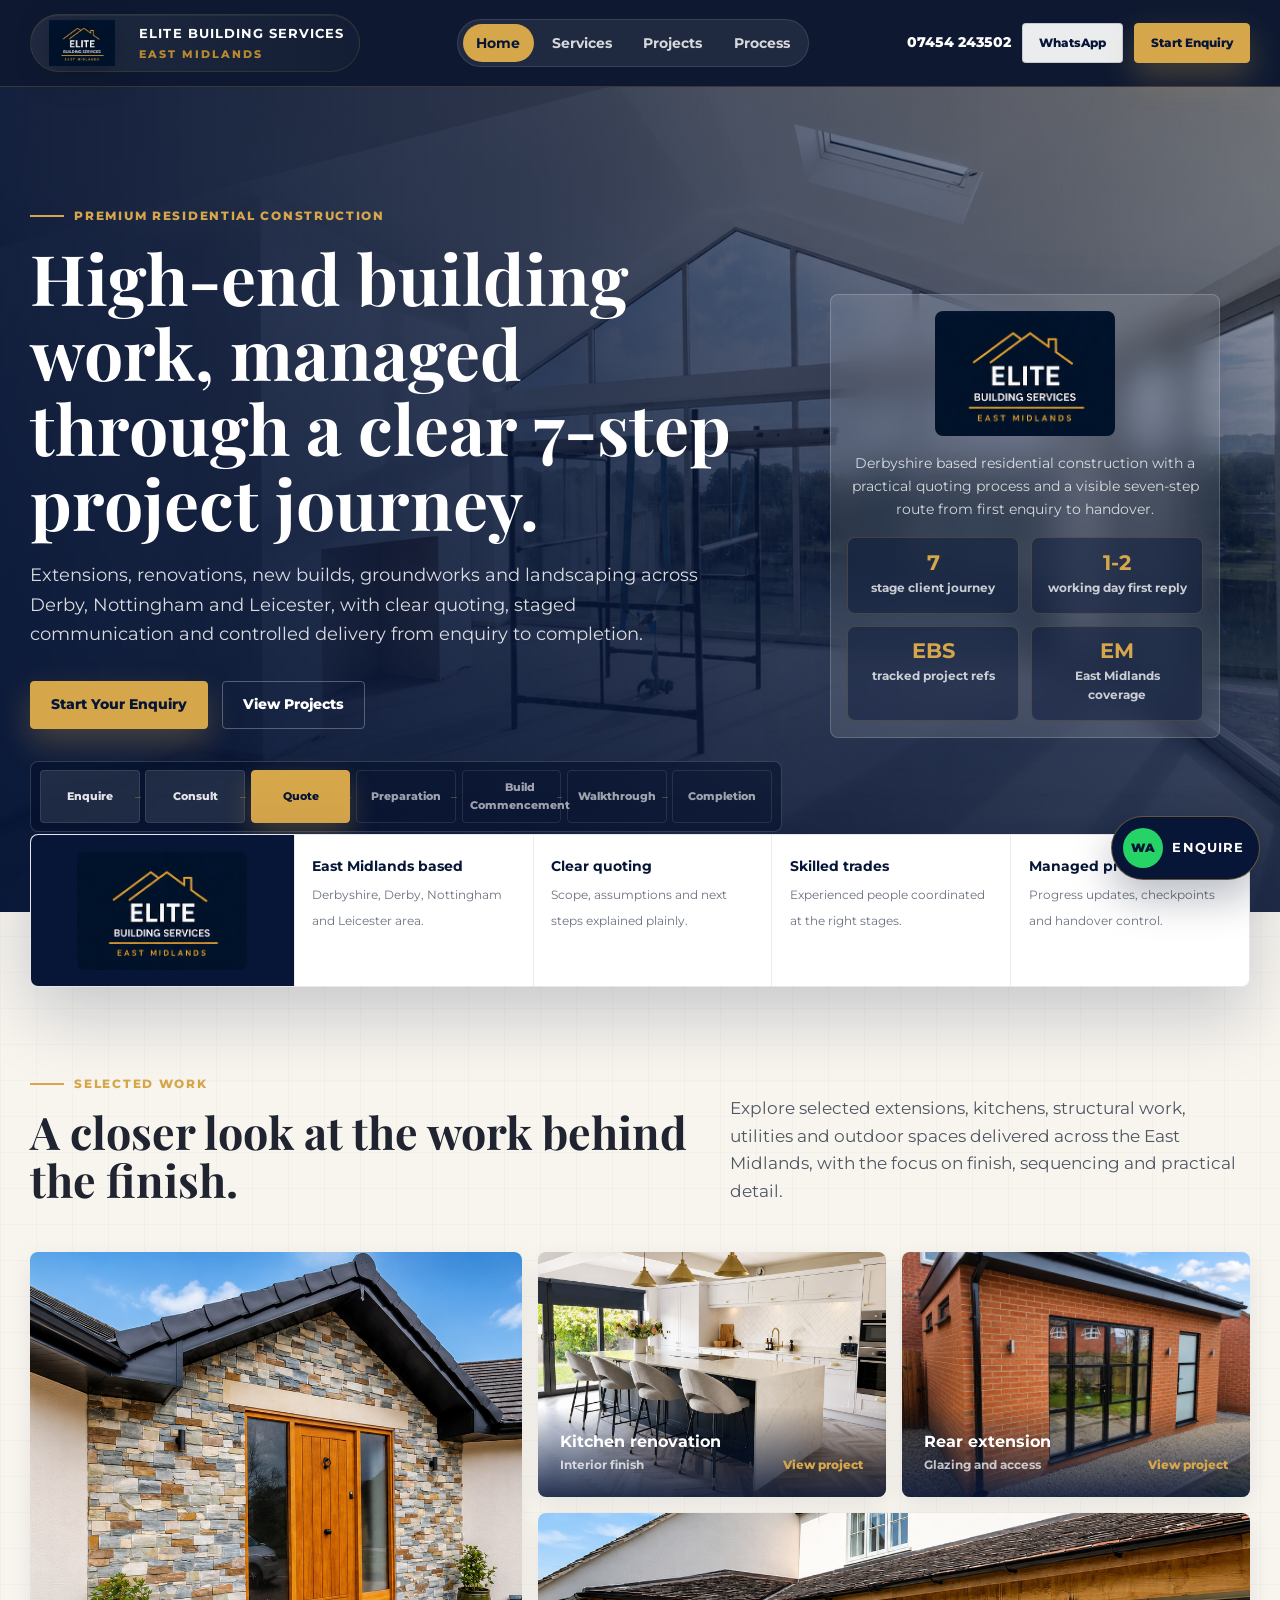
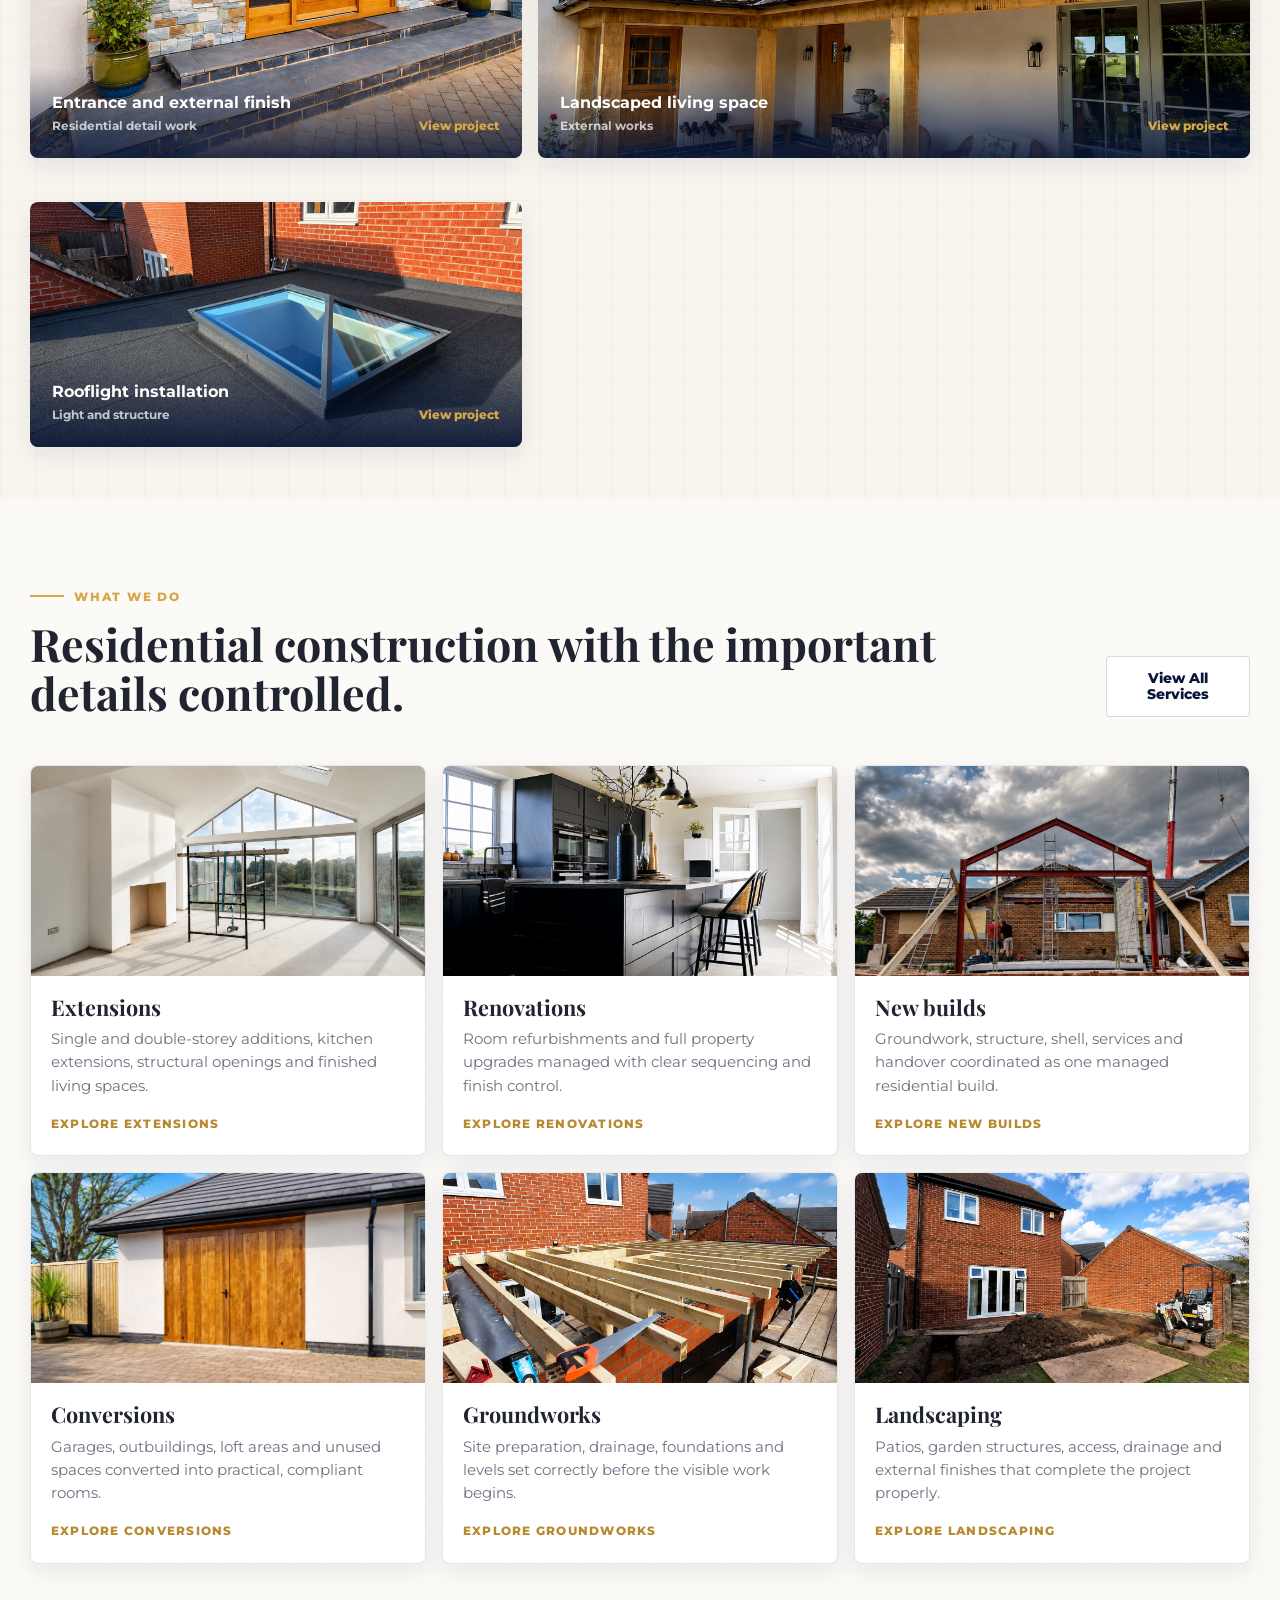
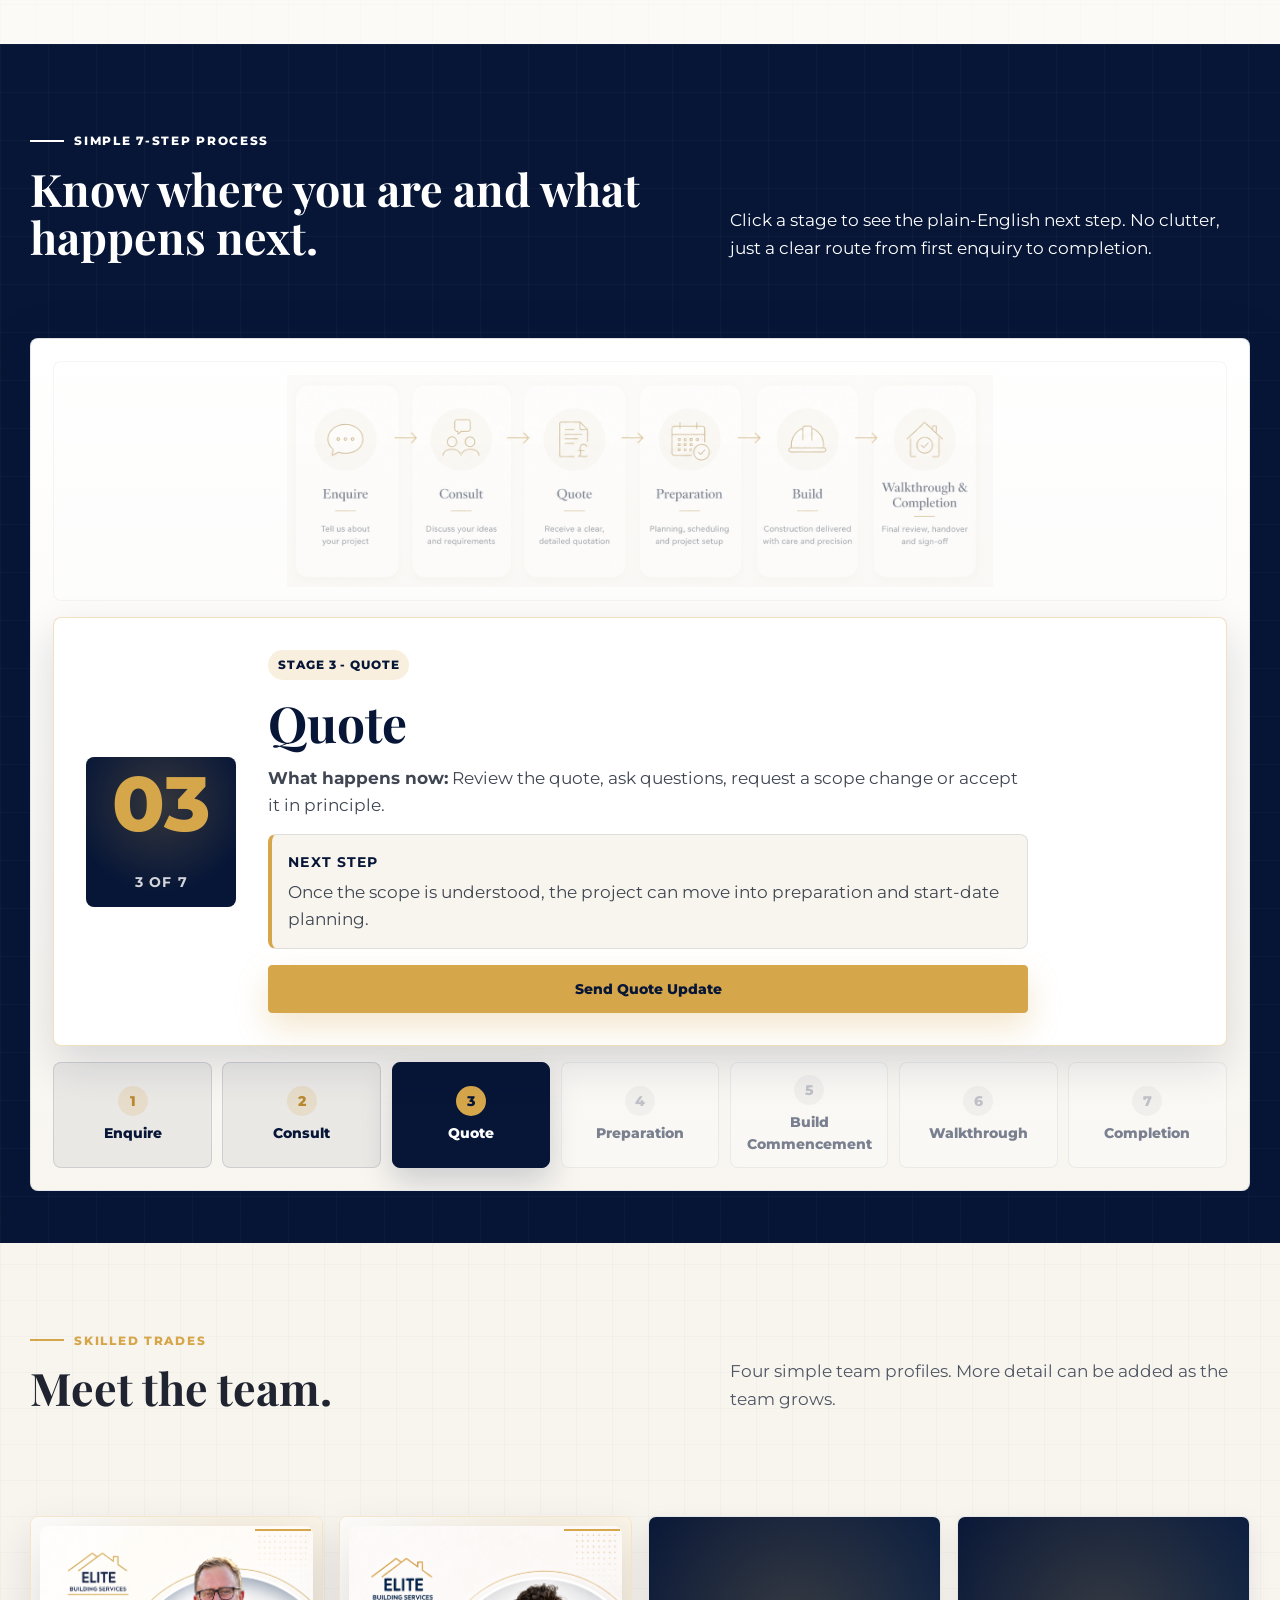
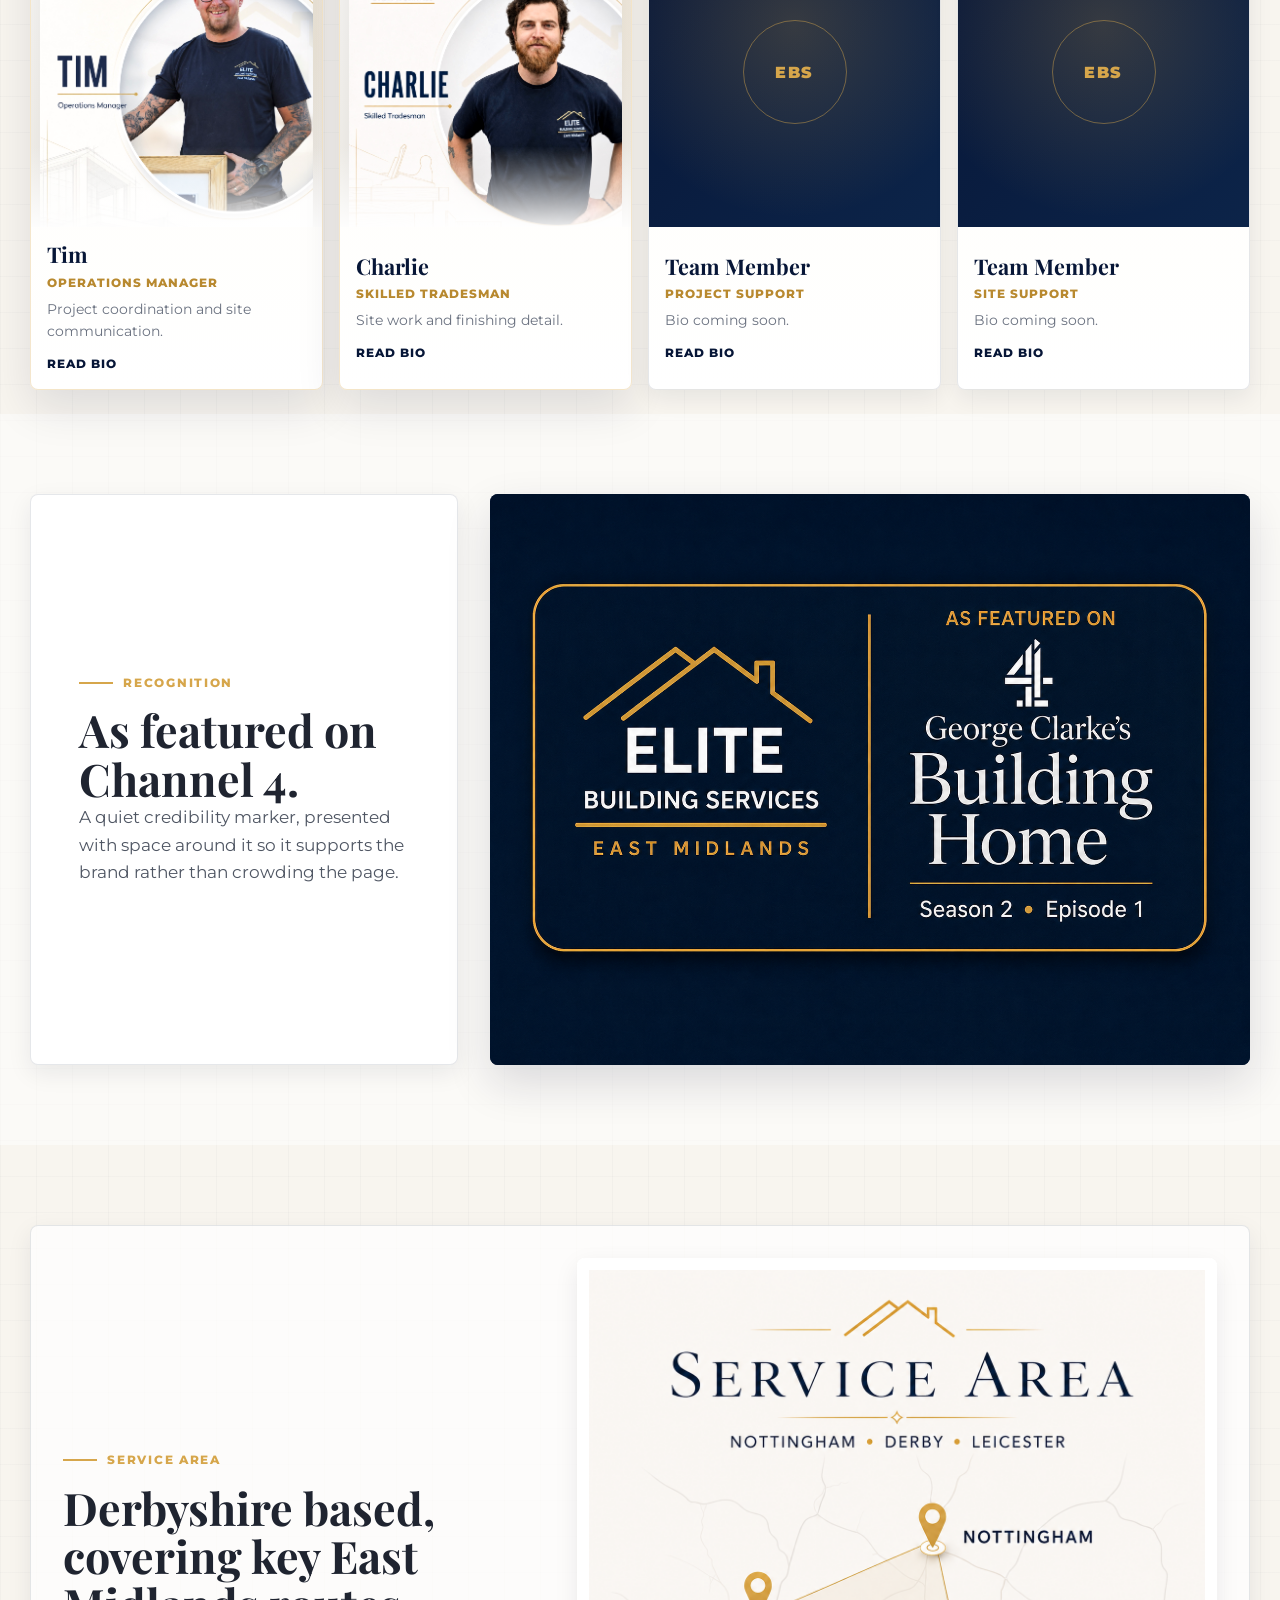
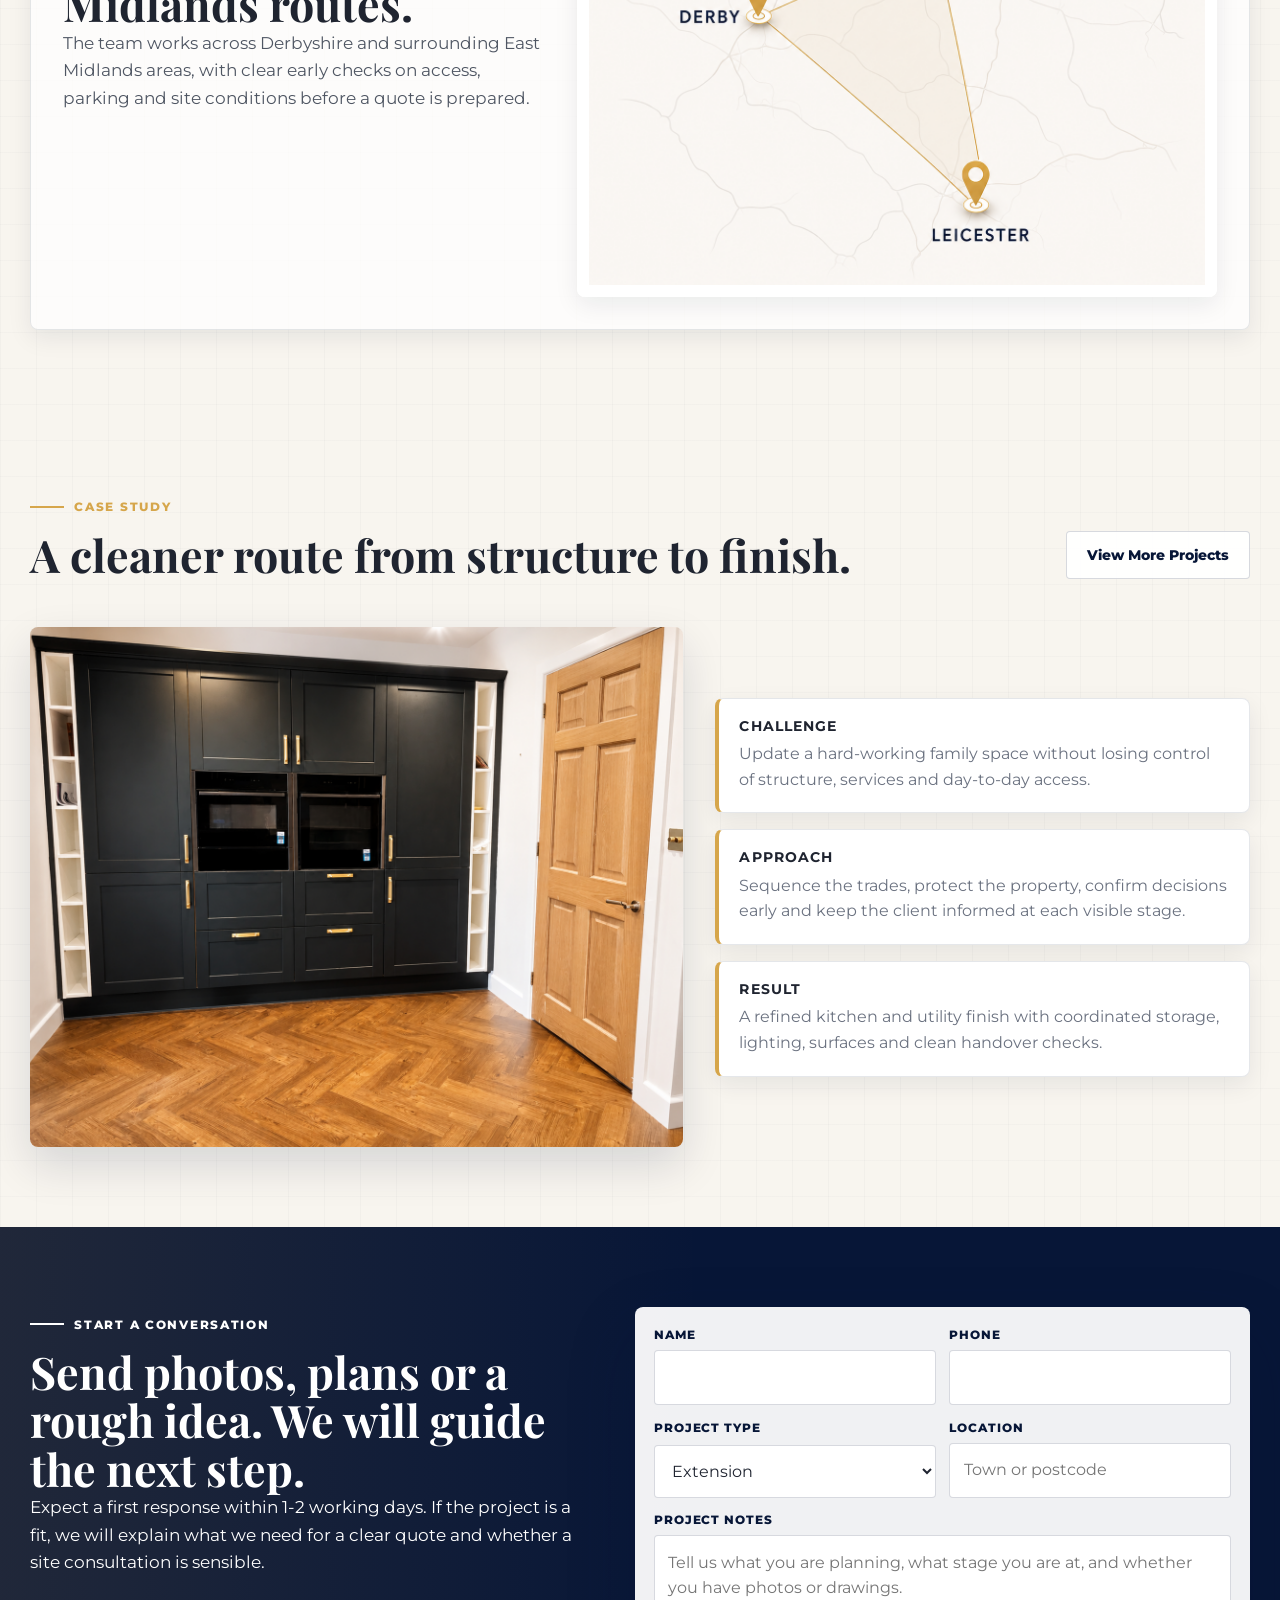
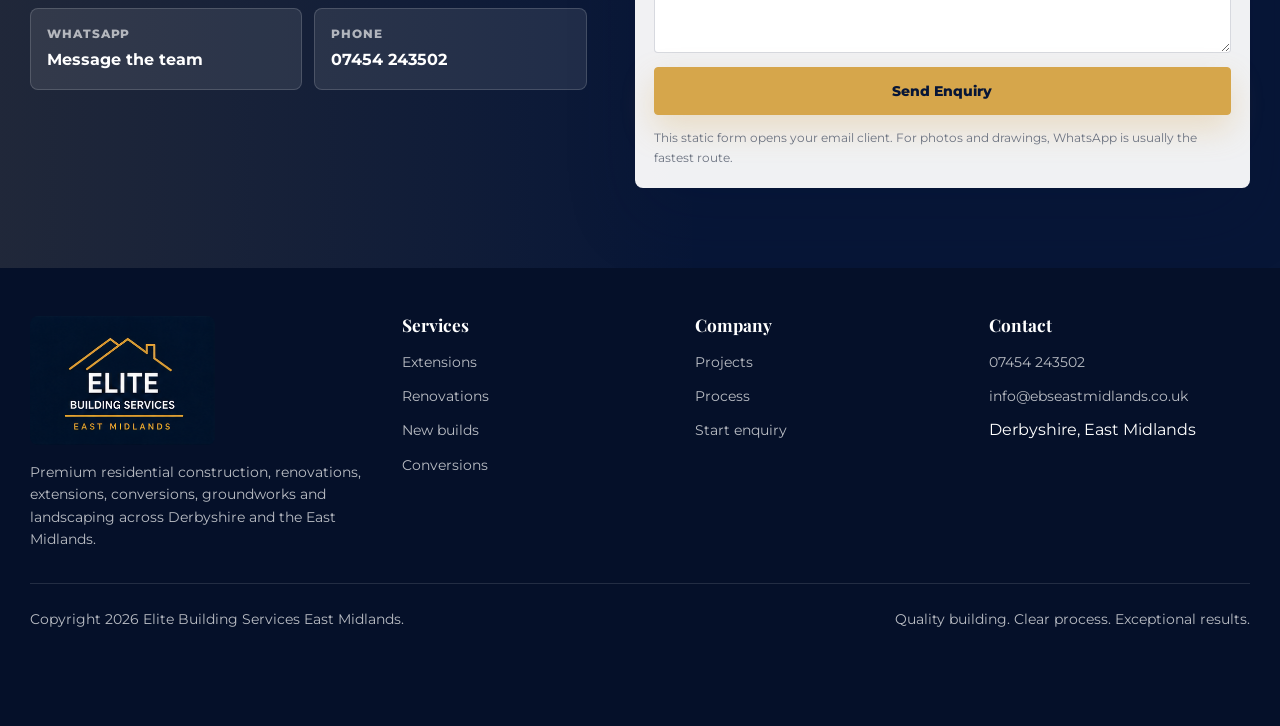
<file: index.html>
<!DOCTYPE html>
<html lang="en">
<head>
    <meta charset="UTF-8">
    <meta name="viewport" content="width=device-width, initial-scale=1.0">
    <title>Elite Building Services East Midlands | Premium Residential Construction</title>
    <meta name="description" content="Premium residential extensions, renovations, conversions, new builds, groundworks and landscaping across Derbyshire and the East Midlands. Clear quoting and managed delivery.">
    <meta name="theme-color" content="#071637">
    <link rel="stylesheet" href="styles.css">
    <noscript><style>.site-loader{display:none}</style></noscript>
</head>
<body>
    <a class="skip-link" href="#main">Skip to content</a>

    <div class="site-loader" aria-hidden="true">
        <img src="images/ebs-logo.png" alt="">
        <span class="loader-lines" aria-hidden="true"><span></span><span></span><span></span><span></span></span>
    </div>

    <header class="site-header" id="siteHeader">
        <div class="container header-inner">
            <a class="brand" href="index.html" aria-label="Elite Building Services East Midlands home">
                <img src="images/ebs-logo.png" width="390" height="256" alt="Elite Building Services East Midlands logo">
                <span class="brand-copy">
                    <strong>Elite Building Services</strong>
                    <span>East Midlands</span>
                </span>
            </a>

            <nav class="primary-nav" aria-label="Primary navigation">
                <a class="active" href="index.html">Home</a>
                <a href="services.html">Services</a>
                <a href="projects.html">Projects</a>
                <a href="process.html">Process</a>
            </nav>

            <div class="header-actions">
                <a class="phone-link" href="tel:07454243502">07454 243502</a>
                <a class="btn btn-secondary btn-small" href="https://wa.me/447454243502?text=Hi%20Elite%20Building%20Services%2C%20I%27d%20like%20to%20discuss%20a%20project" target="_blank" rel="noopener">WhatsApp</a>
                <a class="btn btn-primary btn-small" href="#enquiry">Start Enquiry</a>
                <button class="menu-toggle" id="menuToggle" type="button" aria-expanded="false" aria-controls="mobileMenu">Menu</button>
            </div>
        </div>
    </header>

    <nav class="mobile-menu" id="mobileMenu" aria-label="Mobile navigation">
        <a href="index.html">Home</a>
        <a href="services.html">Services</a>
        <a href="projects.html">Projects</a>
        <a href="process.html">Process</a>
        <a href="tel:07454243502">Call 07454 243502</a>
        <a href="https://wa.me/447454243502?text=Hi%20Elite%20Building%20Services%2C%20I%27d%20like%20to%20discuss%20a%20project" target="_blank" rel="noopener">WhatsApp</a>
    </nav>

    <main id="main">
        <section class="hero-home" aria-labelledby="home-title">
            <img class="hero-image" src="images/extension.png" alt="Bright residential extension with full height glazing in the East Midlands">
            <div class="container hero-inner">
                <div class="hero-copy">
                    <p class="eyebrow">Premium residential construction</p>
                    <h1 id="home-title">High-end building work, managed through a clear 7-step project journey.</h1>
                    <p class="lead">Extensions, renovations, new builds, groundworks and landscaping across Derby, Nottingham and Leicester, with clear quoting, staged communication and controlled delivery from enquiry to completion.</p>
                    <div class="hero-actions">
                        <a class="btn btn-primary" href="#enquiry">Start Your Enquiry</a>
                        <a class="btn btn-ghost" href="projects.html">View Projects</a>
                    </div>
                    <div class="hero-journey-mini" aria-label="Seven step project journey">
                        <span class="is-complete">Enquire</span>
                        <span class="is-complete">Consult</span>
                        <span class="is-active">Quote</span>
                        <span>Preparation</span>
                        <span>Build Commencement</span>
                        <span>Walkthrough</span>
                        <span>Completion</span>
                    </div>
                </div>

                <aside class="hero-brand-card" aria-label="Elite project credentials">
                    <img src="images/ebs-logo.png" width="390" height="256" alt="Elite Building Services East Midlands logo">
                    <p>Derbyshire based residential construction with a practical quoting process and a visible seven-step route from first enquiry to handover.</p>
                    <div class="metric-row">
                        <div class="metric">
                            <strong>7</strong>
                            <span>stage client journey</span>
                        </div>
                        <div class="metric">
                            <strong>1-2</strong>
                            <span>working day first reply</span>
                        </div>
                        <div class="metric">
                            <strong>EBS</strong>
                            <span>tracked project refs</span>
                        </div>
                        <div class="metric">
                            <strong>EM</strong>
                            <span>East Midlands coverage</span>
                        </div>
                    </div>
                </aside>
            </div>
        </section>

        <section class="trust-strip" aria-label="Trust signals">
            <div class="container">
                <div class="trust-strip-inner">
                    <div class="trust-logo">
                        <img src="images/ebs-logo.png" width="390" height="256" alt="Elite Building Services East Midlands logo">
                    </div>
                    <div class="trust-item">
                        <strong>East Midlands based</strong>
                        <span>Derbyshire, Derby, Nottingham and Leicester area.</span>
                    </div>
                    <div class="trust-item">
                        <strong>Clear quoting</strong>
                        <span>Scope, assumptions and next steps explained plainly.</span>
                    </div>
                    <div class="trust-item">
                        <strong>Skilled trades</strong>
                        <span>Experienced people coordinated at the right stages.</span>
                    </div>
                    <div class="trust-item">
                        <strong>Managed projects</strong>
                        <span>Progress updates, checkpoints and handover control.</span>
                    </div>
                </div>
            </div>
        </section>

        <section class="section" aria-labelledby="work-title">
            <div class="container">
                <div class="section-heading">
                    <div>
                        <p class="section-kicker">Selected work</p>
                        <h2 id="work-title">A closer look at the work behind the finish.</h2>
                    </div>
                    <p class="lead">Explore selected extensions, kitchens, structural work, utilities and outdoor spaces delivered across the East Midlands, with the focus on finish, sequencing and practical detail.</p>
                </div>

                <div class="mosaic-grid">
                    <a class="mosaic-item large" href="projects.html" aria-label="View extension project">
                        <img src="images/front-door-2.png" alt="Finished residential entrance with stone detail and timber door">
                        <span class="mosaic-overlay">
                            <span><strong>Entrance and external finish</strong><span>Residential detail work</span></span>
                            <em>View project</em>
                        </span>
                    </a>
                    <a class="mosaic-item" href="projects.html" aria-label="View kitchen project">
                        <img src="images/kitchen-3.png" alt="Completed premium kitchen with island and pendant lighting">
                        <span class="mosaic-overlay">
                            <span><strong>Kitchen renovation</strong><span>Interior finish</span></span>
                            <em>View project</em>
                        </span>
                    </a>
                    <a class="mosaic-item" href="projects.html" aria-label="View extension project">
                        <img src="images/french-doors.png" alt="Brick extension with black framed French doors">
                        <span class="mosaic-overlay">
                            <span><strong>Rear extension</strong><span>Glazing and access</span></span>
                            <em>View project</em>
                        </span>
                    </a>
                    <a class="mosaic-item wide" href="projects.html" aria-label="View landscaping project">
                        <img src="images/landscaping-2.png" alt="Completed outdoor patio and covered seating area">
                        <span class="mosaic-overlay">
                            <span><strong>Landscaped living space</strong><span>External works</span></span>
                            <em>View project</em>
                        </span>
                    </a>
                    <a class="mosaic-item" href="projects.html" aria-label="View rooflight installation">
                        <img src="images/skylight.png" alt="Newly installed rooflight in a bright internal space">
                        <span class="mosaic-overlay">
                            <span><strong>Rooflight installation</strong><span>Light and structure</span></span>
                            <em>View project</em>
                        </span>
                    </a>
                </div>
            </div>
        </section>

        <section class="section section-stone" aria-labelledby="services-title">
            <div class="container">
                <div class="section-heading">
                    <div>
                        <p class="section-kicker">What we do</p>
                        <h2 id="services-title">Residential construction with the important details controlled.</h2>
                    </div>
                    <a class="btn btn-secondary" href="services.html">View All Services</a>
                </div>

                <div class="services-grid">
                    <a class="service-card" href="services.html#extensions">
                        <div class="service-card-media"><img src="images/extension.png" alt="Bright completed home extension with glazed wall"></div>
                        <div class="service-card-body">
                            <h3>Extensions</h3>
                            <p>Single and double-storey additions, kitchen extensions, structural openings and finished living spaces.</p>
                            <span class="card-link">Explore extensions</span>
                        </div>
                    </a>
                    <a class="service-card" href="services.html#renovations">
                        <div class="service-card-media"><img src="images/kitchen.png" alt="Dark finished kitchen renovation with island"></div>
                        <div class="service-card-body">
                            <h3>Renovations</h3>
                            <p>Room refurbishments and full property upgrades managed with clear sequencing and finish control.</p>
                            <span class="card-link">Explore renovations</span>
                        </div>
                    </a>
                    <a class="service-card" href="services.html#new-builds">
                        <div class="service-card-media"><img src="images/crane-2.png" alt="Steel frame being lifted into position on a residential build"></div>
                        <div class="service-card-body">
                            <h3>New builds</h3>
                            <p>Groundwork, structure, shell, services and handover coordinated as one managed residential build.</p>
                            <span class="card-link">Explore new builds</span>
                        </div>
                    </a>
                    <a class="service-card" href="services.html#conversions">
                        <div class="service-card-media"><img src="images/shed-2.png" alt="Finished timber outbuilding and conversion space"></div>
                        <div class="service-card-body">
                            <h3>Conversions</h3>
                            <p>Garages, outbuildings, loft areas and unused spaces converted into practical, compliant rooms.</p>
                            <span class="card-link">Explore conversions</span>
                        </div>
                    </a>
                    <a class="service-card" href="services.html#groundworks">
                        <div class="service-card-media"><img src="images/wip.png" alt="Timber joists and site preparation on a residential project"></div>
                        <div class="service-card-body">
                            <h3>Groundworks</h3>
                            <p>Site preparation, drainage, foundations and levels set correctly before the visible work begins.</p>
                            <span class="card-link">Explore groundworks</span>
                        </div>
                    </a>
                    <a class="service-card" href="services.html#landscaping">
                        <div class="service-card-media"><img src="images/landscape-1.png" alt="Garden area during residential landscaping work"></div>
                        <div class="service-card-body">
                            <h3>Landscaping</h3>
                            <p>Patios, garden structures, access, drainage and external finishes that complete the project properly.</p>
                            <span class="card-link">Explore landscaping</span>
                        </div>
                    </a>
                </div>
            </div>
        </section>

        <section class="section portal-section" aria-labelledby="portal-title">
            <div class="container">
                <div class="section-heading">
                    <div>
                        <p class="section-kicker">Simple 7-step process</p>
                        <h2 id="portal-title">Know where you are and what happens next.</h2>
                    </div>
                    <p class="lead">Click a stage to see the plain-English next step. No clutter, just a clear route from first enquiry to completion.</p>
                </div>

                <div class="simple-process" data-portal data-default-stage="2">
                    <img class="process-flow-bg" src="images/process-flow.png" alt="" aria-hidden="true">
                    <article class="current-stage-card" aria-live="polite">
                        <div class="current-stage-number">
                            <span data-portal-stage-number>03</span>
                            <strong data-portal-step-text>3 of 7</strong>
                        </div>
                        <div class="current-stage-copy">
                            <span class="status-chip" data-portal-status>Stage 3</span>
                            <h3 data-portal-title>Quote</h3>
                            <p><strong>What happens now:</strong> <span data-portal-summary>We turn your photos, measurements and project notes into a clear written quote.</span></p>
                            <div class="next-step-box">
                                <strong>Next step</strong>
                                <p data-portal-next>Review the quote and confirm whether you would like to move into preparation.</p>
                            </div>
                            <a class="btn btn-primary" href="#enquiry" data-portal-cta>Discuss My Quote</a>
                        </div>
                    </article>
                    <div class="simple-stage-flow" aria-label="Project stages">
                        <button class="simple-stage is-complete" type="button" data-stage="0"><span>1</span>Enquire</button>
                        <button class="simple-stage is-complete" type="button" data-stage="1"><span>2</span>Consult</button>
                        <button class="simple-stage is-active" type="button" data-stage="2"><span>3</span>Quote</button>
                        <button class="simple-stage" type="button" data-stage="3"><span>4</span>Preparation</button>
                        <button class="simple-stage" type="button" data-stage="4"><span>5</span>Build Commencement</button>
                        <button class="simple-stage" type="button" data-stage="5"><span>6</span>Walkthrough</button>
                        <button class="simple-stage" type="button" data-stage="6"><span>7</span>Completion</button>
                    </div>
                </div>
            </div>
        </section>

        <section class="section" aria-labelledby="team-title">
            <div class="container">
                <div class="section-heading">
                    <div>
                        <p class="section-kicker">Skilled trades</p>
                        <h2 id="team-title">Meet the team.</h2>
                    </div>
                    <p class="lead">Four simple team profiles. More detail can be added as the team grows.</p>
                </div>

                <div class="team-grid team-grid-equal">
                    <button class="team-card person-card" type="button" data-team-card data-name="Tim" data-role="Operations Manager" data-image="images/tim.jpeg" data-image-alt="Tim, Operations Manager at Elite Building Services" data-bio="Tim helps keep projects organised from first conversation through to site communication. His role is to make the route clear and keep clients informed.">
                        <span class="team-card-image"><img src="images/tim.jpeg" alt="Tim, Operations Manager at Elite Building Services"></span>
                        <span class="team-card-body">
                            <strong>Tim</strong>
                            <span>Operations Manager</span>
                            <em>Project coordination and site communication.</em>
                            <small>Read bio</small>
                        </span>
                    </button>
                    <button class="team-card person-card" type="button" data-team-card data-name="Charlie" data-role="Skilled Tradesman" data-image="images/charlie.jpeg" data-image-alt="Charlie, skilled tradesman at Elite Building Services" data-bio="Charlie supports the practical delivery on site, with a focus on workmanship, finishing detail and keeping the standard consistent.">
                        <span class="team-card-image"><img src="images/charlie.jpeg" alt="Charlie, skilled tradesman at Elite Building Services"></span>
                        <span class="team-card-body">
                            <strong>Charlie</strong>
                            <span>Skilled Tradesman</span>
                            <em>Site work and finishing detail.</em>
                            <small>Read bio</small>
                        </span>
                    </button>
                    <button class="team-card placeholder-card" type="button" data-team-card data-name="Team Member" data-role="Project Support" data-initials="EBS" data-bio="This profile is reserved for future team information. It keeps the team section balanced without inventing names or biographies.">
                        <span class="team-card-image placeholder-mark" aria-hidden="true"><span>EBS</span></span>
                        <span class="team-card-body">
                            <strong>Team Member</strong>
                            <span>Project Support</span>
                            <em>Bio coming soon.</em>
                            <small>Read bio</small>
                        </span>
                    </button>
                    <button class="team-card placeholder-card" type="button" data-team-card data-name="Team Member" data-role="Site Support" data-initials="EBS" data-bio="This profile is intentionally reserved for another team member. It can be updated later with a photo, role and short bio.">
                        <span class="team-card-image placeholder-mark" aria-hidden="true"><span>EBS</span></span>
                        <span class="team-card-body">
                            <strong>Team Member</strong>
                            <span>Site Support</span>
                            <em>Bio coming soon.</em>
                            <small>Read bio</small>
                        </span>
                    </button>
                </div>
            </div>
        </section>

        <section class="section section-stone" aria-labelledby="featured-title">
            <div class="container">
                <div class="channel-feature">
                    <div class="feature-card channel-copy">
                        <p class="section-kicker">Recognition</p>
                        <h2 id="featured-title">As featured on Channel 4.</h2>
                        <p class="lead">A quiet credibility marker, presented with space around it so it supports the brand rather than crowding the page.</p>
                    </div>
                    <div class="channel-media">
                        <img src="images/channel-4.png" alt="Elite Building Services as featured on Channel 4 George Clarke's Building Home">
                    </div>
                </div>
            </div>
        </section>

        <section class="section" aria-labelledby="area-title">
            <div class="container">
                <div class="service-area-card">
                    <div>
                        <p class="section-kicker">Service area</p>
                        <h2 id="area-title">Derbyshire based, covering key East Midlands routes.</h2>
                        <p class="lead">The team works across Derbyshire and surrounding East Midlands areas, with clear early checks on access, parking and site conditions before a quote is prepared.</p>
                    </div>
                    <div class="service-area-map">
                        <img src="images/map.png" alt="Elite Building Services service area map covering Nottingham, Derby and Leicester">
                    </div>
                </div>
            </div>
        </section>

        <section class="section" aria-labelledby="case-title">
            <div class="container">
                <div class="section-heading">
                    <div>
                        <p class="section-kicker">Case study</p>
                        <h2 id="case-title">A cleaner route from structure to finish.</h2>
                    </div>
                    <a class="btn btn-secondary" href="projects.html">View More Projects</a>
                </div>

                <div class="case-study-grid">
                    <div class="case-image">
                        <img src="images/kitchen-4.png" alt="Completed kitchen and fitted storage after renovation">
                    </div>
                    <div class="case-content">
                        <article class="case-card">
                            <h3>Challenge</h3>
                            <p>Update a hard-working family space without losing control of structure, services and day-to-day access.</p>
                        </article>
                        <article class="case-card">
                            <h3>Approach</h3>
                            <p>Sequence the trades, protect the property, confirm decisions early and keep the client informed at each visible stage.</p>
                        </article>
                        <article class="case-card">
                            <h3>Result</h3>
                            <p>A refined kitchen and utility finish with coordinated storage, lighting, surfaces and clean handover checks.</p>
                        </article>
                    </div>
                </div>
            </div>
        </section>

        <section class="section cta-band" id="enquiry" aria-labelledby="enquiry-title">
            <div class="container cta-grid">
                <div class="cta-copy">
                    <p class="section-kicker">Start a conversation</p>
                    <h2 id="enquiry-title">Send photos, plans or a rough idea. We will guide the next step.</h2>
                    <p class="lead">Expect a first response within 1-2 working days. If the project is a fit, we will explain what we need for a clear quote and whether a site consultation is sensible.</p>
                    <div class="contact-cards">
                        <a class="contact-card" href="https://wa.me/447454243502?text=Hi%20Elite%20Building%20Services%2C%20I%27d%20like%20to%20discuss%20a%20project" target="_blank" rel="noopener">
                            <span>WhatsApp</span>
                            <strong>Message the team</strong>
                        </a>
                        <a class="contact-card" href="tel:07454243502">
                            <span>Phone</span>
                            <strong>07454 243502</strong>
                        </a>
                    </div>
                </div>

                <form class="enquiry-form" action="mailto:info@ebseastmidlands.co.uk" method="post" enctype="text/plain">
                    <div class="form-row">
                        <div class="field">
                            <label for="name">Name</label>
                            <input id="name" name="name" autocomplete="name" required>
                        </div>
                        <div class="field">
                            <label for="phone">Phone</label>
                            <input id="phone" name="phone" autocomplete="tel" required>
                        </div>
                    </div>
                    <div class="form-row">
                        <div class="field">
                            <label for="service">Project type</label>
                            <select id="service" name="project_type">
                                <option>Extension</option>
                                <option>Renovation</option>
                                <option>New build</option>
                                <option>Conversion</option>
                                <option>Groundworks</option>
                                <option>Landscaping</option>
                                <option>Not sure yet</option>
                            </select>
                        </div>
                        <div class="field">
                            <label for="postcode">Location</label>
                            <input id="postcode" name="location" autocomplete="postal-code" placeholder="Town or postcode">
                        </div>
                    </div>
                    <div class="field">
                        <label for="message">Project notes</label>
                        <textarea id="message" name="message" placeholder="Tell us what you are planning, what stage you are at, and whether you have photos or drawings."></textarea>
                    </div>
                    <button class="btn btn-primary" type="submit">Send Enquiry</button>
                    <p class="form-note">This static form opens your email client. For photos and drawings, WhatsApp is usually the fastest route.</p>
                </form>
            </div>
        </section>
    </main>

    <div class="modal team-modal" id="teamModal" role="dialog" aria-modal="true" aria-hidden="true" aria-labelledby="teamModalTitle">
        <div class="modal-backdrop" data-team-modal-close></div>
        <div class="team-modal-dialog">
            <button class="modal-close" type="button" aria-label="Close team bio" data-team-modal-close>&times;</button>
            <div class="team-modal-image" data-team-modal-image-wrap>
                <img alt="" data-team-modal-image hidden>
                <span data-team-modal-initials>EBS</span>
            </div>
            <div class="team-modal-content">
                <span class="status-chip" data-team-modal-role>Project Support</span>
                <h2 id="teamModalTitle" data-team-modal-name>Team Member</h2>
                <p data-team-modal-bio>Bio coming soon.</p>
                <button class="btn btn-primary" type="button" data-team-modal-close>Close</button>
            </div>
        </div>
    </div>

    <footer class="site-footer">
        <div class="container">
            <div class="footer-grid">
                <div>
                    <img class="footer-logo" src="images/ebs-logo.png" width="390" height="256" alt="Elite Building Services East Midlands logo">
                    <p>Premium residential construction, renovations, extensions, conversions, groundworks and landscaping across Derbyshire and the East Midlands.</p>
                </div>
                <div>
                    <h4>Services</h4>
                    <ul class="footer-list">
                        <li><a href="services.html#extensions">Extensions</a></li>
                        <li><a href="services.html#renovations">Renovations</a></li>
                        <li><a href="services.html#new-builds">New builds</a></li>
                        <li><a href="services.html#conversions">Conversions</a></li>
                    </ul>
                </div>
                <div>
                    <h4>Company</h4>
                    <ul class="footer-list">
                        <li><a href="projects.html">Projects</a></li>
                        <li><a href="process.html">Process</a></li>
                        <li><a href="index.html#enquiry">Start enquiry</a></li>
                    </ul>
                </div>
                <div>
                    <h4>Contact</h4>
                    <ul class="footer-list">
                        <li><a href="tel:07454243502">07454 243502</a></li>
                        <li><a href="mailto:info@ebseastmidlands.co.uk">info@ebseastmidlands.co.uk</a></li>
                        <li>Derbyshire, East Midlands</li>
                    </ul>
                </div>
            </div>
            <div class="footer-bottom">
                <p>Copyright 2026 Elite Building Services East Midlands.</p>
                <p>Quality building. Clear process. Exceptional results.</p>
            </div>
        </div>
    </footer>

    <div class="floating-enquiry" data-floating-enquiry>
        <button class="floating-enquiry-toggle" type="button" aria-expanded="false" aria-controls="floatingEnquiryPanel">
            <span>WA</span>
            <strong>Enquire</strong>
        </button>
        <div class="floating-enquiry-panel" id="floatingEnquiryPanel">
            <p>Start with photos, plans or a rough idea.</p>
            <a href="https://wa.me/447454243502?text=Hi%20Elite%20Building%20Services%2C%20I%27d%20like%20to%20start%20an%20enquiry.%20I%20can%20send%20photos%20of%20the%20project%20area." target="_blank" rel="noopener">General enquiry</a>
            <a href="https://wa.me/447454243502?text=Hi%20Elite%20Building%20Services%2C%20I%27m%20planning%20an%20extension.%20I%20can%20send%20clear%20photos%20of%20the%20area%2C%20access%20and%20levels." target="_blank" rel="noopener">Extension photo enquiry</a>
            <a href="https://wa.me/447454243502?text=Hi%20Elite%20Building%20Services%2C%20I%27m%20planning%20a%20kitchen%20renovation.%20I%20can%20send%20current%20photos%20and%20rough%20dimensions." target="_blank" rel="noopener">Kitchen renovation enquiry</a>
            <a href="tel:07454243502">Call 07454 243502</a>
        </div>
    </div>

    <div class="mobile-contact-bar" aria-label="Quick contact">
        <a href="https://wa.me/447454243502?text=Hi%20Elite%20Building%20Services%2C%20I%27d%20like%20to%20discuss%20a%20project" target="_blank" rel="noopener">WhatsApp</a>
        <a href="tel:07454243502">Call</a>
        <a href="#enquiry">Enquire</a>
    </div>

    <script src="script.js"></script>
</body>
</html>
</file>
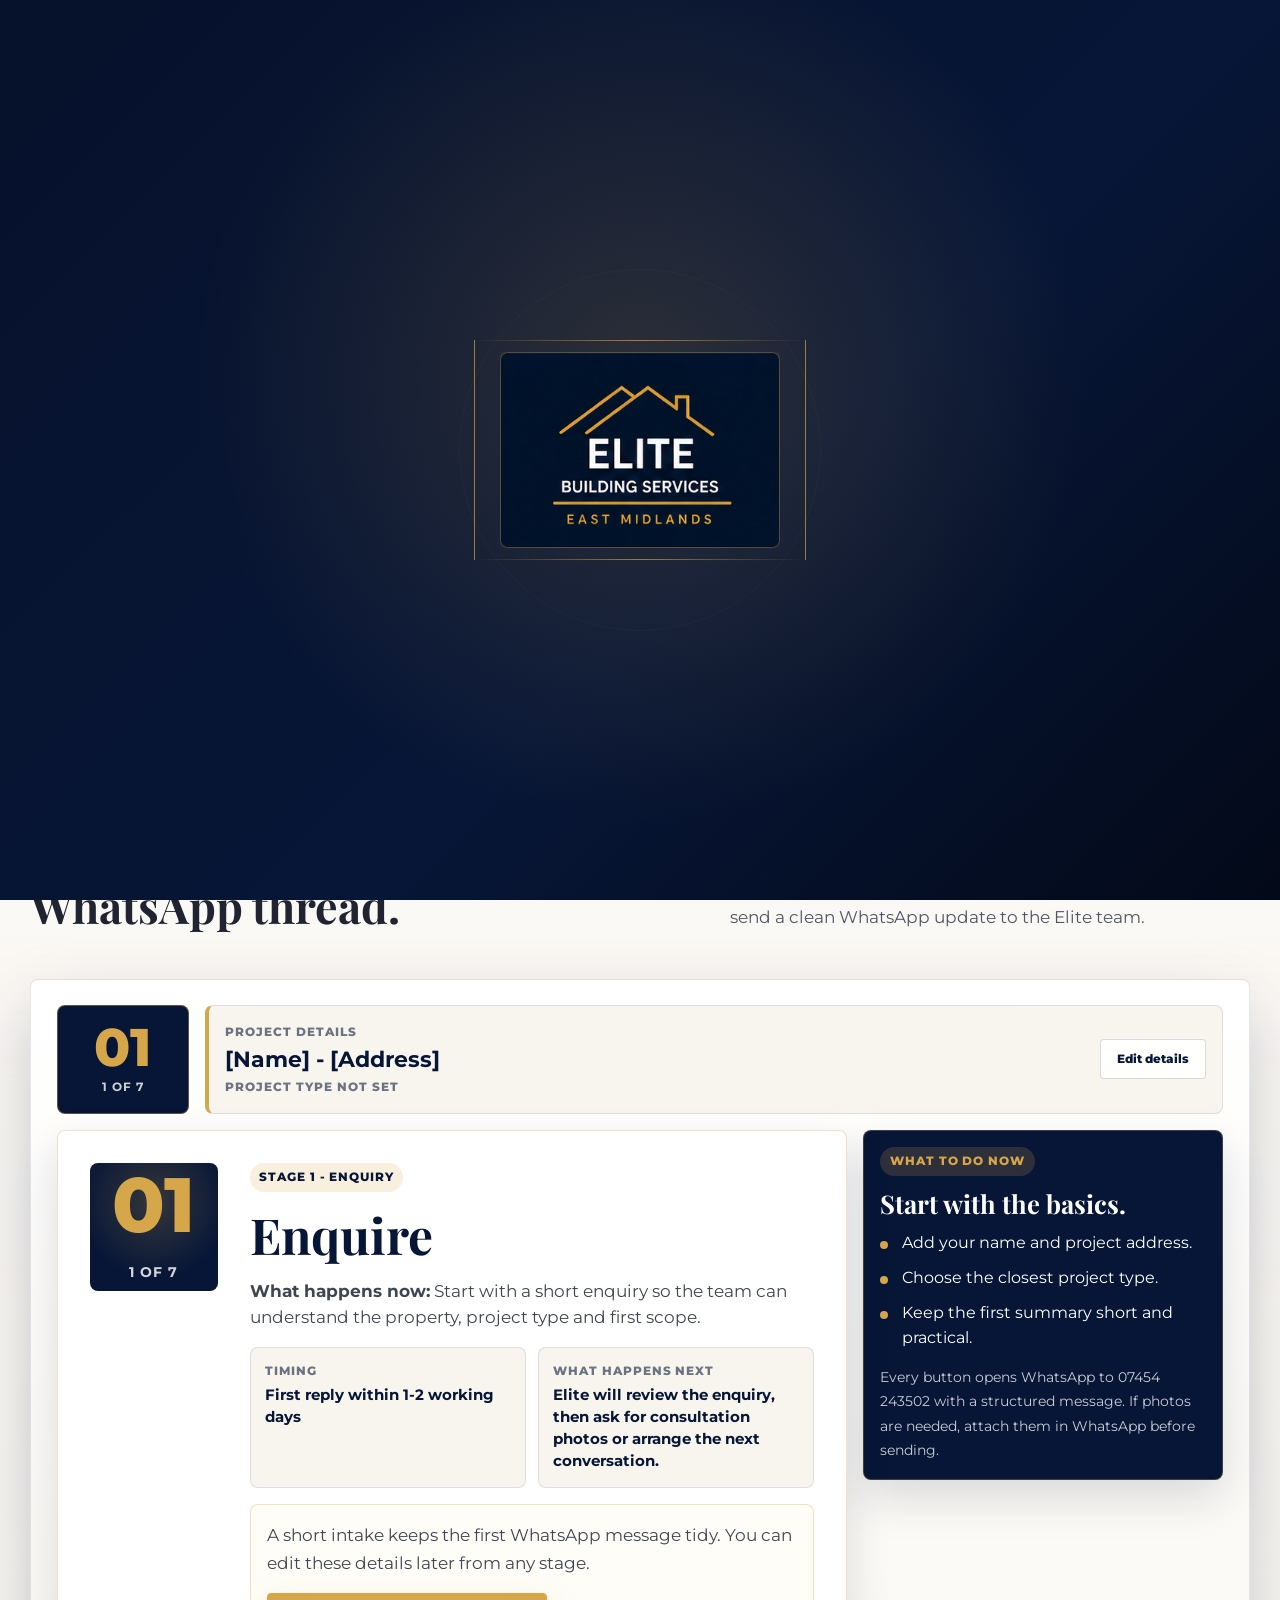
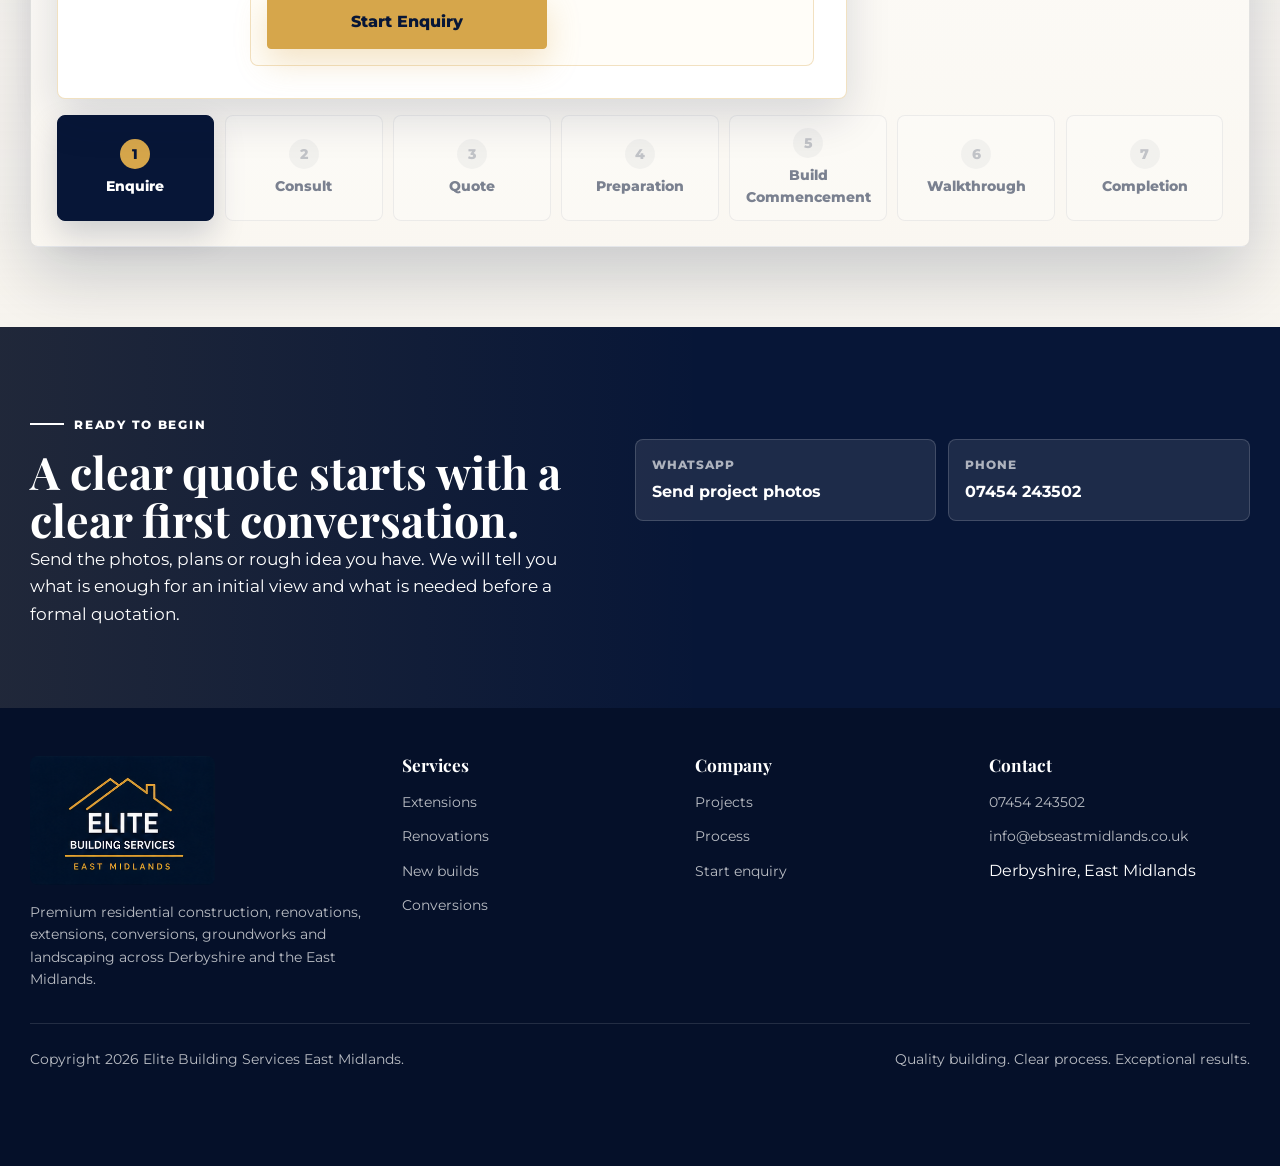
<file: process.html>
<!DOCTYPE html>
<html lang="en">
<head>
    <meta charset="UTF-8">
    <meta name="viewport" content="width=device-width, initial-scale=1.0">
    <title>Project Process | Elite Building Services East Midlands</title>
    <meta name="description" content="A portal-style walkthrough of the Elite Building Services seven-stage residential construction process, from enquiry and consultation to quote, build and completion.">
    <meta name="theme-color" content="#071637">
    <link rel="stylesheet" href="styles.css">
    <noscript><style>.site-loader{display:none}</style></noscript>
</head>
<body class="process-page">
    <a class="skip-link" href="#main">Skip to content</a>

    <div class="site-loader" aria-hidden="true">
        <img src="images/ebs-logo.png" alt="">
        <span class="loader-lines" aria-hidden="true"><span></span><span></span><span></span><span></span></span>
    </div>

    <header class="site-header" id="siteHeader">
        <div class="container header-inner">
            <a class="brand" href="index.html" aria-label="Elite Building Services East Midlands home">
                <img src="images/ebs-logo.png" width="390" height="256" alt="Elite Building Services East Midlands logo">
                <span class="brand-copy">
                    <strong>Elite Building Services</strong>
                    <span>East Midlands</span>
                </span>
            </a>

            <nav class="primary-nav" aria-label="Primary navigation">
                <a href="index.html">Home</a>
                <a href="services.html">Services</a>
                <a href="projects.html">Projects</a>
                <a class="active" href="process.html">Process</a>
            </nav>

            <div class="header-actions">
                <a class="phone-link" href="tel:07454243502">07454 243502</a>
                <a class="btn btn-secondary btn-small" href="https://wa.me/447454243502?text=Hi%20Elite%20Building%20Services%2C%20I%27d%20like%20to%20discuss%20a%20project" target="_blank" rel="noopener">WhatsApp</a>
                <a class="btn btn-primary btn-small" href="index.html#enquiry">Start Enquiry</a>
                <button class="menu-toggle" id="menuToggle" type="button" aria-expanded="false" aria-controls="mobileMenu">Menu</button>
            </div>
        </div>
    </header>

    <nav class="mobile-menu" id="mobileMenu" aria-label="Mobile navigation">
        <a href="index.html">Home</a>
        <a href="services.html">Services</a>
        <a href="projects.html">Projects</a>
        <a href="process.html">Process</a>
        <a href="tel:07454243502">Call 07454 243502</a>
        <a href="https://wa.me/447454243502?text=Hi%20Elite%20Building%20Services%2C%20I%27d%20like%20to%20discuss%20a%20project" target="_blank" rel="noopener">WhatsApp</a>
    </nav>

    <main id="main">
        <section class="page-hero control-hero" aria-labelledby="process-title">
            <img class="page-hero-img" src="images/wip.png" alt="Residential structure and timber work during preparation">
            <div class="container page-hero-content control-grid">
                <div>
                    <p class="eyebrow">Simple project route</p>
                    <h1 id="process-title">A controlled route from first enquiry to handover.</h1>
                    <p class="lead">The build should feel organised before work starts. Our seven-stage process keeps each step clear and easy to follow.</p>
                    <div class="hero-actions">
                        <a class="btn btn-primary" href="index.html#enquiry">Start Your Enquiry</a>
                        <a class="btn btn-ghost" href="#stage-details">Explore Stages</a>
                    </div>
                </div>

                <aside class="control-screen" aria-label="Mock project portal overview">
                    <div class="control-screen-top">
                        <img src="images/ebs-logo.png" width="390" height="256" alt="Elite Building Services East Midlands logo">
                        <span class="status-chip">Project EBS-0427</span>
                    </div>
                    <div class="control-screen-image">
                        <img src="images/kitchen-in-progress.png" alt="Tradesperson preparing a kitchen installation inside a residential project">
                    </div>
                </aside>
            </div>
        </section>

        <section class="section client-portal-section" id="stage-details" aria-labelledby="stage-details-title">
            <div class="container">
                <div class="section-heading">
                    <div>
                        <p class="section-kicker">Client project portal</p>
                        <h2 id="stage-details-title">Seven clear steps, one WhatsApp thread.</h2>
                    </div>
                    <p class="lead">Choose the stage you are in, add only the details needed, and send a clean WhatsApp update to the Elite team.</p>
                </div>

                <div class="simple-process process-page-flow client-portal" data-portal data-client-portal data-default-stage="0">
                    <div class="portal-toolbar">
                        <div class="portal-stage-badge" aria-live="polite">
                            <span data-portal-stage-number>01</span>
                            <strong data-portal-step-text>1 of 7</strong>
                        </div>
                        <div class="portal-project-card">
                            <div>
                                <span>Project details</span>
                                <strong data-project-line>[Name] - [Address]</strong>
                                <em data-project-type-label>Project type not set</em>
                            </div>
                            <button class="btn btn-secondary btn-small" type="button" data-toggle-project-details>Edit details</button>
                        </div>
                    </div>

                    <form class="portal-project-form" data-project-details-form hidden>
                        <div class="form-row">
                            <div class="field">
                                <label for="portalClientName">Name</label>
                                <input id="portalClientName" name="name" autocomplete="name" data-project-input="name" placeholder="Your name" required>
                            </div>
                            <div class="field">
                                <label for="portalProjectAddress">Address</label>
                                <input id="portalProjectAddress" name="address" autocomplete="street-address" data-project-input="address" placeholder="Project address" required>
                            </div>
                        </div>
                        <div class="form-row">
                            <div class="field">
                                <label for="portalPhone">Phone number optional</label>
                                <input id="portalPhone" name="phone" autocomplete="tel" data-project-input="phone" placeholder="Best contact number">
                            </div>
                            <div class="field">
                                <label for="portalProjectType">Project type</label>
                                <select id="portalProjectType" name="projectType" data-project-input="projectType" required>
                                    <option value="">Select a project type</option>
                                    <option>Extension</option>
                                    <option>Renovation</option>
                                    <option>Kitchen</option>
                                    <option>Bathroom</option>
                                    <option>Conversion</option>
                                    <option>Groundworks</option>
                                    <option>Landscaping</option>
                                    <option>New Build</option>
                                    <option>Other</option>
                                </select>
                            </div>
                        </div>
                        <div class="field">
                            <label for="portalProjectSummary">Short project summary</label>
                            <textarea id="portalProjectSummary" name="summary" data-project-input="summary" placeholder="A short note about the work you are planning."></textarea>
                        </div>
                        <div class="portal-action-row">
                            <button class="btn btn-primary" type="submit">Save Project Details</button>
                            <button class="btn btn-secondary" type="button" data-cancel-project-details>Cancel</button>
                        </div>
                    </form>

                    <div class="portal-stage-layout">
                        <article class="current-stage-card portal-stage-card" aria-live="polite">
                            <div class="current-stage-number">
                                <span data-portal-stage-number>01</span>
                                <strong data-portal-step-text>1 of 7</strong>
                            </div>
                            <div class="current-stage-copy">
                                <span class="status-chip" data-portal-status>Stage 1</span>
                                <h3 data-portal-title>Enquire</h3>
                                <p><strong>What happens now:</strong> <span data-portal-summary>Tell us what you are planning through a short WhatsApp enquiry.</span></p>
                                <div class="portal-meta-row">
                                    <div>
                                        <span>Timing</span>
                                        <strong data-portal-timing>First reply within 1-2 working days</strong>
                                    </div>
                                    <div>
                                        <span>What happens next</span>
                                        <strong data-portal-next>We confirm the right route and ask for consultation details if needed.</strong>
                                    </div>
                                </div>
                                <div class="stage-action-panel" data-stage-action-panel></div>
                            </div>
                        </article>

                        <aside class="portal-helper-card">
                            <span class="status-chip">What to do now</span>
                            <h3 data-helper-title>Start with the basics.</h3>
                            <ul class="portal-checklist" data-portal-checklist></ul>
                            <p class="portal-note">Every button opens WhatsApp to 07454 243502 with a structured message. If photos are needed, attach them in WhatsApp before sending.</p>
                        </aside>
                    </div>

                    <div class="simple-stage-flow client-stage-flow" aria-label="Project stages">
                        <button class="simple-stage is-active" type="button" data-stage="0"><span>1</span>Enquire</button>
                        <button class="simple-stage" type="button" data-stage="1"><span>2</span>Consult</button>
                        <button class="simple-stage" type="button" data-stage="2"><span>3</span>Quote</button>
                        <button class="simple-stage" type="button" data-stage="3"><span>4</span>Preparation</button>
                        <button class="simple-stage" type="button" data-stage="4"><span>5</span>Build Commencement</button>
                        <button class="simple-stage" type="button" data-stage="5"><span>6</span>Walkthrough</button>
                        <button class="simple-stage" type="button" data-stage="6"><span>7</span>Completion</button>
                    </div>
                </div>
            </div>
        </section>

        <section class="section cta-band" aria-labelledby="process-cta-title">
            <div class="container cta-grid">
                <div class="cta-copy">
                    <p class="section-kicker">Ready to begin</p>
                    <h2 id="process-cta-title">A clear quote starts with a clear first conversation.</h2>
                    <p class="lead">Send the photos, plans or rough idea you have. We will tell you what is enough for an initial view and what is needed before a formal quotation.</p>
                </div>
                <div class="contact-cards">
                    <a class="contact-card" href="https://wa.me/447454243502?text=Hi%20Elite%20Building%20Services%2C%20I%27d%20like%20to%20start%20a%20project%20enquiry" target="_blank" rel="noopener">
                        <span>WhatsApp</span>
                        <strong>Send project photos</strong>
                    </a>
                    <a class="contact-card" href="tel:07454243502">
                        <span>Phone</span>
                        <strong>07454 243502</strong>
                    </a>
                </div>
            </div>
        </section>
    </main>

    <footer class="site-footer">
        <div class="container">
            <div class="footer-grid">
                <div>
                    <img class="footer-logo" src="images/ebs-logo.png" width="390" height="256" alt="Elite Building Services East Midlands logo">
                    <p>Premium residential construction, renovations, extensions, conversions, groundworks and landscaping across Derbyshire and the East Midlands.</p>
                </div>
                <div>
                    <h4>Services</h4>
                    <ul class="footer-list">
                        <li><a href="services.html#extensions">Extensions</a></li>
                        <li><a href="services.html#renovations">Renovations</a></li>
                        <li><a href="services.html#new-builds">New builds</a></li>
                        <li><a href="services.html#conversions">Conversions</a></li>
                    </ul>
                </div>
                <div>
                    <h4>Company</h4>
                    <ul class="footer-list">
                        <li><a href="projects.html">Projects</a></li>
                        <li><a href="process.html">Process</a></li>
                        <li><a href="index.html#enquiry">Start enquiry</a></li>
                    </ul>
                </div>
                <div>
                    <h4>Contact</h4>
                    <ul class="footer-list">
                        <li><a href="tel:07454243502">07454 243502</a></li>
                        <li><a href="mailto:info@ebseastmidlands.co.uk">info@ebseastmidlands.co.uk</a></li>
                        <li>Derbyshire, East Midlands</li>
                    </ul>
                </div>
            </div>
            <div class="footer-bottom">
                <p>Copyright 2026 Elite Building Services East Midlands.</p>
                <p>Quality building. Clear process. Exceptional results.</p>
            </div>
        </div>
    </footer>

    <div class="floating-enquiry" data-floating-enquiry>
        <button class="floating-enquiry-toggle" type="button" aria-expanded="false" aria-controls="floatingEnquiryPanel">
            <span>WA</span>
            <strong>Enquire</strong>
        </button>
        <div class="floating-enquiry-panel" id="floatingEnquiryPanel">
            <p>Start with photos, plans or a rough idea.</p>
            <a href="https://wa.me/447454243502?text=Hi%20Elite%20Building%20Services%2C%20I%27d%20like%20to%20start%20an%20enquiry.%20I%20can%20send%20photos%20of%20the%20project%20area." target="_blank" rel="noopener">General enquiry</a>
            <a href="https://wa.me/447454243502?text=Hi%20Elite%20Building%20Services%2C%20I%27m%20planning%20an%20extension.%20I%20can%20send%20clear%20photos%20of%20the%20area%2C%20access%20and%20levels." target="_blank" rel="noopener">Extension photo enquiry</a>
            <a href="https://wa.me/447454243502?text=Hi%20Elite%20Building%20Services%2C%20I%27m%20planning%20a%20kitchen%20renovation.%20I%20can%20send%20current%20photos%20and%20rough%20dimensions." target="_blank" rel="noopener">Kitchen renovation enquiry</a>
            <a href="tel:07454243502">Call 07454 243502</a>
        </div>
    </div>

    <div class="mobile-contact-bar" aria-label="Quick contact">
        <a href="https://wa.me/447454243502?text=Hi%20Elite%20Building%20Services%2C%20I%27d%20like%20to%20discuss%20a%20project" target="_blank" rel="noopener">WhatsApp</a>
        <a href="tel:07454243502">Call</a>
        <a href="index.html#enquiry">Enquire</a>
    </div>

    <script src="script.js"></script>
</body>
</html>
</file>
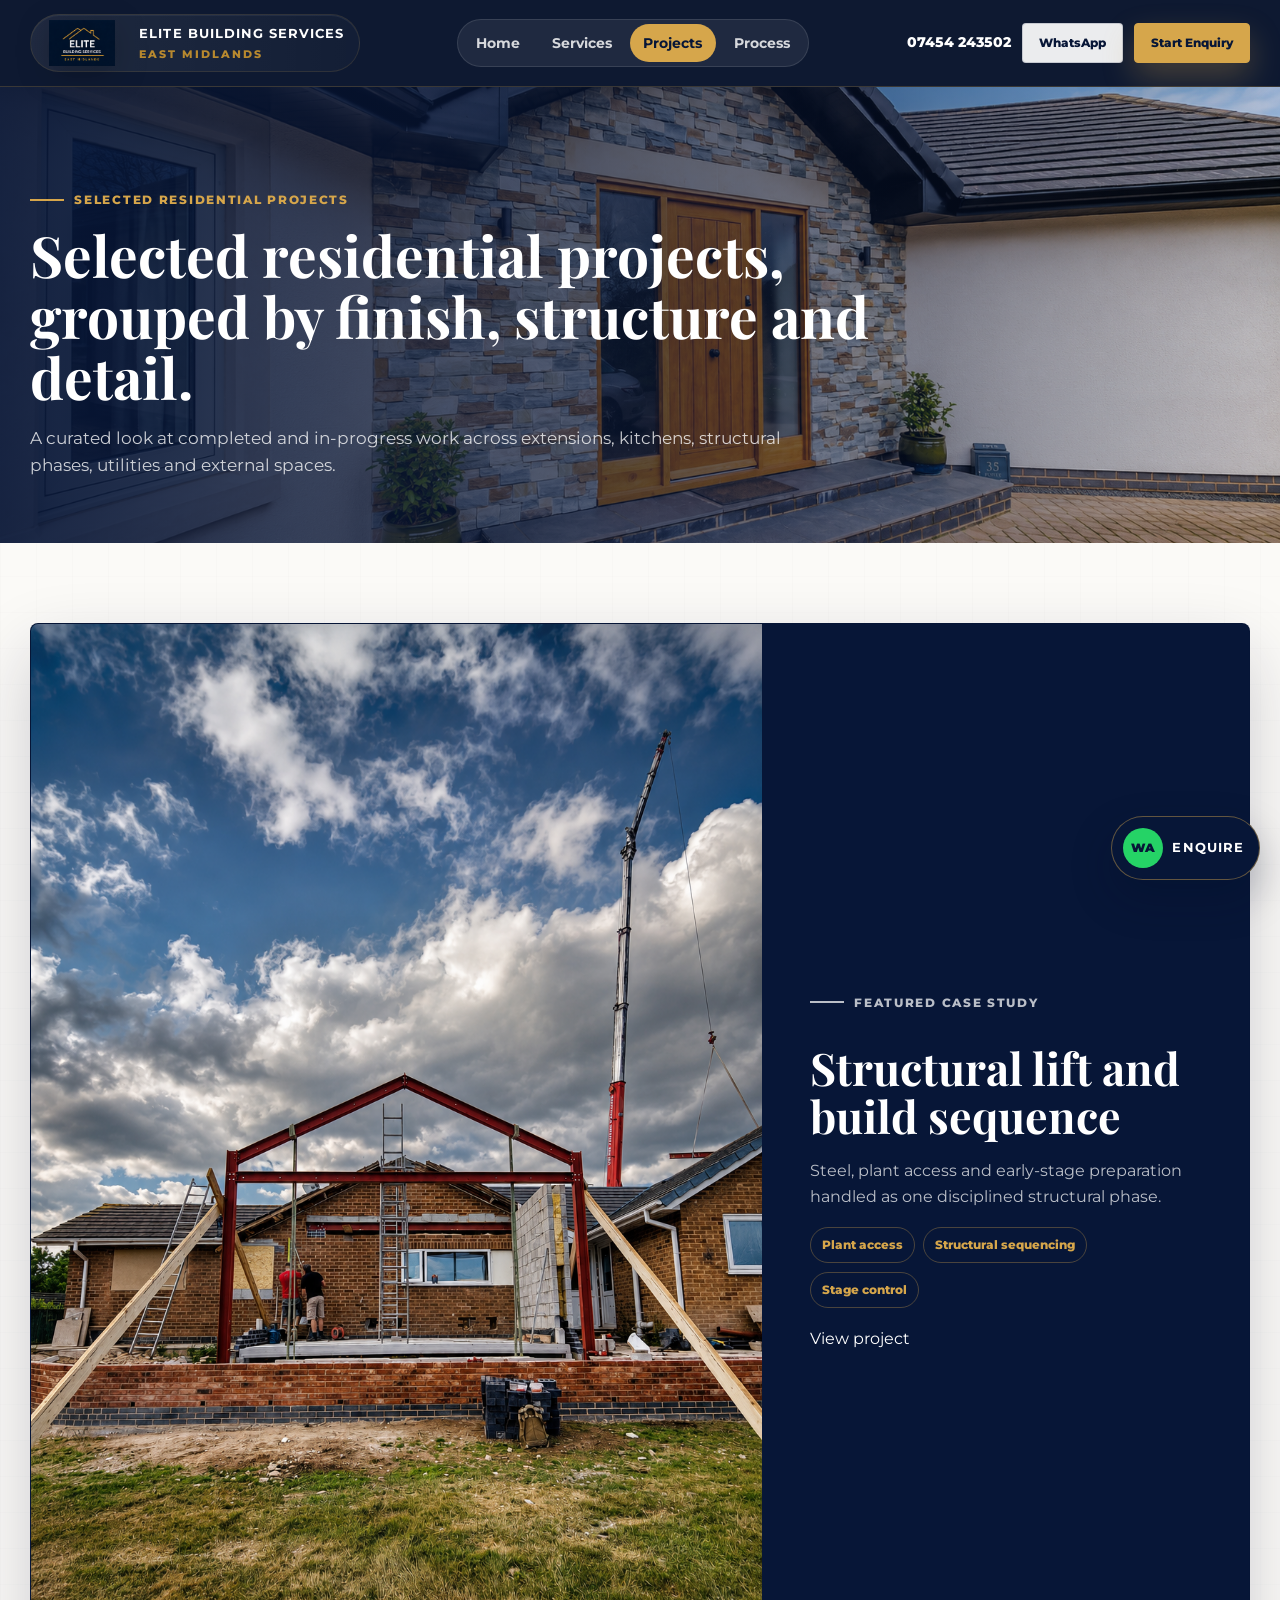
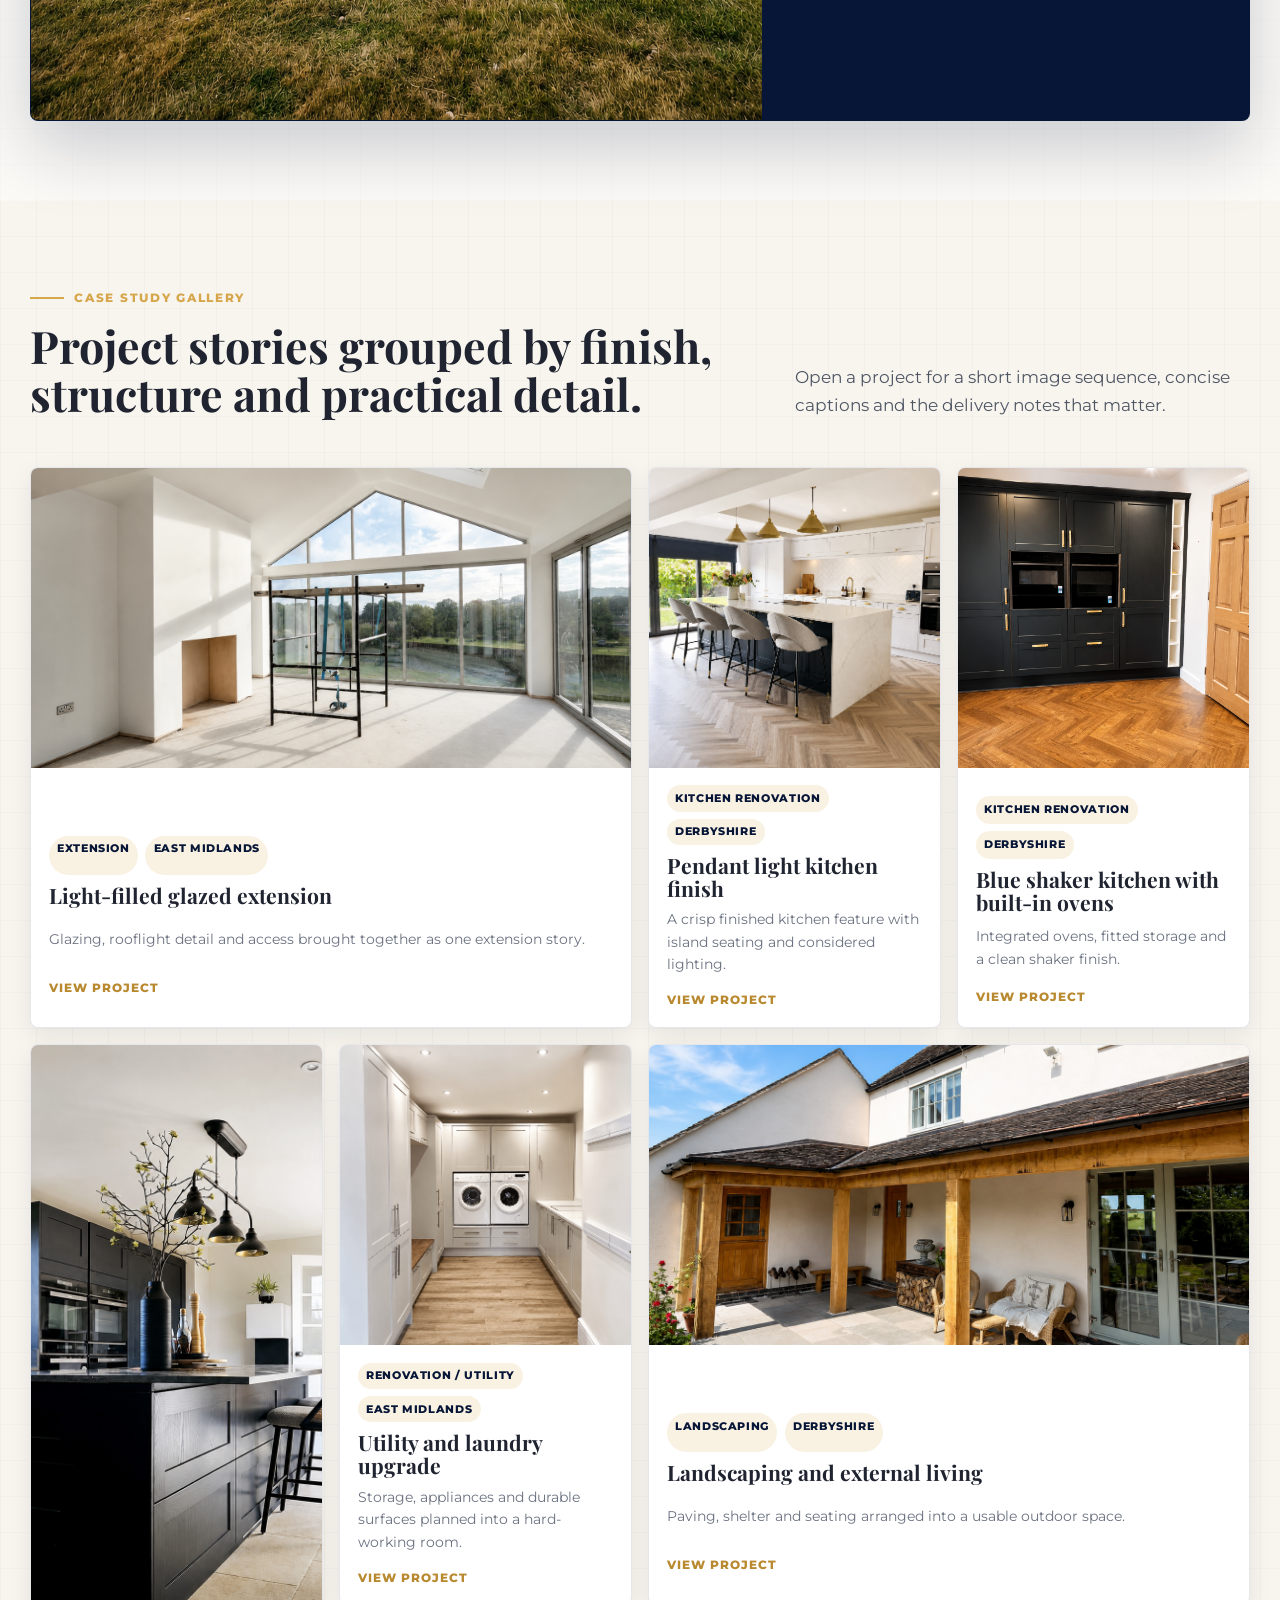
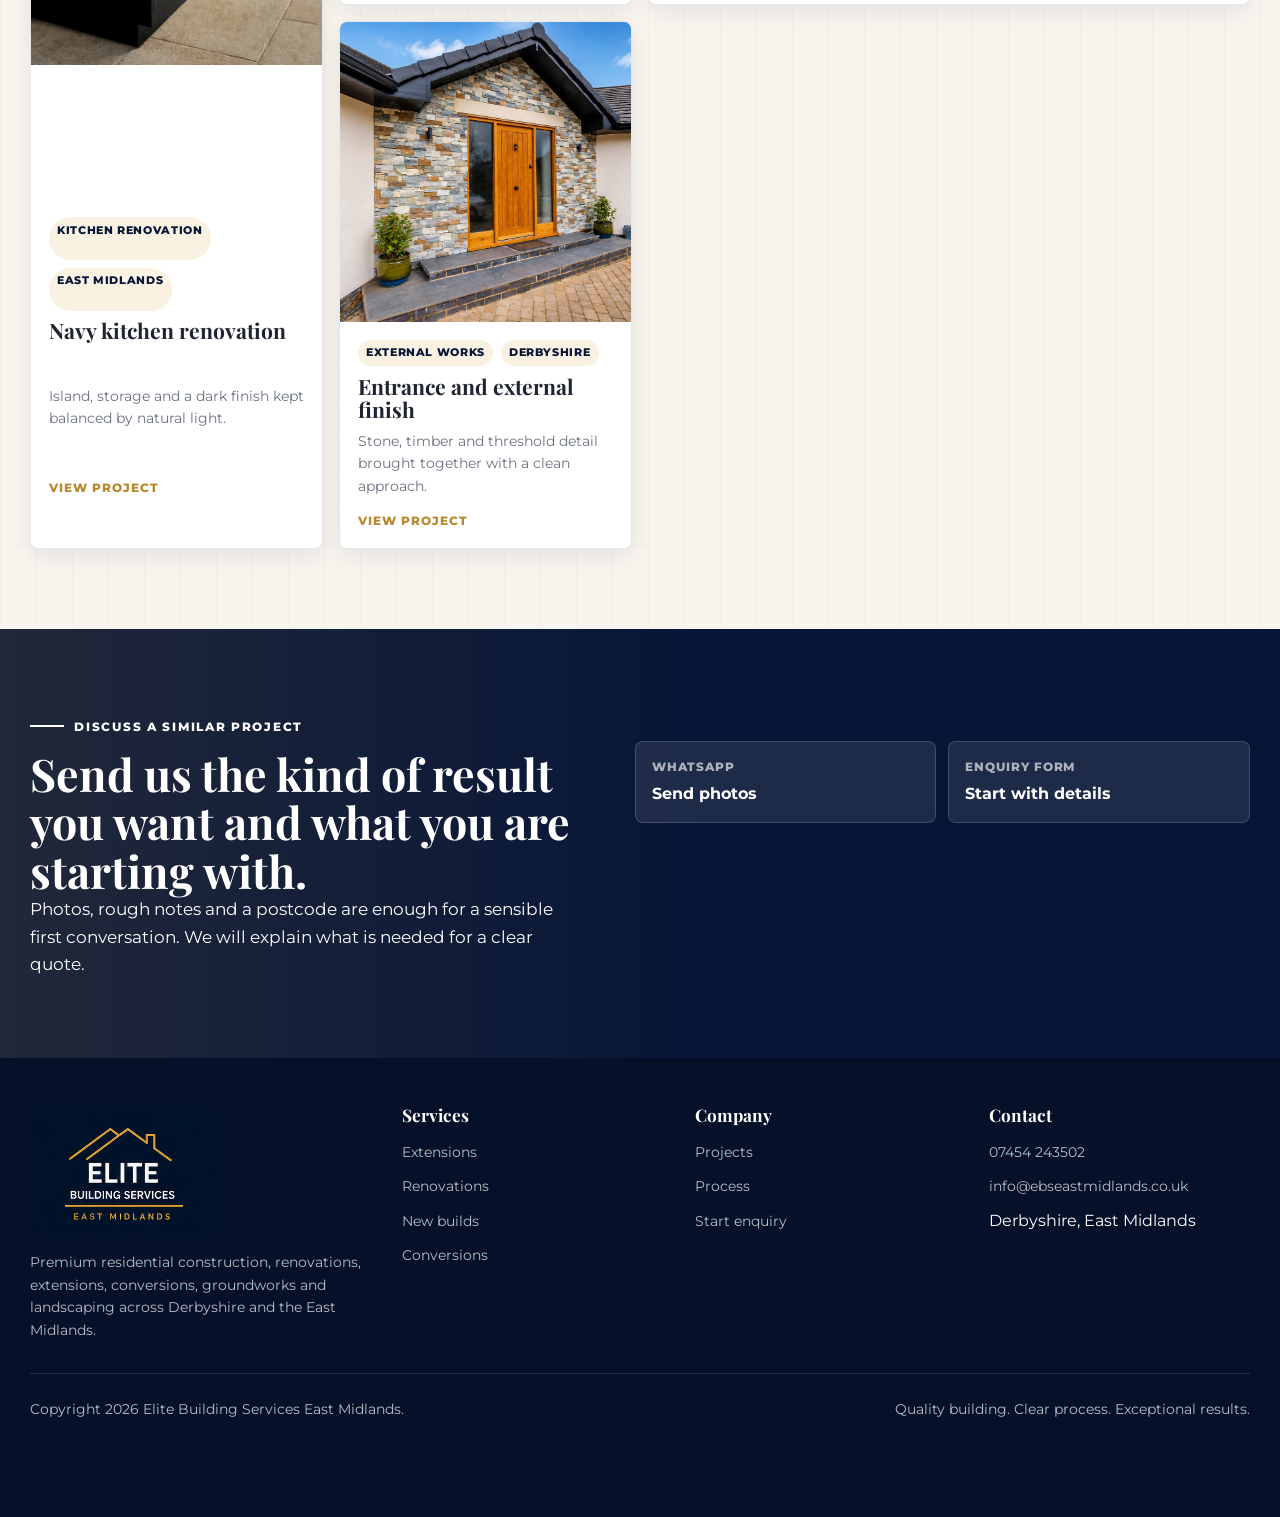
<file: projects.html>
<!DOCTYPE html>
<html lang="en">
<head>
    <meta charset="UTF-8">
    <meta name="viewport" content="width=device-width, initial-scale=1.0">
    <title>Projects | Elite Building Services East Midlands</title>
    <meta name="description" content="Image-led residential building projects by Elite Building Services East Midlands, including extensions, renovations, conversions, groundworks and landscaping.">
    <meta name="theme-color" content="#071637">
    <link rel="stylesheet" href="styles.css">
    <noscript><style>.site-loader{display:none}</style></noscript>
</head>
<body>
    <a class="skip-link" href="#main">Skip to content</a>

    <div class="site-loader" aria-hidden="true">
        <img src="images/ebs-logo.png" alt="">
        <span class="loader-lines" aria-hidden="true"><span></span><span></span><span></span><span></span></span>
    </div>

    <header class="site-header" id="siteHeader">
        <div class="container header-inner">
            <a class="brand" href="index.html" aria-label="Elite Building Services East Midlands home">
                <img src="images/ebs-logo.png" width="390" height="256" alt="Elite Building Services East Midlands logo">
                <span class="brand-copy">
                    <strong>Elite Building Services</strong>
                    <span>East Midlands</span>
                </span>
            </a>

            <nav class="primary-nav" aria-label="Primary navigation">
                <a href="index.html">Home</a>
                <a href="services.html">Services</a>
                <a class="active" href="projects.html">Projects</a>
                <a href="process.html">Process</a>
            </nav>

            <div class="header-actions">
                <a class="phone-link" href="tel:07454243502">07454 243502</a>
                <a class="btn btn-secondary btn-small" href="https://wa.me/447454243502?text=Hi%20Elite%20Building%20Services%2C%20I%27d%20like%20to%20discuss%20a%20project" target="_blank" rel="noopener">WhatsApp</a>
                <a class="btn btn-primary btn-small" href="index.html#enquiry">Start Enquiry</a>
                <button class="menu-toggle" id="menuToggle" type="button" aria-expanded="false" aria-controls="mobileMenu">Menu</button>
            </div>
        </div>
    </header>

    <nav class="mobile-menu" id="mobileMenu" aria-label="Mobile navigation">
        <a href="index.html">Home</a>
        <a href="services.html">Services</a>
        <a href="projects.html">Projects</a>
        <a href="process.html">Process</a>
        <a href="tel:07454243502">Call 07454 243502</a>
        <a href="https://wa.me/447454243502?text=Hi%20Elite%20Building%20Services%2C%20I%27d%20like%20to%20discuss%20a%20project" target="_blank" rel="noopener">WhatsApp</a>
    </nav>

    <main id="main">
        <section class="page-hero" aria-labelledby="projects-title">
            <img class="page-hero-img" src="images/front-door-2.png" alt="Completed residential entrance by Elite Building Services">
            <div class="container page-hero-content">
                <p class="eyebrow">Selected residential projects</p>
                <h1 id="projects-title">Selected residential projects, grouped by finish, structure and detail.</h1>
                <p class="lead">A curated look at completed and in-progress work across extensions, kitchens, structural phases, utilities and external spaces.</p>
            </div>
        </section>

        <section class="section section-stone" aria-labelledby="featured-project-title">
            <div class="container">
                <a class="featured-case" href="#projectModal" data-project-card data-title="Structural lift and build sequence" data-type="Structure / New Build / Major Works" data-location="East Midlands" data-image="images/crane-2.png" data-images="images/crane-2.png|images/crane.png|images/wip.png" data-captions="Steel frame lifted into position|Crane access coordinated on site|Early timber structure and preparation" data-result="A major structural phase managed around access, lifting, sequencing and the next stage of the build." data-challenge="Coordinate plant movement, structure and residential site access without losing control of safety or follow-on work." data-approach="Plan access, temporary support and lift sequence before connecting the structural stage into early preparation." data-outcome="A controlled structure ready for the next phase of residential construction.">
                    <div class="featured-case-media">
                        <img src="images/crane-2.png" alt="Crane lifting structural steel on a residential project">
                    </div>
                    <div class="featured-case-copy">
                        <p class="section-kicker">Featured case study</p>
                        <h2 id="featured-project-title">Structural lift and build sequence</h2>
                        <p>Steel, plant access and early-stage preparation handled as one disciplined structural phase.</p>
                        <div class="feature-proof">
                            <span>Plant access</span>
                            <span>Structural sequencing</span>
                            <span>Stage control</span>
                        </div>
                        <span class="project-action">View project</span>
                    </div>
                </a>
            </div>
        </section>

        <section class="section" aria-label="Curated project gallery">
            <div class="container">
                <div class="section-heading">
                    <div>
                        <p class="section-kicker">Case study gallery</p>
                        <h2>Project stories grouped by finish, structure and practical detail.</h2>
                    </div>
                    <p class="lead">Open a project for a short image sequence, concise captions and the delivery notes that matter.</p>
                </div>

                <div class="projects-grid portfolio-wall">
                    <a class="project-card project-card-large" href="#projectModal" data-project-card data-title="Light-filled glazed extension" data-type="Extension" data-location="East Midlands" data-image="images/extension.png" data-images="images/extension.png|images/french-doors.png|images/skylight.png|images/skylight-2.png|images/skylight-installation.png" data-captions="Glazed extension with full-height light|Black-framed French doors to the rear elevation|Rooflight detail above the new space|Interior view through the rooflight|Rooflight installation in progress" data-result="A bright extension story brought together through glazing, rooflight detail and clean internal preparation." data-challenge="Add light and usable space while keeping the new work connected to the existing home." data-approach="Coordinate structure, glazing, rooflight installation and internal preparation as one extension sequence." data-outcome="A calm, light-filled space with a clear route into final fit-out.">
                        <div class="project-card-media"><img src="images/extension.png" alt="Light-filled glazed residential extension"></div>
                        <div class="project-card-body">
                            <span class="project-meta"><span class="pill">Extension</span><span class="pill">East Midlands</span></span>
                            <h3>Light-filled glazed extension</h3>
                            <p>Glazing, rooflight detail and access brought together as one extension story.</p>
                            <span class="project-action">View project</span>
                        </div>
                    </a>

                    <a class="project-card" href="#projectModal" data-project-card data-title="Pendant light kitchen finish" data-type="Kitchen Renovation" data-location="Derbyshire" data-image="images/kitchen-3.png" data-images="images/kitchen-3.png" data-captions="Finished island kitchen with pendant lighting" data-result="A finished kitchen feature with a crisp island, pendant lighting and balanced surfaces." data-challenge="Deliver a refined kitchen finish around island seating, lighting and storage." data-approach="Coordinate cabinetry, surfaces, lighting and final finish checks." data-outcome="A bright kitchen with a polished finish and practical everyday layout.">
                        <div class="project-card-media"><img src="images/kitchen-3.png" alt="Finished kitchen renovation with island and pendant lights"></div>
                        <div class="project-card-body">
                            <span class="project-meta"><span class="pill">Kitchen Renovation</span><span class="pill">Derbyshire</span></span>
                            <h3>Pendant light kitchen finish</h3>
                            <p>A crisp finished kitchen feature with island seating and considered lighting.</p>
                            <span class="project-action">View project</span>
                        </div>
                    </a>

                    <a class="project-card" href="#projectModal" data-project-card data-title="Blue shaker kitchen with built-in ovens" data-type="Kitchen Renovation" data-location="Derbyshire" data-image="images/kitchen-4.png" data-images="images/kitchen-4.png" data-captions="Built-in oven bank with blue shaker cabinetry" data-result="A standalone kitchen finish focused on storage, built-in appliances and clean joinery lines." data-challenge="Make the appliance and storage wall feel ordered and intentional." data-approach="Align cabinetry, appliance housing and finishing details into one fitted run." data-outcome="A precise kitchen feature with integrated ovens and a confident blue finish.">
                        <div class="project-card-media"><img src="images/kitchen-4.png" alt="Blue shaker kitchen units with built-in ovens"></div>
                        <div class="project-card-body">
                            <span class="project-meta"><span class="pill">Kitchen Renovation</span><span class="pill">Derbyshire</span></span>
                            <h3>Blue shaker kitchen with built-in ovens</h3>
                            <p>Integrated ovens, fitted storage and a clean shaker finish.</p>
                            <span class="project-action">View project</span>
                        </div>
                    </a>

                    <a class="project-card project-card-tall" href="#projectModal" data-project-card data-title="Navy kitchen renovation" data-type="Kitchen Renovation" data-location="East Midlands" data-image="images/kitchen.png" data-images="images/kitchen.png|images/kitchen-2.png" data-captions="Navy island kitchen with dining connection|Navy kitchen viewed from the glazed doors" data-result="A connected navy kitchen renovation with island seating, strong storage and a refined finish." data-challenge="Balance a dark kitchen finish with light, circulation and everyday use." data-approach="Coordinate cabinetry, island layout, surfaces and final detailing." data-outcome="A composed kitchen space with a strong island focus and practical flow.">
                        <div class="project-card-media"><img src="images/kitchen.png" alt="Navy kitchen renovation with island and dining connection"></div>
                        <div class="project-card-body">
                            <span class="project-meta"><span class="pill">Kitchen Renovation</span><span class="pill">East Midlands</span></span>
                            <h3>Navy kitchen renovation</h3>
                            <p>Island, storage and a dark finish kept balanced by natural light.</p>
                            <span class="project-action">View project</span>
                        </div>
                    </a>

                    <a class="project-card" href="#projectModal" data-project-card data-title="Utility and laundry upgrade" data-type="Renovation / Utility" data-location="East Midlands" data-image="images/utility.png" data-images="images/utility.png|images/utility-2.png|images/utility-3.png" data-captions="Finished utility storage and appliance housing|Laundry area with fitted storage|Utility sink and worktop detail" data-result="A practical utility room finished with fitted storage, appliance housing and clean surfaces." data-challenge="Make a service-heavy space feel ordered, durable and easy to maintain." data-approach="Plan storage, appliances, plumbing and finishes before installation." data-outcome="A crisp utility area with useful storage and a durable everyday finish.">
                        <div class="project-card-media"><img src="images/utility.png" alt="Finished utility and laundry room with fitted storage"></div>
                        <div class="project-card-body">
                            <span class="project-meta"><span class="pill">Renovation / Utility</span><span class="pill">East Midlands</span></span>
                            <h3>Utility and laundry upgrade</h3>
                            <p>Storage, appliances and durable surfaces planned into a hard-working room.</p>
                            <span class="project-action">View project</span>
                        </div>
                    </a>

                    <a class="project-card project-card-wide" href="#projectModal" data-project-card data-title="Landscaping and external living" data-type="Landscaping" data-location="Derbyshire" data-image="images/landscaping-2.png" data-images="images/landscaping-2.png|images/landscaping-3.png|images/landscape-1.png" data-captions="Covered terrace and finished external living space|Patio and covered seating area|Garden area during landscaping work" data-result="A finished outdoor living area shaped around paving, shelter, garden access and usable seating." data-challenge="Make the outside space work as part of the home rather than a separate afterthought." data-approach="Plan levels, surfaces, shelter and access together." data-outcome="A usable external living space with clean paving and a strong connection to the house.">
                        <div class="project-card-media"><img src="images/landscaping-2.png" alt="Covered terrace and finished landscaping beside a home"></div>
                        <div class="project-card-body">
                            <span class="project-meta"><span class="pill">Landscaping</span><span class="pill">Derbyshire</span></span>
                            <h3>Landscaping and external living</h3>
                            <p>Paving, shelter and seating arranged into a usable outdoor space.</p>
                            <span class="project-action">View project</span>
                        </div>
                    </a>

                    <a class="project-card" href="#projectModal" data-project-card data-title="Entrance and external finish" data-type="External Works / Finish Detail" data-location="Derbyshire" data-image="images/front-door-2.png" data-images="images/front-door-2.png|images/front-door.png" data-captions="Finished entrance with stone detail and timber door|Front entrance, paving and threshold detail" data-result="A refined entrance detail with stone, timber, glazing and clean approach paving." data-challenge="Improve the first impression while keeping the entrance restrained and well finished." data-approach="Treat door, stone, lighting, threshold and paving as one detail package." data-outcome="A confident entrance finish that gives the home a composed arrival point.">
                        <div class="project-card-media"><img src="images/front-door-2.png" alt="Finished front entrance with stone detail and timber door"></div>
                        <div class="project-card-body">
                            <span class="project-meta"><span class="pill">External Works</span><span class="pill">Derbyshire</span></span>
                            <h3>Entrance and external finish</h3>
                            <p>Stone, timber and threshold detail brought together with a clean approach.</p>
                            <span class="project-action">View project</span>
                        </div>
                    </a>
                </div>
            </div>
        </section>

        <section class="section cta-band" aria-labelledby="projects-cta-title">
            <div class="container cta-grid">
                <div class="cta-copy">
                    <p class="section-kicker">Discuss a similar project</p>
                    <h2 id="projects-cta-title">Send us the kind of result you want and what you are starting with.</h2>
                    <p class="lead">Photos, rough notes and a postcode are enough for a sensible first conversation. We will explain what is needed for a clear quote.</p>
                </div>
                <div class="contact-cards">
                    <a class="contact-card" href="https://wa.me/447454243502?text=Hi%20Elite%20Building%20Services%2C%20I%27d%20like%20to%20discuss%20a%20similar%20project" target="_blank" rel="noopener">
                        <span>WhatsApp</span>
                        <strong>Send photos</strong>
                    </a>
                    <a class="contact-card" href="index.html#enquiry">
                        <span>Enquiry form</span>
                        <strong>Start with details</strong>
                    </a>
                </div>
            </div>
        </section>
    </main>

    <div class="modal" id="projectModal" role="dialog" aria-modal="true" aria-hidden="true" aria-labelledby="modalTitle">
        <div class="modal-backdrop" data-modal-close></div>
        <div class="modal-dialog gallery-dialog">
            <button class="modal-close" type="button" aria-label="Close project preview" data-modal-close>&times;</button>
            <div class="modal-image gallery-stage">
                <img src="images/extension.png" alt="" data-modal-image>
                <button class="gallery-arrow gallery-arrow-prev" type="button" aria-label="Previous project image" data-gallery-prev>&larr;</button>
                <button class="gallery-arrow gallery-arrow-next" type="button" aria-label="Next project image" data-gallery-next>&rarr;</button>
                <p class="gallery-caption" data-modal-caption></p>
                <div class="gallery-thumbnails" data-modal-thumbnails aria-label="Project image thumbnails"></div>
            </div>
            <div class="modal-content">
                <span class="project-meta"><span class="pill" data-modal-type>Extension</span><span class="pill" data-modal-location>East Midlands</span></span>
                <h2 id="modalTitle" data-modal-title>Project preview</h2>
                <p data-modal-result></p>
                <div class="detail-list">
                    <div class="detail-item"><strong>Challenge</strong><p data-modal-challenge></p></div>
                    <div class="detail-item"><strong>Approach</strong><p data-modal-approach></p></div>
                    <div class="detail-item"><strong>Result</strong><p data-modal-outcome></p></div>
                </div>
                <div class="hero-actions">
                    <a class="btn btn-primary" href="index.html#enquiry">Start Your Enquiry</a>
                    <a class="btn btn-secondary" href="process.html">See The Process</a>
                </div>
            </div>
        </div>
    </div>

    <footer class="site-footer">
        <div class="container">
            <div class="footer-grid">
                <div>
                    <img class="footer-logo" src="images/ebs-logo.png" width="390" height="256" alt="Elite Building Services East Midlands logo">
                    <p>Premium residential construction, renovations, extensions, conversions, groundworks and landscaping across Derbyshire and the East Midlands.</p>
                </div>
                <div>
                    <h4>Services</h4>
                    <ul class="footer-list">
                        <li><a href="services.html#extensions">Extensions</a></li>
                        <li><a href="services.html#renovations">Renovations</a></li>
                        <li><a href="services.html#new-builds">New builds</a></li>
                        <li><a href="services.html#conversions">Conversions</a></li>
                    </ul>
                </div>
                <div>
                    <h4>Company</h4>
                    <ul class="footer-list">
                        <li><a href="projects.html">Projects</a></li>
                        <li><a href="process.html">Process</a></li>
                        <li><a href="index.html#enquiry">Start enquiry</a></li>
                    </ul>
                </div>
                <div>
                    <h4>Contact</h4>
                    <ul class="footer-list">
                        <li><a href="tel:07454243502">07454 243502</a></li>
                        <li><a href="mailto:info@ebseastmidlands.co.uk">info@ebseastmidlands.co.uk</a></li>
                        <li>Derbyshire, East Midlands</li>
                    </ul>
                </div>
            </div>
            <div class="footer-bottom">
                <p>Copyright 2026 Elite Building Services East Midlands.</p>
                <p>Quality building. Clear process. Exceptional results.</p>
            </div>
        </div>
    </footer>

    <div class="floating-enquiry" data-floating-enquiry>
        <button class="floating-enquiry-toggle" type="button" aria-expanded="false" aria-controls="floatingEnquiryPanel">
            <span>WA</span>
            <strong>Enquire</strong>
        </button>
        <div class="floating-enquiry-panel" id="floatingEnquiryPanel">
            <p>Start with photos, plans or a rough idea.</p>
            <a href="https://wa.me/447454243502?text=Hi%20Elite%20Building%20Services%2C%20I%27d%20like%20to%20start%20an%20enquiry.%20I%20can%20send%20photos%20of%20the%20project%20area." target="_blank" rel="noopener">General enquiry</a>
            <a href="https://wa.me/447454243502?text=Hi%20Elite%20Building%20Services%2C%20I%27m%20planning%20an%20extension.%20I%20can%20send%20clear%20photos%20of%20the%20area%2C%20access%20and%20levels." target="_blank" rel="noopener">Extension photo enquiry</a>
            <a href="https://wa.me/447454243502?text=Hi%20Elite%20Building%20Services%2C%20I%27m%20planning%20a%20kitchen%20renovation.%20I%20can%20send%20current%20photos%20and%20rough%20dimensions." target="_blank" rel="noopener">Kitchen renovation enquiry</a>
            <a href="tel:07454243502">Call 07454 243502</a>
        </div>
    </div>

    <div class="mobile-contact-bar" aria-label="Quick contact">
        <a href="https://wa.me/447454243502?text=Hi%20Elite%20Building%20Services%2C%20I%27d%20like%20to%20discuss%20a%20project" target="_blank" rel="noopener">WhatsApp</a>
        <a href="tel:07454243502">Call</a>
        <a href="index.html#enquiry">Enquire</a>
    </div>

    <script src="script.js"></script>
</body>
</html>
</file>
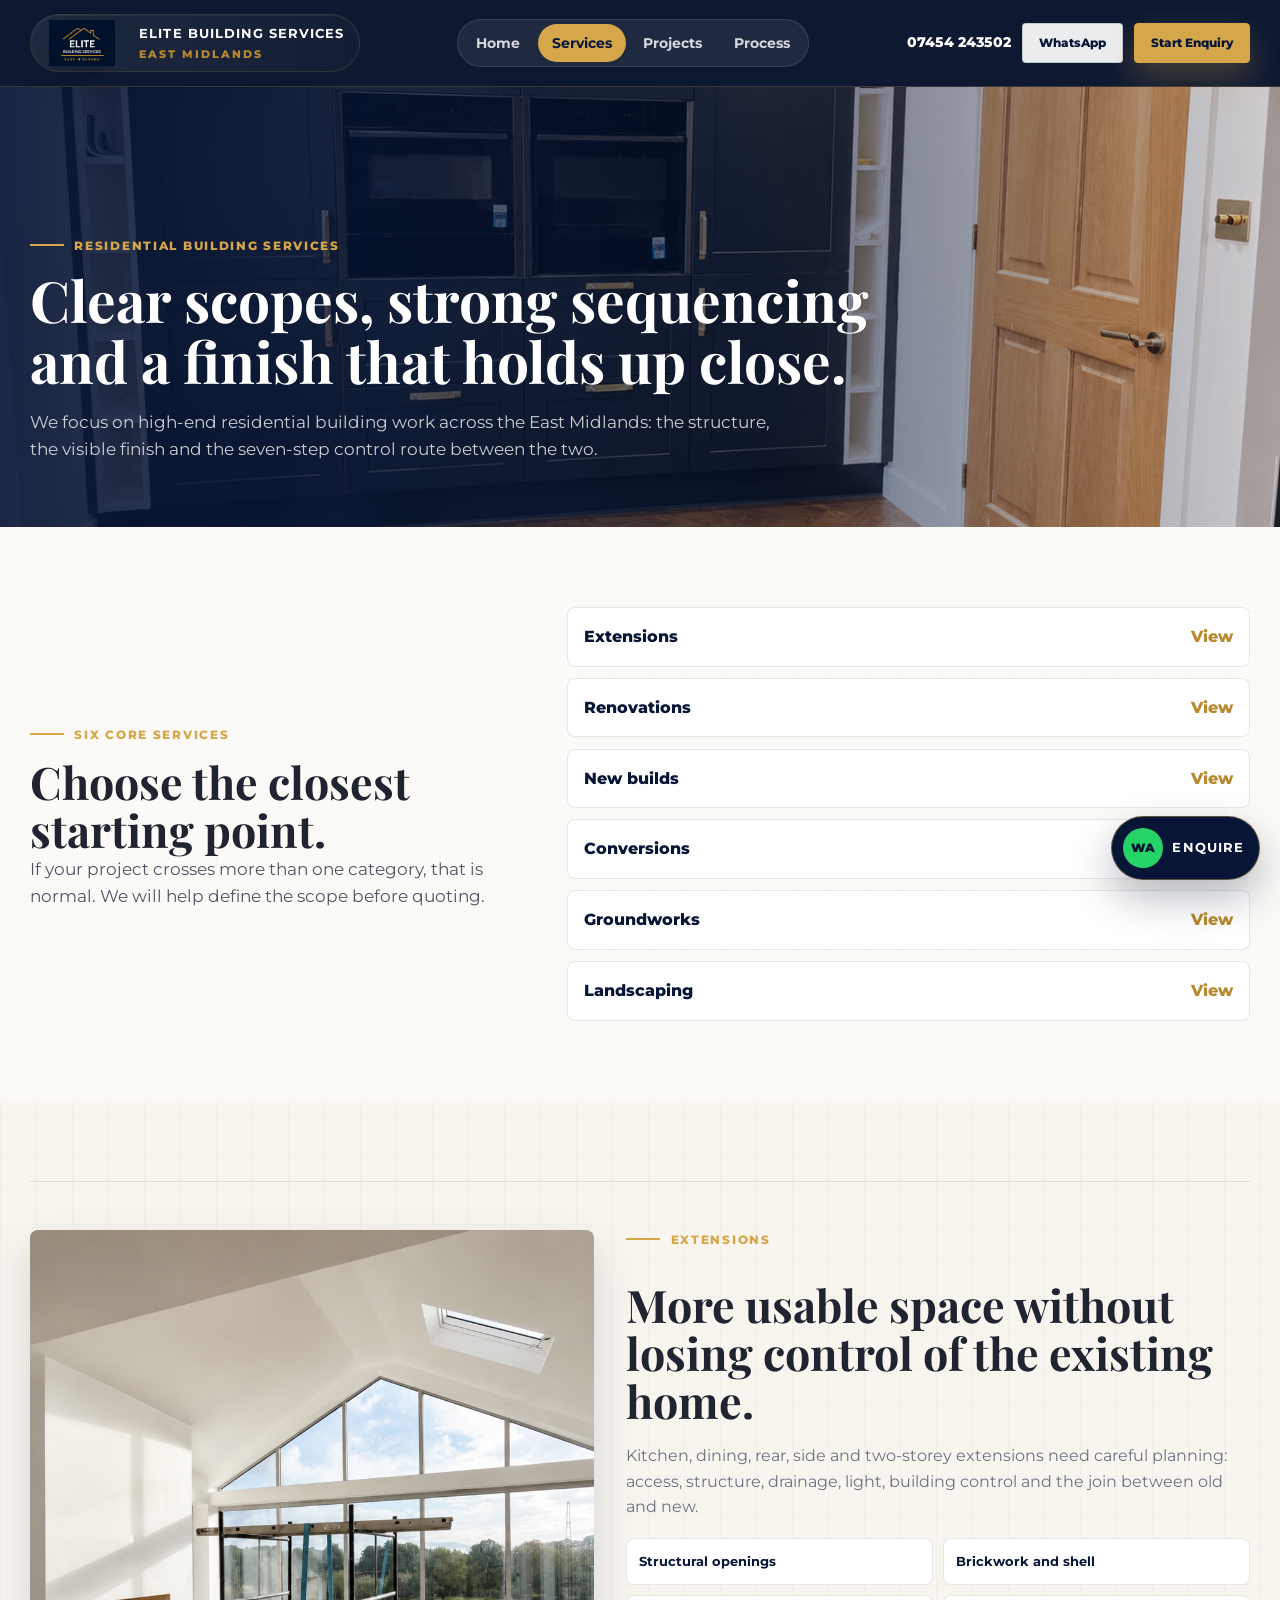
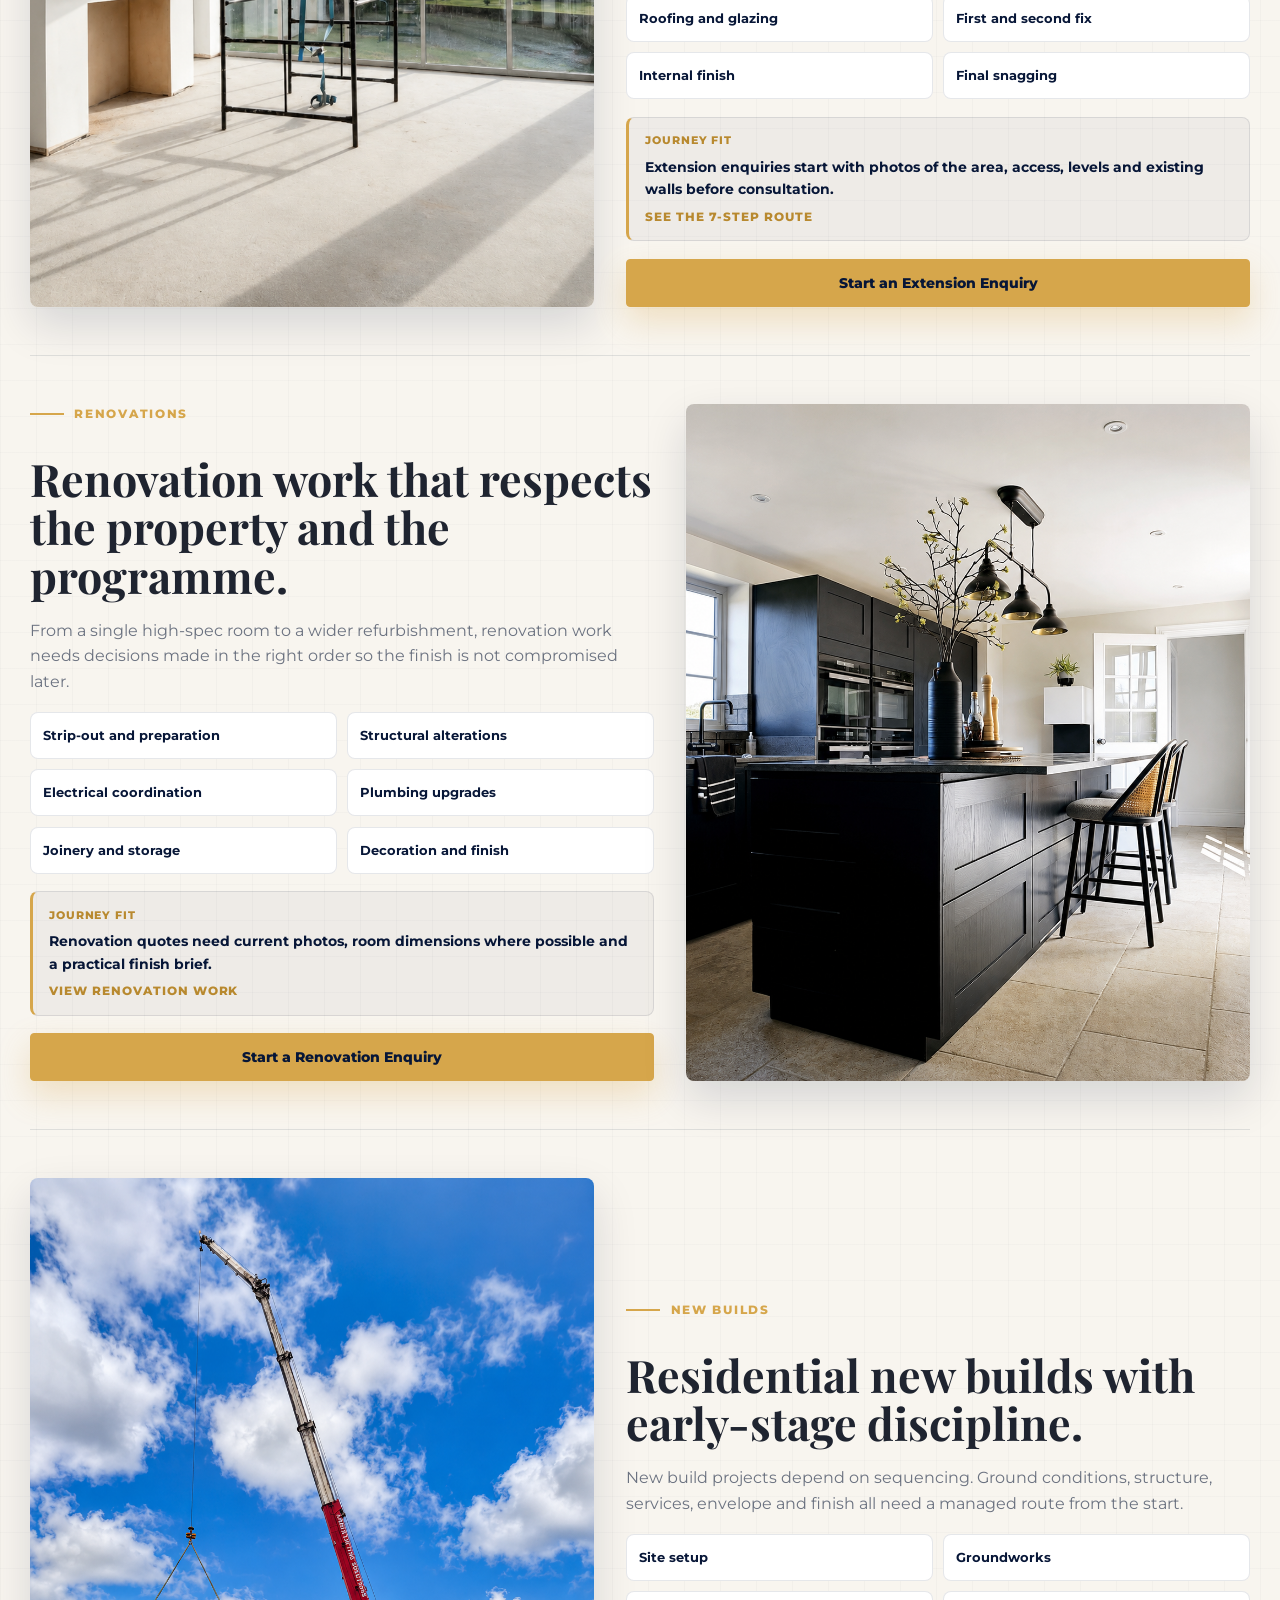
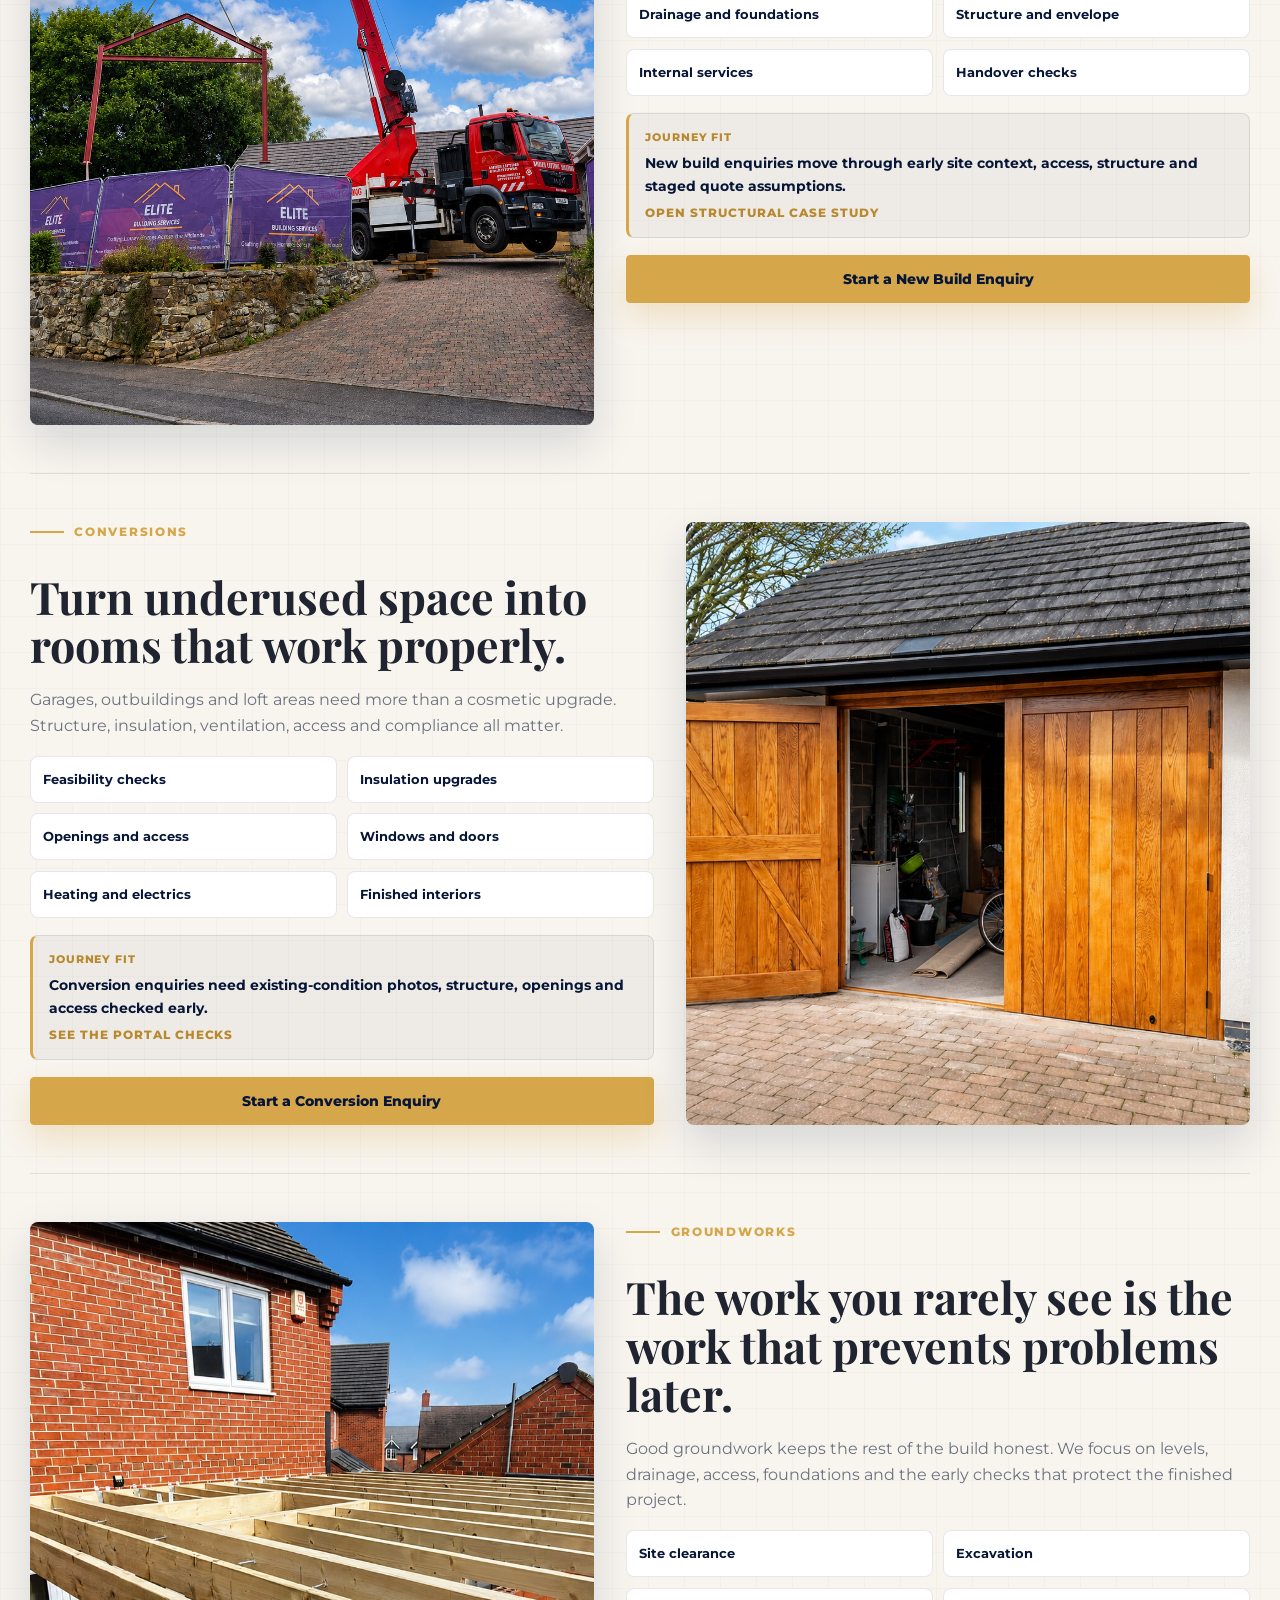
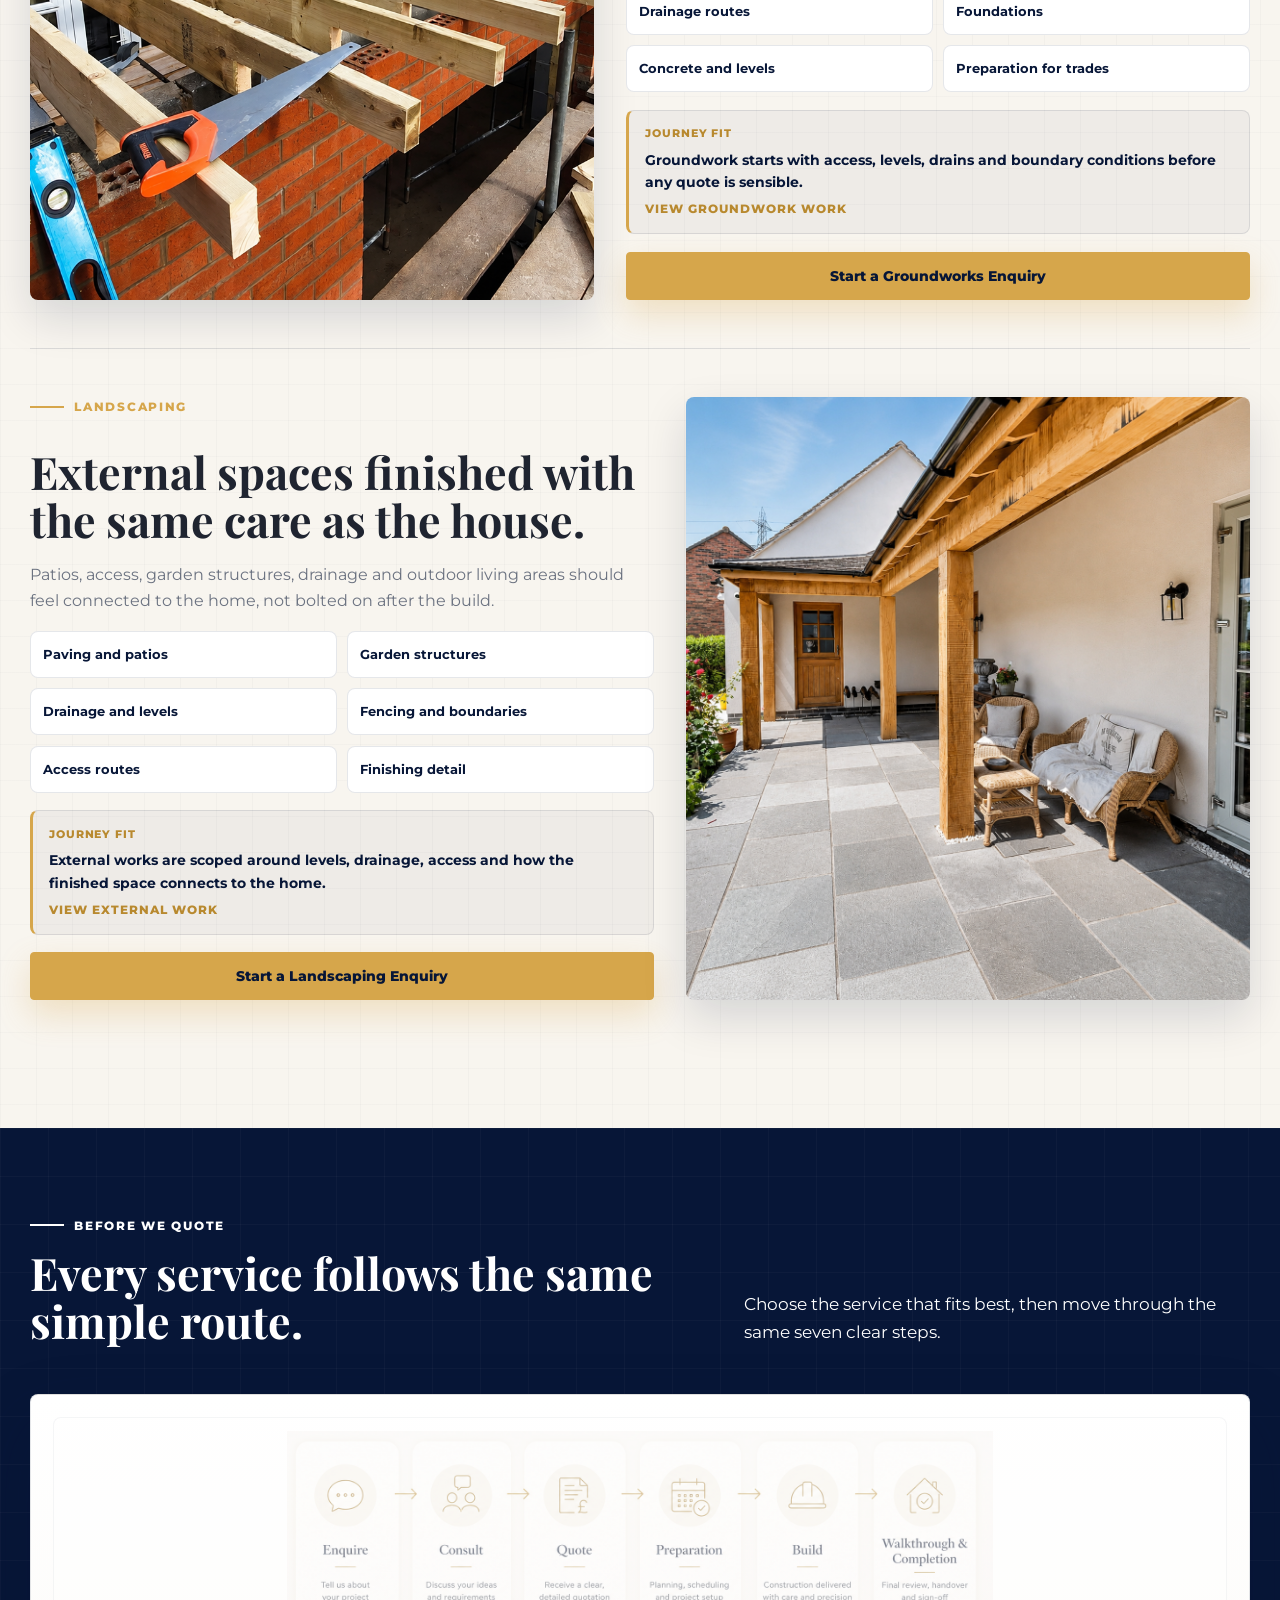
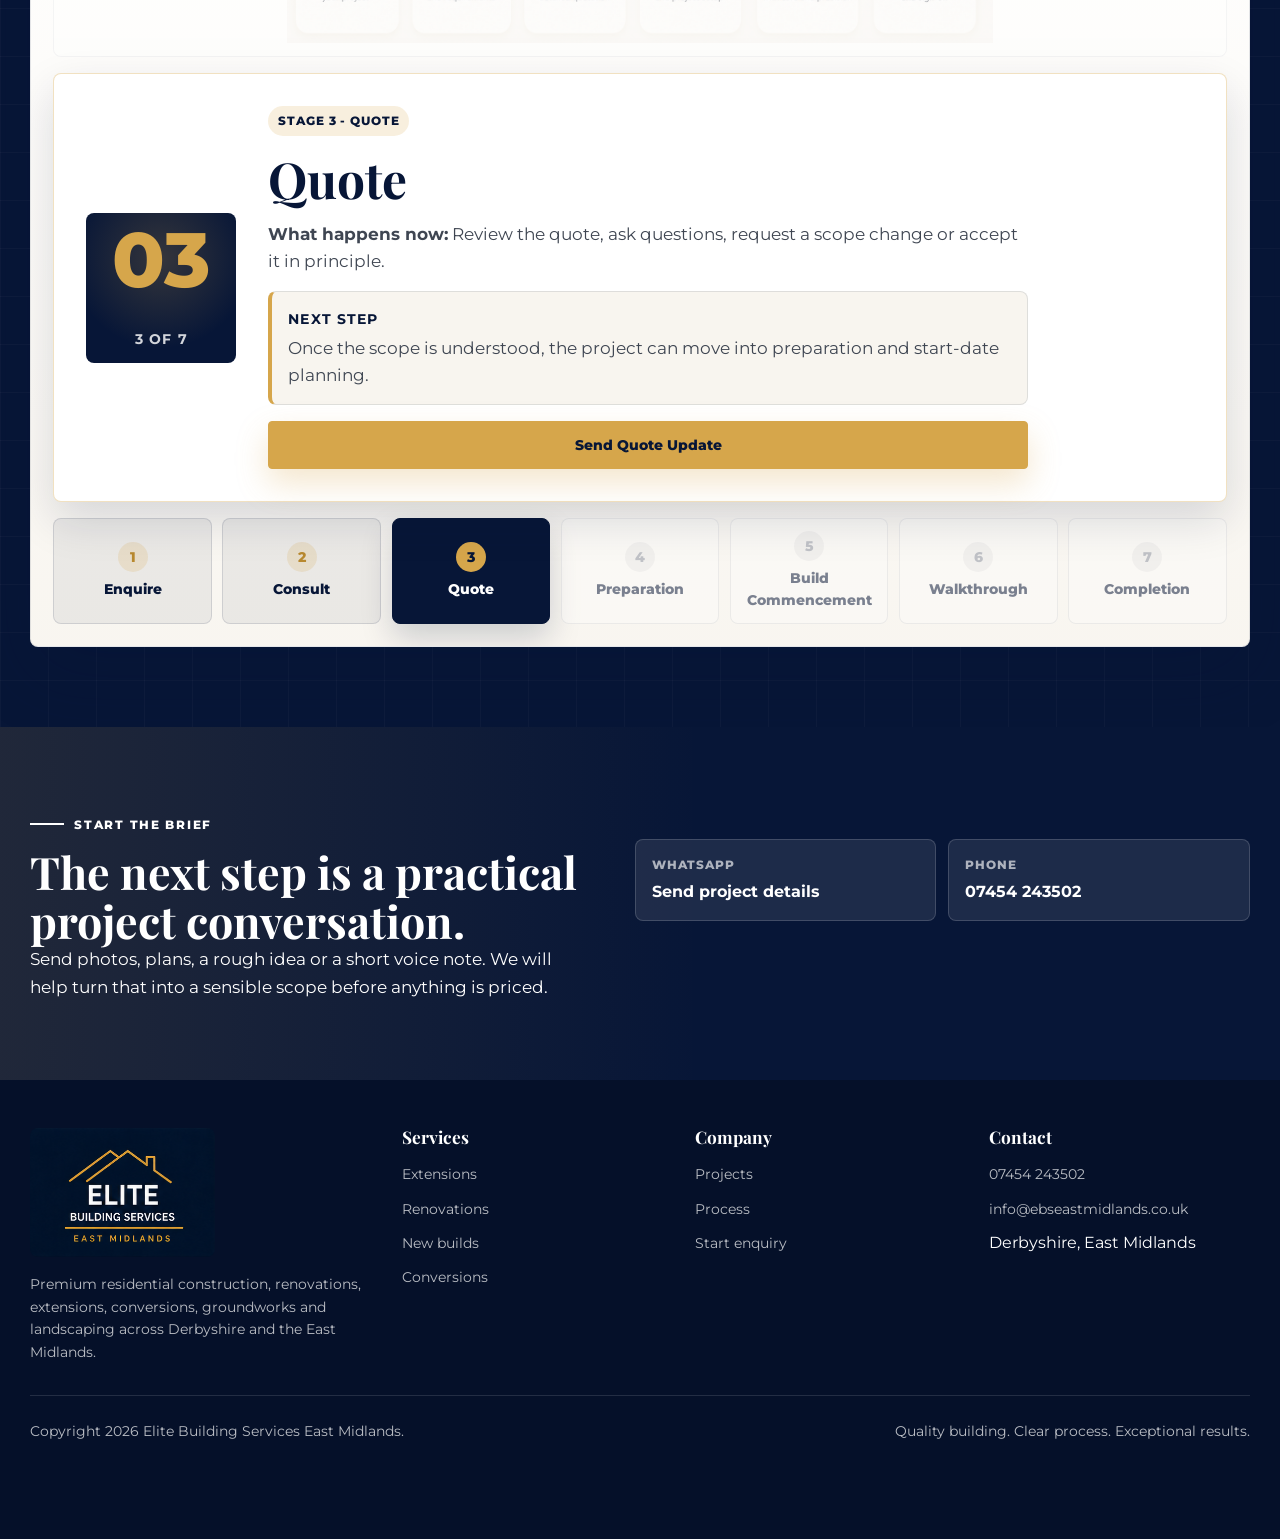
<file: services.html>
<!DOCTYPE html>
<html lang="en">
<head>
    <meta charset="UTF-8">
    <meta name="viewport" content="width=device-width, initial-scale=1.0">
    <title>Services | Elite Building Services East Midlands</title>
    <meta name="description" content="Extensions, renovations, new builds, conversions, groundworks and landscaping delivered by Elite Building Services across Derbyshire and the East Midlands.">
    <meta name="theme-color" content="#071637">
    <link rel="stylesheet" href="styles.css">
    <noscript><style>.site-loader{display:none}</style></noscript>
</head>
<body>
    <a class="skip-link" href="#main">Skip to content</a>

    <div class="site-loader" aria-hidden="true">
        <img src="images/ebs-logo.png" alt="">
        <span class="loader-lines" aria-hidden="true"><span></span><span></span><span></span><span></span></span>
    </div>

    <header class="site-header" id="siteHeader">
        <div class="container header-inner">
            <a class="brand" href="index.html" aria-label="Elite Building Services East Midlands home">
                <img src="images/ebs-logo.png" width="390" height="256" alt="Elite Building Services East Midlands logo">
                <span class="brand-copy">
                    <strong>Elite Building Services</strong>
                    <span>East Midlands</span>
                </span>
            </a>

            <nav class="primary-nav" aria-label="Primary navigation">
                <a href="index.html">Home</a>
                <a class="active" href="services.html">Services</a>
                <a href="projects.html">Projects</a>
                <a href="process.html">Process</a>
            </nav>

            <div class="header-actions">
                <a class="phone-link" href="tel:07454243502">07454 243502</a>
                <a class="btn btn-secondary btn-small" href="https://wa.me/447454243502?text=Hi%20Elite%20Building%20Services%2C%20I%27d%20like%20to%20discuss%20a%20project" target="_blank" rel="noopener">WhatsApp</a>
                <a class="btn btn-primary btn-small" href="index.html#enquiry">Start Enquiry</a>
                <button class="menu-toggle" id="menuToggle" type="button" aria-expanded="false" aria-controls="mobileMenu">Menu</button>
            </div>
        </div>
    </header>

    <nav class="mobile-menu" id="mobileMenu" aria-label="Mobile navigation">
        <a href="index.html">Home</a>
        <a href="services.html">Services</a>
        <a href="projects.html">Projects</a>
        <a href="process.html">Process</a>
        <a href="tel:07454243502">Call 07454 243502</a>
        <a href="https://wa.me/447454243502?text=Hi%20Elite%20Building%20Services%2C%20I%27d%20like%20to%20discuss%20a%20project" target="_blank" rel="noopener">WhatsApp</a>
    </nav>

    <main id="main">
        <section class="page-hero" aria-labelledby="services-title">
            <img class="page-hero-img" src="images/kitchen-4.png" alt="Finished fitted kitchen and storage by Elite Building Services">
            <div class="container page-hero-content">
                <p class="eyebrow">Residential building services</p>
                <h1 id="services-title">Clear scopes, strong sequencing and a finish that holds up close.</h1>
                <p class="lead">We focus on high-end residential building work across the East Midlands: the structure, the visible finish and the seven-step control route between the two.</p>
            </div>
        </section>

        <section class="section section-stone" aria-labelledby="service-index-title">
            <div class="container service-intro-grid">
                <div>
                    <p class="section-kicker">Six core services</p>
                    <h2 id="service-index-title">Choose the closest starting point.</h2>
                    <p class="lead">If your project crosses more than one category, that is normal. We will help define the scope before quoting.</p>
                </div>
                <nav class="service-index" aria-label="Service list">
                    <a href="#extensions">Extensions <span>View</span></a>
                    <a href="#renovations">Renovations <span>View</span></a>
                    <a href="#new-builds">New builds <span>View</span></a>
                    <a href="#conversions">Conversions <span>View</span></a>
                    <a href="#groundworks">Groundworks <span>View</span></a>
                    <a href="#landscaping">Landscaping <span>View</span></a>
                </nav>
            </div>
        </section>

        <section class="section" aria-label="Detailed service sections">
            <div class="container">
                <article class="service-feature" id="extensions">
                    <div class="service-feature-media">
                        <img src="images/extension.png" alt="Light-filled residential extension with large glazing">
                    </div>
                    <div class="service-feature-content">
                        <p class="section-kicker">Extensions</p>
                        <h2>More usable space without losing control of the existing home.</h2>
                        <p>Kitchen, dining, rear, side and two-storey extensions need careful planning: access, structure, drainage, light, building control and the join between old and new.</p>
                        <div class="included-grid" aria-label="Extension inclusions">
                            <span>Structural openings</span>
                            <span>Brickwork and shell</span>
                            <span>Roofing and glazing</span>
                            <span>First and second fix</span>
                            <span>Internal finish</span>
                            <span>Final snagging</span>
                        </div>
                        <div class="service-route">
                            <span>Journey fit</span>
                            <strong>Extension enquiries start with photos of the area, access, levels and existing walls before consultation.</strong>
                            <a href="process.html">See the 7-step route</a>
                        </div>
                        <a class="btn btn-primary" href="index.html#enquiry">Start an Extension Enquiry</a>
                    </div>
                </article>

                <article class="service-feature" id="renovations">
                    <div class="service-feature-media">
                        <img src="images/kitchen.png" alt="Dark kitchen renovation with island and dining area">
                    </div>
                    <div class="service-feature-content">
                        <p class="section-kicker">Renovations</p>
                        <h2>Renovation work that respects the property and the programme.</h2>
                        <p>From a single high-spec room to a wider refurbishment, renovation work needs decisions made in the right order so the finish is not compromised later.</p>
                        <div class="included-grid" aria-label="Renovation inclusions">
                            <span>Strip-out and preparation</span>
                            <span>Structural alterations</span>
                            <span>Electrical coordination</span>
                            <span>Plumbing upgrades</span>
                            <span>Joinery and storage</span>
                            <span>Decoration and finish</span>
                        </div>
                        <div class="service-route">
                            <span>Journey fit</span>
                            <strong>Renovation quotes need current photos, room dimensions where possible and a practical finish brief.</strong>
                            <a href="projects.html">View renovation work</a>
                        </div>
                        <a class="btn btn-primary" href="index.html#enquiry">Start a Renovation Enquiry</a>
                    </div>
                </article>

                <article class="service-feature" id="new-builds">
                    <div class="service-feature-media">
                        <img src="images/crane.png" alt="Crane lifting steel on a residential new build project">
                    </div>
                    <div class="service-feature-content">
                        <p class="section-kicker">New builds</p>
                        <h2>Residential new builds with early-stage discipline.</h2>
                        <p>New build projects depend on sequencing. Ground conditions, structure, services, envelope and finish all need a managed route from the start.</p>
                        <div class="included-grid" aria-label="New build inclusions">
                            <span>Site setup</span>
                            <span>Groundworks</span>
                            <span>Drainage and foundations</span>
                            <span>Structure and envelope</span>
                            <span>Internal services</span>
                            <span>Handover checks</span>
                        </div>
                        <div class="service-route">
                            <span>Journey fit</span>
                            <strong>New build enquiries move through early site context, access, structure and staged quote assumptions.</strong>
                            <a href="projects.html">Open structural case study</a>
                        </div>
                        <a class="btn btn-primary" href="index.html#enquiry">Start a New Build Enquiry</a>
                    </div>
                </article>

                <article class="service-feature" id="conversions">
                    <div class="service-feature-media">
                        <img src="images/shed.png" alt="Timber outbuilding ready for conversion and practical use">
                    </div>
                    <div class="service-feature-content">
                        <p class="section-kicker">Conversions</p>
                        <h2>Turn underused space into rooms that work properly.</h2>
                        <p>Garages, outbuildings and loft areas need more than a cosmetic upgrade. Structure, insulation, ventilation, access and compliance all matter.</p>
                        <div class="included-grid" aria-label="Conversion inclusions">
                            <span>Feasibility checks</span>
                            <span>Insulation upgrades</span>
                            <span>Openings and access</span>
                            <span>Windows and doors</span>
                            <span>Heating and electrics</span>
                            <span>Finished interiors</span>
                        </div>
                        <div class="service-route">
                            <span>Journey fit</span>
                            <strong>Conversion enquiries need existing-condition photos, structure, openings and access checked early.</strong>
                            <a href="process.html">See the portal checks</a>
                        </div>
                        <a class="btn btn-primary" href="index.html#enquiry">Start a Conversion Enquiry</a>
                    </div>
                </article>

                <article class="service-feature" id="groundworks">
                    <div class="service-feature-media">
                        <img src="images/wip.png" alt="Residential groundwork and timber floor preparation">
                    </div>
                    <div class="service-feature-content">
                        <p class="section-kicker">Groundworks</p>
                        <h2>The work you rarely see is the work that prevents problems later.</h2>
                        <p>Good groundwork keeps the rest of the build honest. We focus on levels, drainage, access, foundations and the early checks that protect the finished project.</p>
                        <div class="included-grid" aria-label="Groundwork inclusions">
                            <span>Site clearance</span>
                            <span>Excavation</span>
                            <span>Drainage routes</span>
                            <span>Foundations</span>
                            <span>Concrete and levels</span>
                            <span>Preparation for trades</span>
                        </div>
                        <div class="service-route">
                            <span>Journey fit</span>
                            <strong>Groundwork starts with access, levels, drains and boundary conditions before any quote is sensible.</strong>
                            <a href="projects.html">View groundwork work</a>
                        </div>
                        <a class="btn btn-primary" href="index.html#enquiry">Start a Groundworks Enquiry</a>
                    </div>
                </article>

                <article class="service-feature" id="landscaping">
                    <div class="service-feature-media">
                        <img src="images/landscaping-3.png" alt="Finished patio and covered outdoor seating area">
                    </div>
                    <div class="service-feature-content">
                        <p class="section-kicker">Landscaping</p>
                        <h2>External spaces finished with the same care as the house.</h2>
                        <p>Patios, access, garden structures, drainage and outdoor living areas should feel connected to the home, not bolted on after the build.</p>
                        <div class="included-grid" aria-label="Landscaping inclusions">
                            <span>Paving and patios</span>
                            <span>Garden structures</span>
                            <span>Drainage and levels</span>
                            <span>Fencing and boundaries</span>
                            <span>Access routes</span>
                            <span>Finishing detail</span>
                        </div>
                        <div class="service-route">
                            <span>Journey fit</span>
                            <strong>External works are scoped around levels, drainage, access and how the finished space connects to the home.</strong>
                            <a href="projects.html">View external work</a>
                        </div>
                        <a class="btn btn-primary" href="index.html#enquiry">Start a Landscaping Enquiry</a>
                    </div>
                </article>
            </div>
        </section>

        <section class="section portal-section" aria-labelledby="service-process-title">
            <div class="container">
                <div class="section-heading">
                    <div>
                        <p class="section-kicker">Before we quote</p>
                        <h2 id="service-process-title">Every service follows the same simple route.</h2>
                    </div>
                    <p class="lead">Choose the service that fits best, then move through the same seven clear steps.</p>
                </div>

                <div class="simple-process" data-portal data-default-stage="2">
                    <img class="process-flow-bg" src="images/process-flow.png" alt="" aria-hidden="true">
                    <article class="current-stage-card" aria-live="polite">
                        <div class="current-stage-number">
                            <span data-portal-stage-number>03</span>
                            <strong data-portal-step-text>3 of 7</strong>
                        </div>
                        <div class="current-stage-copy">
                            <span class="status-chip" data-portal-status>Stage 3</span>
                            <h3 data-portal-title>Quote</h3>
                            <p><strong>What happens now:</strong> <span data-portal-summary>We turn your photos, measurements and project notes into a clear written quote.</span></p>
                            <div class="next-step-box">
                                <strong>Next step</strong>
                                <p data-portal-next>Review the quote and confirm whether you would like to move into preparation.</p>
                            </div>
                            <a class="btn btn-primary" href="index.html#enquiry" data-portal-cta>Discuss My Quote</a>
                        </div>
                    </article>
                    <div class="simple-stage-flow" aria-label="Project stages">
                        <button class="simple-stage is-complete" type="button" data-stage="0"><span>1</span>Enquire</button>
                        <button class="simple-stage is-complete" type="button" data-stage="1"><span>2</span>Consult</button>
                        <button class="simple-stage is-active" type="button" data-stage="2"><span>3</span>Quote</button>
                        <button class="simple-stage" type="button" data-stage="3"><span>4</span>Preparation</button>
                        <button class="simple-stage" type="button" data-stage="4"><span>5</span>Build Commencement</button>
                        <button class="simple-stage" type="button" data-stage="5"><span>6</span>Walkthrough</button>
                        <button class="simple-stage" type="button" data-stage="6"><span>7</span>Completion</button>
                    </div>
                </div>
            </div>
        </section>

        <section class="section cta-band" aria-labelledby="services-cta-title">
            <div class="container cta-grid">
                <div class="cta-copy">
                    <p class="section-kicker">Start the brief</p>
                    <h2 id="services-cta-title">The next step is a practical project conversation.</h2>
                    <p class="lead">Send photos, plans, a rough idea or a short voice note. We will help turn that into a sensible scope before anything is priced.</p>
                </div>
                <div class="contact-cards">
                    <a class="contact-card" href="https://wa.me/447454243502?text=Hi%20Elite%20Building%20Services%2C%20I%27d%20like%20to%20discuss%20a%20service%20enquiry" target="_blank" rel="noopener">
                        <span>WhatsApp</span>
                        <strong>Send project details</strong>
                    </a>
                    <a class="contact-card" href="tel:07454243502">
                        <span>Phone</span>
                        <strong>07454 243502</strong>
                    </a>
                </div>
            </div>
        </section>
    </main>

    <footer class="site-footer">
        <div class="container">
            <div class="footer-grid">
                <div>
                    <img class="footer-logo" src="images/ebs-logo.png" width="390" height="256" alt="Elite Building Services East Midlands logo">
                    <p>Premium residential construction, renovations, extensions, conversions, groundworks and landscaping across Derbyshire and the East Midlands.</p>
                </div>
                <div>
                    <h4>Services</h4>
                    <ul class="footer-list">
                        <li><a href="#extensions">Extensions</a></li>
                        <li><a href="#renovations">Renovations</a></li>
                        <li><a href="#new-builds">New builds</a></li>
                        <li><a href="#conversions">Conversions</a></li>
                    </ul>
                </div>
                <div>
                    <h4>Company</h4>
                    <ul class="footer-list">
                        <li><a href="projects.html">Projects</a></li>
                        <li><a href="process.html">Process</a></li>
                        <li><a href="index.html#enquiry">Start enquiry</a></li>
                    </ul>
                </div>
                <div>
                    <h4>Contact</h4>
                    <ul class="footer-list">
                        <li><a href="tel:07454243502">07454 243502</a></li>
                        <li><a href="mailto:info@ebseastmidlands.co.uk">info@ebseastmidlands.co.uk</a></li>
                        <li>Derbyshire, East Midlands</li>
                    </ul>
                </div>
            </div>
            <div class="footer-bottom">
                <p>Copyright 2026 Elite Building Services East Midlands.</p>
                <p>Quality building. Clear process. Exceptional results.</p>
            </div>
        </div>
    </footer>

    <div class="floating-enquiry" data-floating-enquiry>
        <button class="floating-enquiry-toggle" type="button" aria-expanded="false" aria-controls="floatingEnquiryPanel">
            <span>WA</span>
            <strong>Enquire</strong>
        </button>
        <div class="floating-enquiry-panel" id="floatingEnquiryPanel">
            <p>Start with photos, plans or a rough idea.</p>
            <a href="https://wa.me/447454243502?text=Hi%20Elite%20Building%20Services%2C%20I%27d%20like%20to%20start%20an%20enquiry.%20I%20can%20send%20photos%20of%20the%20project%20area." target="_blank" rel="noopener">General enquiry</a>
            <a href="https://wa.me/447454243502?text=Hi%20Elite%20Building%20Services%2C%20I%27m%20planning%20an%20extension.%20I%20can%20send%20clear%20photos%20of%20the%20area%2C%20access%20and%20levels." target="_blank" rel="noopener">Extension photo enquiry</a>
            <a href="https://wa.me/447454243502?text=Hi%20Elite%20Building%20Services%2C%20I%27m%20planning%20a%20kitchen%20renovation.%20I%20can%20send%20current%20photos%20and%20rough%20dimensions." target="_blank" rel="noopener">Kitchen renovation enquiry</a>
            <a href="tel:07454243502">Call 07454 243502</a>
        </div>
    </div>

    <div class="mobile-contact-bar" aria-label="Quick contact">
        <a href="https://wa.me/447454243502?text=Hi%20Elite%20Building%20Services%2C%20I%27d%20like%20to%20discuss%20a%20project" target="_blank" rel="noopener">WhatsApp</a>
        <a href="tel:07454243502">Call</a>
        <a href="index.html#enquiry">Enquire</a>
    </div>

    <script src="script.js"></script>
</body>
</html>
</file>
<file: styles.css>
@import url("https://fonts.googleapis.com/css2?family=Montserrat:wght@400;500;600;700;800&family=Playfair+Display:wght@600;700&display=swap");

:root {
    --navy: #071637;
    --navy-2: #0c2449;
    --gold: #d6a64b;
    --gold-2: #b8892f;
    --stone: #f8f5ef;
    --stone-2: #eee6d8;
    --white: #ffffff;
    --charcoal: #1f2430;
    --muted: #6b7280;
    --line: #ded7c9;
    --sage: #687669;

    --space-xs: 0.5rem;
    --space-sm: 0.875rem;
    --space-md: 1.25rem;
    --space-lg: 2rem;
    --space-xl: 3rem;
    --space-2xl: 5rem;

    --radius-sm: 4px;
    --radius-md: 8px;
    --radius-lg: 8px;

    --shadow-sm: 0 8px 24px rgba(7, 22, 55, 0.08);
    --shadow-md: 0 18px 45px rgba(7, 22, 55, 0.14);
    --shadow-lg: 0 28px 70px rgba(7, 22, 55, 0.2);
    --header-height: 86px;
}

* {
    box-sizing: border-box;
}

html {
    scroll-behavior: smooth;
    overflow-x: hidden;
}

body {
    margin: 0;
    overflow-x: hidden;
    color: var(--charcoal);
    background:
        linear-gradient(90deg, rgba(7, 22, 55, 0.025) 1px, transparent 1px),
        linear-gradient(180deg, rgba(7, 22, 55, 0.02) 1px, transparent 1px),
        var(--stone);
    background-size: 36px 36px, 36px 36px, auto;
    font-family: "Montserrat", Arial, sans-serif;
    line-height: 1.6;
}

body.is-locked {
    overflow: hidden;
}

[hidden] {
    display: none !important;
}

img {
    display: block;
    max-width: 100%;
    height: auto;
}

img.image-load-failed {
    background: var(--stone);
    border: 1px solid rgba(7, 22, 55, 0.12);
    object-fit: contain;
}

a {
    color: inherit;
    text-decoration: none;
}

button,
input,
textarea,
select {
    font: inherit;
}

button {
    cursor: pointer;
}

:focus-visible {
    outline: 3px solid rgba(214, 166, 75, 0.75);
    outline-offset: 3px;
}

.skip-link {
    position: absolute;
    top: -60px;
    left: 1rem;
    z-index: 9999;
    padding: 0.75rem 1rem;
    background: var(--gold);
    color: var(--navy);
    font-weight: 800;
    border-radius: var(--radius-sm);
}

.skip-link:focus {
    top: 1rem;
}

.site-loader {
    position: fixed;
    inset: 0;
    z-index: 3000;
    display: grid;
    place-items: center;
    overflow: hidden;
    background:
        radial-gradient(circle at 50% 42%, rgba(214, 166, 75, 0.18), transparent 28rem),
        linear-gradient(135deg, #06112b 0%, var(--navy) 58%, #030918 100%);
    transition: opacity 0.75s ease, visibility 0.75s ease, transform 0.75s ease;
}

.site-loader img {
    position: relative;
    z-index: 3;
    width: min(280px, 72vw);
    border: 1px solid rgba(214, 166, 75, 0.22);
    border-radius: var(--radius-lg);
    box-shadow: 0 34px 90px rgba(0, 0, 0, 0.38);
    opacity: 0.72;
    transform: translateY(10px) scale(0.94);
    clip-path: inset(0 26% 0 26%);
    filter: drop-shadow(0 0 28px rgba(214, 166, 75, 0.28));
    animation: logoBuild 0.72s cubic-bezier(0.77, 0, 0.18, 1) 0.08s forwards, logoSettle 0.68s ease 0.86s forwards;
}

.loader-lines {
    position: absolute;
    z-index: 2;
    width: min(332px, 82vw);
    height: min(220px, 54vw);
    pointer-events: none;
}

.loader-lines span {
    position: absolute;
    background: linear-gradient(90deg, transparent, rgba(214, 166, 75, 0.94), transparent);
    box-shadow: 0 0 18px rgba(214, 166, 75, 0.24);
    transform-origin: left center;
    opacity: 0;
}

.loader-lines span:nth-child(1),
.loader-lines span:nth-child(3) {
    height: 1px;
    left: 0;
    right: 0;
    transform: scaleX(0);
    animation: lineDrawX 0.72s ease 0.04s forwards;
}

.loader-lines span:nth-child(1) {
    top: 0;
}

.loader-lines span:nth-child(3) {
    bottom: 0;
    animation-delay: 0.18s;
}

.loader-lines span:nth-child(2),
.loader-lines span:nth-child(4) {
    width: 1px;
    top: 0;
    bottom: 0;
    transform: scaleY(0);
    animation: lineDrawY 0.72s ease 0.12s forwards;
}

.loader-lines span:nth-child(2) {
    right: 0;
}

.loader-lines span:nth-child(4) {
    left: 0;
    animation-delay: 0.26s;
}

.site-loader::before,
.site-loader::after {
    content: "";
    position: absolute;
    pointer-events: none;
}

.site-loader::before {
    width: min(360px, 82vw);
    height: min(360px, 82vw);
    border: 1px solid rgba(214, 166, 75, 0.16);
    border-radius: 999px;
    transform: scale(0.72);
    opacity: 0;
    animation: loaderHalo 1.35s ease 0.25s forwards;
}

.site-loader::after {
    width: min(320px, 80vw);
    height: 2px;
    background: linear-gradient(90deg, transparent, rgba(214, 166, 75, 0.85), transparent);
    transform: translateX(-120%);
    animation: loaderSweep 1.45s ease 0.35s forwards;
}

body.is-loaded .site-loader {
    opacity: 0;
    visibility: hidden;
    pointer-events: none;
    transform: translateY(-14px) scale(0.985);
}

body.is-loaded .site-header,
body.is-loaded main,
body.is-loaded .site-footer {
    animation: pageEnter 0.72s ease both;
}

@keyframes logoBuild {
    0% {
        opacity: 0.72;
        transform: translateY(10px) scale(0.94);
        clip-path: inset(0 26% 0 26%);
    }
    38% {
        opacity: 1;
        clip-path: inset(0 14% 0 14%);
    }
    100% {
        opacity: 1;
        transform: translateY(0) scale(1);
        clip-path: inset(0 0 0 0);
    }
}

@keyframes lineDrawX {
    0% {
        opacity: 0;
        transform: scaleX(0);
    }
    35% {
        opacity: 1;
    }
    100% {
        opacity: 0.72;
        transform: scaleX(1);
    }
}

@keyframes lineDrawY {
    0% {
        opacity: 0;
        transform: scaleY(0);
    }
    35% {
        opacity: 1;
    }
    100% {
        opacity: 0.72;
        transform: scaleY(1);
    }
}

@keyframes logoSettle {
    50% {
        transform: translateY(-3px) scale(1.015);
    }
    100% {
        transform: translateY(0) scale(1);
    }
}

@keyframes loaderHalo {
    0% {
        opacity: 0;
        transform: scale(0.72);
    }
    60% {
        opacity: 1;
    }
    100% {
        opacity: 0.28;
        transform: scale(1);
    }
}

@keyframes loaderSweep {
    0% {
        transform: translateX(-120%);
        opacity: 0;
    }
    30% {
        opacity: 1;
    }
    100% {
        transform: translateX(120%);
        opacity: 0;
    }
}

@keyframes pageEnter {
    from {
        opacity: 0.92;
        transform: translateY(10px);
    }
    to {
        opacity: 1;
        transform: translateY(0);
    }
}

.container {
    width: min(1220px, calc(100% - 40px));
    margin: 0 auto;
}

.section {
    padding: var(--space-2xl) 0;
}

.section-tight {
    padding: var(--space-xl) 0;
}

.section-navy {
    background: var(--navy);
    color: var(--white);
}

.section-stone {
    background: rgba(255, 255, 255, 0.48);
}

.section-kicker,
.eyebrow {
    display: inline-flex;
    align-items: center;
    gap: 0.65rem;
    margin: 0 0 var(--space-sm);
    color: var(--gold);
    font-size: 0.76rem;
    font-weight: 800;
    text-transform: uppercase;
    letter-spacing: 0.14em;
}

.section-kicker::before,
.eyebrow::before {
    content: "";
    width: 34px;
    height: 2px;
    background: currentColor;
}

h1,
h2,
h3,
h4 {
    margin: 0;
    color: var(--charcoal);
    font-family: "Playfair Display", Georgia, serif;
    line-height: 1.08;
}

[id] {
    scroll-margin-top: calc(var(--header-height) + 24px);
}

h1 {
    max-width: 900px;
    font-size: 4.35rem;
}

h2 {
    font-size: 2.8rem;
}

h3 {
    font-size: 1.55rem;
}

h4 {
    font-size: 1.08rem;
}

p {
    margin: 0;
    color: var(--muted);
}

.lead {
    max-width: 760px;
    color: #4f5663;
    font-size: 1.08rem;
}

.section-heading {
    display: flex;
    justify-content: space-between;
    gap: var(--space-lg);
    align-items: end;
    margin-bottom: var(--space-xl);
}

.section-heading .lead {
    max-width: 520px;
}

.section-navy h1,
.section-navy h2,
.section-navy h3,
.section-navy h4,
.section-navy p {
    color: var(--white);
}

.section-navy .lead,
.section-navy p {
    color: rgba(255, 255, 255, 0.76);
}

.btn {
    display: inline-flex;
    min-height: 48px;
    align-items: center;
    justify-content: center;
    gap: 0.55rem;
    padding: 0.82rem 1.25rem;
    border: 1px solid transparent;
    border-radius: var(--radius-sm);
    color: var(--navy);
    font-size: 0.86rem;
    font-weight: 800;
    line-height: 1.2;
    text-align: center;
    transition: transform 0.22s ease, background 0.22s ease, color 0.22s ease, border-color 0.22s ease, box-shadow 0.22s ease;
}

.btn:hover {
    transform: translateY(-2px);
}

.btn-primary {
    background: var(--gold);
    border-color: var(--gold);
    color: var(--navy);
    box-shadow: 0 14px 32px rgba(214, 166, 75, 0.28);
}

.btn-primary:hover {
    background: var(--gold-2);
    border-color: var(--gold-2);
}

.btn-secondary {
    background: rgba(255, 255, 255, 0.92);
    border-color: rgba(7, 22, 55, 0.16);
    color: var(--navy);
}

.btn-secondary:hover {
    background: var(--navy);
    border-color: var(--navy);
    color: var(--white);
}

.btn-ghost {
    background: transparent;
    border-color: rgba(255, 255, 255, 0.28);
    color: var(--white);
}

.btn-ghost:hover {
    background: var(--white);
    border-color: var(--white);
    color: var(--navy);
}

.btn-small {
    min-height: 40px;
    padding: 0.66rem 1rem;
    font-size: 0.78rem;
}

.site-header {
    position: sticky;
    top: 0;
    z-index: 2000;
    min-height: var(--header-height);
    background: rgba(5, 16, 41, 0.96);
    border-bottom: 1px solid rgba(214, 166, 75, 0.22);
    backdrop-filter: blur(20px);
    transition: box-shadow 0.24s ease, background 0.24s ease;
}

.site-header.is-scrolled {
    background: rgba(5, 16, 41, 0.98);
    box-shadow: 0 18px 38px rgba(5, 16, 41, 0.2);
}

.header-inner {
    display: flex;
    min-height: var(--header-height);
    align-items: center;
    justify-content: space-between;
    gap: var(--space-md);
}

.brand {
    display: inline-flex;
    align-items: center;
    gap: 0.85rem;
    min-width: 0;
    padding: 0.34rem 0.9rem 0.34rem 0.42rem;
    border: 1px solid rgba(214, 166, 75, 0.13);
    border-radius: 999px;
    background: linear-gradient(90deg, rgba(255, 255, 255, 0.075), rgba(255, 255, 255, 0.025));
    color: var(--white);
    font-weight: 800;
    box-shadow: inset 0 1px 0 rgba(255, 255, 255, 0.06);
}

.brand img {
    width: 88px;
    height: 46px;
    border-radius: 0;
    object-fit: contain;
    border: 0;
    box-shadow: none;
    filter: drop-shadow(0 8px 16px rgba(0, 0, 0, 0.24));
}

.brand-copy {
    display: flex;
    flex-direction: column;
    gap: 0.1rem;
}

.brand-copy strong {
    color: var(--white);
    font-size: 0.82rem;
    text-transform: uppercase;
    letter-spacing: 0.08em;
}

.brand-copy span {
    color: var(--gold-2);
    font-size: 0.68rem;
    font-weight: 800;
    text-transform: uppercase;
    letter-spacing: 0.18em;
}

.primary-nav {
    display: flex;
    align-items: center;
    justify-content: center;
    gap: 0.25rem;
    padding: 0.28rem;
    background: rgba(255, 255, 255, 0.07);
    border: 1px solid rgba(255, 255, 255, 0.11);
    border-radius: 999px;
}

.primary-nav a,
.mobile-menu a {
    position: relative;
    color: rgba(255, 255, 255, 0.82);
    font-size: 0.86rem;
    font-weight: 700;
}

.primary-nav a {
    padding: 0.48rem 0.86rem;
    border-radius: 999px;
}

.primary-nav a::after {
    display: none;
}

.primary-nav a:hover,
.primary-nav a.active {
    background: var(--gold);
    color: var(--navy);
}

.header-actions {
    display: flex;
    align-items: center;
    gap: 0.7rem;
}

.phone-link {
    color: var(--white);
    font-size: 0.85rem;
    font-weight: 800;
}

.menu-toggle {
    display: none;
    width: 44px;
    height: 44px;
    align-items: center;
    justify-content: center;
    border: 1px solid rgba(7, 22, 55, 0.15);
    border-radius: var(--radius-sm);
    background: rgba(255, 255, 255, 0.08);
    color: var(--white);
    font-size: 0.72rem;
    font-weight: 800;
    text-transform: uppercase;
}

.mobile-menu {
    display: none;
    position: fixed;
    top: var(--header-height);
    left: 0;
    right: 0;
    z-index: 1900;
    padding: 1.2rem 20px 1.5rem;
    background: var(--stone);
    border-bottom: 1px solid var(--line);
    box-shadow: var(--shadow-md);
}

.mobile-menu.is-open {
    display: grid;
    gap: 0.9rem;
}

.mobile-menu a {
    color: var(--navy);
    padding: 0.75rem 0;
    border-bottom: 1px solid rgba(7, 22, 55, 0.08);
}

.hero-home {
    position: relative;
    min-height: 760px;
    display: grid;
    align-items: stretch;
    overflow: hidden;
    background: var(--navy);
}

.hero-home::after {
    content: "";
    position: absolute;
    inset: 0;
    background:
        linear-gradient(90deg, rgba(7, 22, 55, 0.9) 0%, rgba(7, 22, 55, 0.72) 42%, rgba(7, 22, 55, 0.26) 100%),
        linear-gradient(180deg, rgba(7, 22, 55, 0.12) 0%, rgba(7, 22, 55, 0.8) 100%);
    z-index: 1;
}

.hero-home .hero-image {
    position: absolute;
    inset: 0;
    width: 100%;
    height: 100%;
    object-fit: cover;
}

.hero-inner {
    position: relative;
    z-index: 2;
    display: grid;
    grid-template-columns: minmax(0, 1.08fr) 420px;
    gap: var(--space-xl);
    align-items: center;
    padding: 7rem 0 5rem;
}

.hero-copy h1 {
    color: var(--white);
    min-width: 0;
    overflow-wrap: break-word;
}

.hero-copy .lead {
    max-width: 680px;
    margin-top: var(--space-md);
    color: rgba(255, 255, 255, 0.84);
    font-size: 1.15rem;
}

.hero-actions {
    display: flex;
    flex-wrap: wrap;
    gap: 0.9rem;
    margin-top: var(--space-lg);
}

.hero-brand-card {
    max-width: 390px;
    padding: 1rem;
    background: rgba(255, 255, 255, 0.1);
    border: 1px solid rgba(255, 255, 255, 0.18);
    border-radius: var(--radius-lg);
    backdrop-filter: blur(16px);
    box-shadow: var(--shadow-lg);
    text-align: center;
}

.hero-brand-card img {
    width: 180px;
    border-radius: var(--radius-md);
    margin: 0 auto 1rem;
}

.hero-brand-card p {
    color: rgba(255, 255, 255, 0.78);
    font-size: 0.9rem;
}

.hero-brand-card .metric-row {
    display: grid;
    grid-template-columns: repeat(2, 1fr);
    gap: 0.75rem;
    margin-top: 1rem;
}

.metric {
    padding: 0.9rem;
    background: rgba(7, 22, 55, 0.48);
    border: 1px solid rgba(214, 166, 75, 0.22);
    border-radius: var(--radius-md);
}

.metric strong {
    display: block;
    color: var(--gold);
    font-size: 1.3rem;
    line-height: 1;
}

.metric span {
    display: block;
    margin-top: 0.35rem;
    color: rgba(255, 255, 255, 0.76);
    font-size: 0.74rem;
    font-weight: 700;
}

.trust-strip {
    position: relative;
    z-index: 3;
    margin-top: -78px;
}

.trust-strip-inner {
    display: grid;
    grid-template-columns: 1.1fr repeat(4, 1fr);
    gap: 0;
    overflow: hidden;
    background: var(--white);
    border: 1px solid rgba(7, 22, 55, 0.1);
    border-radius: var(--radius-lg);
    box-shadow: var(--shadow-lg);
}

.trust-logo {
    display: grid;
    align-items: center;
    justify-items: center;
    padding: 1rem;
    background: var(--navy);
}

.trust-logo img {
    width: 170px;
    border-radius: var(--radius-md);
    margin: 0 auto;
}

.trust-item {
    padding: 1.2rem 1.1rem;
    border-left: 1px solid rgba(7, 22, 55, 0.08);
}

.trust-item strong {
    display: block;
    margin-bottom: 0.25rem;
    color: var(--navy);
    font-size: 0.88rem;
}

.trust-item span {
    color: var(--muted);
    font-size: 0.78rem;
}

.mosaic-grid {
    display: grid;
    grid-template-columns: 1.2fr 0.85fr 0.85fr;
    grid-auto-rows: 245px;
    gap: 1rem;
}

.mosaic-item {
    position: relative;
    overflow: hidden;
    border-radius: var(--radius-lg);
    box-shadow: var(--shadow-sm);
    isolation: isolate;
}

.mosaic-item.large {
    grid-row: span 2;
}

.mosaic-item.wide {
    grid-column: span 2;
}

.mosaic-item img,
.service-card img,
.case-image img,
.team-card img,
.project-card img,
.service-feature img,
.page-hero-img,
.feature-split img {
    width: 100%;
    height: 100%;
    object-fit: cover;
}

.mosaic-item img,
.service-card img,
.project-card img {
    transition: transform 0.5s ease;
}

.mosaic-item:hover img,
.service-card:hover img,
.project-card:hover img {
    transform: scale(1.045);
}

.mosaic-overlay {
    position: absolute;
    inset: auto 0 0;
    z-index: 2;
    display: flex;
    justify-content: space-between;
    gap: 1rem;
    align-items: end;
    padding: 1.4rem;
    color: var(--white);
    background: linear-gradient(180deg, transparent 0%, rgba(7, 22, 55, 0.86) 100%);
}

.mosaic-overlay strong {
    display: block;
    color: var(--white);
    font-size: 1rem;
}

.mosaic-overlay span {
    display: block;
    color: rgba(255, 255, 255, 0.72);
    font-size: 0.78rem;
    font-weight: 700;
}

.mosaic-overlay em {
    color: var(--gold);
    font-style: normal;
    font-size: 0.78rem;
    font-weight: 800;
    white-space: nowrap;
}

.services-grid {
    display: grid;
    grid-template-columns: repeat(3, 1fr);
    gap: 1rem;
}

.service-card {
    overflow: hidden;
    background: var(--white);
    border: 1px solid rgba(7, 22, 55, 0.1);
    border-radius: var(--radius-lg);
    box-shadow: var(--shadow-sm);
    transition: transform 0.22s ease, box-shadow 0.22s ease, border-color 0.22s ease;
}

.service-card:hover {
    transform: translateY(-4px);
    border-color: rgba(214, 166, 75, 0.55);
    box-shadow: var(--shadow-md);
}

.service-card-media {
    height: 210px;
    overflow: hidden;
}

.service-card-body {
    padding: 1.25rem;
}

.service-card h3 {
    margin-bottom: 0.55rem;
    font-size: 1.35rem;
}

.service-card p {
    font-size: 0.91rem;
}

.service-card .card-link {
    display: inline-flex;
    margin-top: 1rem;
    color: var(--gold-2);
    font-size: 0.78rem;
    font-weight: 800;
    text-transform: uppercase;
    letter-spacing: 0.1em;
}

.portal-section {
    position: relative;
    overflow: hidden;
    background: var(--navy);
}

.portal-section::before {
    content: "";
    position: absolute;
    inset: 0;
    background:
        linear-gradient(90deg, rgba(255, 255, 255, 0.035) 1px, transparent 1px),
        linear-gradient(180deg, rgba(255, 255, 255, 0.035) 1px, transparent 1px);
    background-size: 48px 48px;
    opacity: 0.8;
}

.portal-section > .container {
    position: relative;
    z-index: 1;
}

.portal-section h2,
.portal-section .section-heading p {
    color: var(--white);
}

.portal-section .lead {
    color: rgba(255, 255, 255, 0.74);
}

.portal-grid {
    display: grid;
    grid-template-columns: 1fr 420px;
    gap: var(--space-lg);
    align-items: start;
}

.portal-workspace,
.portal-panel,
.client-panel {
    background: rgba(255, 255, 255, 0.92);
    border: 1px solid rgba(255, 255, 255, 0.38);
    border-radius: var(--radius-lg);
    box-shadow: var(--shadow-lg);
}

.portal-workspace {
    padding: 1rem;
}

.portal-toolbar {
    display: flex;
    justify-content: space-between;
    gap: 1rem;
    align-items: center;
    padding: 1rem;
    margin-bottom: 1rem;
    background: var(--stone);
    border: 1px solid rgba(7, 22, 55, 0.08);
    border-radius: var(--radius-md);
}

.portal-toolbar img {
    width: 112px;
    border-radius: var(--radius-sm);
}

.project-ref {
    display: flex;
    flex-direction: column;
    align-items: end;
    color: var(--muted);
    font-size: 0.76rem;
    font-weight: 700;
    text-transform: uppercase;
    letter-spacing: 0.08em;
}

.project-ref strong {
    color: var(--navy);
    font-size: 1.1rem;
    letter-spacing: 0;
}

.progress-track {
    position: relative;
    height: 10px;
    margin: 0.5rem 1rem 1.3rem;
    overflow: hidden;
    background: rgba(7, 22, 55, 0.12);
    border-radius: 999px;
}

.progress-fill {
    width: 43%;
    height: 100%;
    background: linear-gradient(90deg, var(--gold) 0%, #f0c86e 100%);
    border-radius: inherit;
    transition: width 0.3s ease;
}

.stage-strip {
    display: grid;
    grid-template-columns: repeat(7, 1fr);
    gap: 0.6rem;
}

.portal-intake {
    display: grid;
    grid-template-columns: 260px 1fr;
    gap: 0.9rem;
    margin: 0 0 1rem;
    padding: 1rem;
    background: var(--stone);
    border: 1px solid rgba(7, 22, 55, 0.08);
    border-radius: var(--radius-md);
}

.portal-intake.compact-intake {
    grid-template-columns: 1fr;
    margin: 1rem 0;
}

.compact-field {
    align-content: start;
}

.photo-brief {
    display: grid;
    gap: 0.55rem;
    min-width: 0;
    padding-left: 1rem;
    border-left: 1px solid rgba(7, 22, 55, 0.12);
}

.photo-brief h4 {
    color: var(--navy);
    font-family: "Montserrat", Arial, sans-serif;
    font-size: 0.88rem;
    text-transform: uppercase;
    letter-spacing: 0.08em;
}

.photo-brief p {
    font-size: 0.86rem;
}

.stage-card,
.process-nav-button {
    display: grid;
    gap: 0.45rem;
    min-height: 126px;
    padding: 0.85rem;
    border: 1px solid rgba(7, 22, 55, 0.1);
    border-radius: var(--radius-md);
    background: var(--white);
    color: var(--charcoal);
    text-align: left;
    transition: transform 0.22s ease, border-color 0.22s ease, box-shadow 0.22s ease, background 0.22s ease;
}

.stage-card:hover,
.process-nav-button:hover {
    transform: translateY(-2px);
    border-color: rgba(214, 166, 75, 0.55);
    box-shadow: var(--shadow-sm);
}

.stage-card.is-active,
.process-nav-button.is-active {
    background: var(--navy);
    border-color: var(--gold);
    color: var(--white);
}

.stage-card.is-complete .stage-number,
.process-nav-button.is-complete .stage-number {
    background: rgba(104, 118, 105, 0.14);
    color: var(--sage);
}

.stage-card.is-active .stage-number,
.process-nav-button.is-active .stage-number {
    background: var(--gold);
    color: var(--navy);
}

.stage-number {
    display: inline-grid;
    width: 32px;
    height: 32px;
    place-items: center;
    border-radius: 999px;
    background: rgba(214, 166, 75, 0.16);
    color: var(--gold-2);
    font-size: 0.8rem;
    font-weight: 800;
}

.stage-card strong,
.process-nav-button strong {
    display: block;
    font-size: 0.82rem;
    line-height: 1.2;
}

.stage-card span,
.process-nav-button span {
    color: var(--muted);
    font-size: 0.7rem;
    font-weight: 700;
    line-height: 1.35;
}

.stage-card.is-active span,
.process-nav-button.is-active span {
    color: rgba(255, 255, 255, 0.72);
}

.portal-panel,
.client-panel {
    padding: 1.25rem;
}

.status-chip {
    display: inline-flex;
    align-items: center;
    width: fit-content;
    padding: 0.35rem 0.6rem;
    border-radius: 999px;
    background: rgba(214, 166, 75, 0.18);
    color: var(--navy);
    font-size: 0.72rem;
    font-weight: 800;
    text-transform: uppercase;
    letter-spacing: 0.08em;
}

.portal-panel h3,
.client-panel h3 {
    margin: 0.75rem 0 0.55rem;
}

.portal-meta {
    display: grid;
    grid-template-columns: repeat(2, 1fr);
    gap: 0.75rem;
    margin: 1rem 0;
}

.portal-meta div {
    padding: 0.8rem;
    background: var(--stone);
    border: 1px solid rgba(7, 22, 55, 0.08);
    border-radius: var(--radius-md);
}

.portal-meta span {
    display: block;
    color: var(--muted);
    font-size: 0.7rem;
    font-weight: 800;
    text-transform: uppercase;
    letter-spacing: 0.08em;
}

.portal-meta strong {
    display: block;
    margin-top: 0.25rem;
    color: var(--navy);
    font-size: 0.92rem;
}

.portal-columns {
    display: grid;
    grid-template-columns: 1fr 1fr;
    gap: 1rem;
    margin-top: 1rem;
}

.portal-list h4 {
    margin-bottom: 0.6rem;
    color: var(--navy);
    font-family: "Montserrat", Arial, sans-serif;
    font-size: 0.8rem;
    text-transform: uppercase;
    letter-spacing: 0.08em;
}

.check-list,
.plain-list {
    list-style: none;
    padding: 0;
    margin: 0;
    display: grid;
    gap: 0.55rem;
}

.check-list li,
.plain-list li {
    position: relative;
    padding-left: 1.25rem;
    color: var(--muted);
    font-size: 0.86rem;
}

.check-list li::before,
.plain-list li::before {
    content: "";
    position: absolute;
    left: 0;
    top: 0.62rem;
    width: 7px;
    height: 7px;
    border-radius: 999px;
    background: var(--gold);
}

.upload-row {
    display: grid;
    grid-template-columns: repeat(3, 1fr);
    gap: 0.65rem;
    margin-top: 1rem;
}

.upload-tile {
    display: grid;
    min-height: 76px;
    align-content: center;
    gap: 0.15rem;
    padding: 0.75rem;
    background: rgba(7, 22, 55, 0.04);
    border: 1px dashed rgba(7, 22, 55, 0.22);
    border-radius: var(--radius-md);
    color: var(--navy);
    font-size: 0.76rem;
    font-weight: 800;
}

.upload-tile span {
    color: var(--muted);
    font-size: 0.68rem;
    font-weight: 700;
}

.readiness {
    margin-top: 1rem;
    padding: 1rem;
    background: var(--navy);
    border-radius: var(--radius-md);
    color: var(--white);
}

.readiness-top {
    display: flex;
    justify-content: space-between;
    gap: 1rem;
    align-items: center;
    margin-bottom: 0.75rem;
}

.readiness strong {
    color: var(--gold);
    font-size: 1.6rem;
}

.mini-bar {
    height: 8px;
    overflow: hidden;
    background: rgba(255, 255, 255, 0.16);
    border-radius: 999px;
}

.mini-bar span {
    display: block;
    width: 78%;
    height: 100%;
    background: var(--gold);
}

.team-grid {
    display: grid;
    grid-template-columns: repeat(4, 1fr);
    gap: 1rem;
}

.team-card {
    position: relative;
    display: grid;
    overflow: hidden;
    background: linear-gradient(180deg, #fffdf8 0%, var(--white) 100%);
    border: 1px solid rgba(7, 22, 55, 0.1);
    border-radius: var(--radius-lg);
    box-shadow: var(--shadow-sm);
    color: inherit;
    text-align: left;
    transition: transform 0.22s ease, box-shadow 0.22s ease, border-color 0.22s ease;
}

button.team-card {
    width: 100%;
    padding: 0;
    font: inherit;
}

.team-card:hover {
    transform: translateY(-4px);
    border-color: rgba(214, 166, 75, 0.5);
    box-shadow: var(--shadow-md);
}

.team-card-image {
    position: relative;
    height: 310px;
    overflow: hidden;
    background:
        radial-gradient(circle at 78% 20%, rgba(214, 166, 75, 0.16), transparent 14rem),
        linear-gradient(135deg, #fffdf8 0%, var(--stone) 100%);
}

.team-card-image::after {
    content: "";
    position: absolute;
    inset: 0;
    background: linear-gradient(180deg, transparent 62%, rgba(255, 255, 255, 0.88) 100%);
    pointer-events: none;
}

.person-card {
    border-color: rgba(214, 166, 75, 0.28);
    box-shadow: 0 18px 45px rgba(7, 22, 55, 0.11);
}

.person-card::before {
    content: "";
    position: absolute;
    inset: 0.7rem 0.7rem auto auto;
    width: 56px;
    height: 2px;
    background: var(--gold);
    z-index: 2;
}

.person-card .team-card-image {
    display: grid;
    place-items: center;
    padding: 0.55rem;
    background:
        radial-gradient(circle at 78% 24%, rgba(214, 166, 75, 0.18), transparent 13rem),
        linear-gradient(180deg, #fffdfa 0%, #f8f4ec 100%);
}

.person-card .team-card-image img {
    width: 100%;
    height: 100%;
    object-fit: contain;
    object-position: center bottom;
    border-radius: var(--radius-md) var(--radius-md) 0 0;
    filter: saturate(1.06) contrast(1.04) drop-shadow(0 16px 28px rgba(7, 22, 55, 0.13));
}

.person-card .team-card-image::after {
    background: linear-gradient(180deg, transparent 74%, rgba(255, 255, 255, 0.92) 100%);
}

.team-card-body {
    position: relative;
    z-index: 2;
    display: grid;
    gap: 0.35rem;
    padding: 1rem;
}

.team-card-body strong {
    color: var(--navy);
    font-family: "Playfair Display", Georgia, serif;
    font-size: 1.35rem;
    line-height: 1.1;
}

.team-card-body span {
    color: var(--gold-2);
    font-size: 0.76rem;
    font-weight: 800;
    text-transform: uppercase;
    letter-spacing: 0.08em;
}

.team-card-body em {
    color: var(--muted);
    font-size: 0.88rem;
    font-style: normal;
}

.team-card-body small {
    display: inline-flex;
    width: fit-content;
    margin-top: 0.35rem;
    color: var(--navy);
    font-size: 0.76rem;
    font-weight: 800;
    text-transform: uppercase;
    letter-spacing: 0.08em;
}

.team-grid-equal .team-card {
    min-height: 430px;
}

.placeholder-card .team-card-image {
    display: grid;
    place-items: center;
    background:
        radial-gradient(circle at 50% 35%, rgba(214, 166, 75, 0.22), transparent 12rem),
        linear-gradient(135deg, var(--navy) 0%, var(--navy-2) 100%);
}

.placeholder-card .team-card-image::after {
    display: none;
}

.placeholder-mark span,
.team-modal-image span {
    display: grid;
    width: 104px;
    height: 104px;
    place-items: center;
    border: 1px solid rgba(214, 166, 75, 0.46);
    border-radius: 999px;
    color: var(--gold);
    font-weight: 900;
    letter-spacing: 0.12em;
}

.team-card h3 {
    margin-bottom: 0.35rem;
    font-size: 1.22rem;
}

.team-card p {
    font-size: 0.86rem;
}

.feature-split {
    display: grid;
    grid-template-columns: 0.95fr 1fr;
    gap: var(--space-lg);
    align-items: stretch;
}

.feature-split-media {
    min-height: 420px;
    overflow: hidden;
    border-radius: var(--radius-lg);
    box-shadow: var(--shadow-md);
}

.feature-card {
    display: grid;
    align-content: center;
    padding: var(--space-xl);
    background: var(--white);
    border: 1px solid rgba(7, 22, 55, 0.1);
    border-radius: var(--radius-lg);
    box-shadow: var(--shadow-sm);
}

.feature-card img {
    width: 100%;
    max-width: 440px;
    margin-bottom: var(--space-lg);
    border-radius: var(--radius-md);
}

.channel-feature {
    display: grid;
    grid-template-columns: minmax(280px, 0.72fr) minmax(0, 1.28fr);
    gap: var(--space-lg);
    align-items: stretch;
}

.channel-copy {
    min-height: 360px;
}

.channel-media {
    min-height: 420px;
    overflow: hidden;
    border-radius: var(--radius-lg);
    background: var(--navy);
    box-shadow: var(--shadow-md);
}

.channel-media img {
    width: 100%;
    height: 100%;
    object-fit: cover;
}

.service-area-card {
    display: grid;
    grid-template-columns: 0.86fr 1.14fr;
    gap: var(--space-lg);
    align-items: center;
    padding: var(--space-lg);
    background: rgba(255, 255, 255, 0.72);
    border: 1px solid rgba(7, 22, 55, 0.1);
    border-radius: var(--radius-lg);
    box-shadow: var(--shadow-sm);
}

.service-area-map {
    min-height: 360px;
    overflow: hidden;
    border-radius: var(--radius-lg);
    background: var(--white);
    box-shadow: var(--shadow-sm);
}

.service-area-map img {
    width: 100%;
    height: 100%;
    object-fit: contain;
    padding: 0.75rem;
    background: var(--white);
}

.case-study-grid {
    display: grid;
    grid-template-columns: 1.1fr 0.9fr;
    gap: var(--space-lg);
    align-items: stretch;
}

.case-image {
    min-height: 520px;
    overflow: hidden;
    border-radius: var(--radius-lg);
    box-shadow: var(--shadow-md);
}

.case-content {
    display: grid;
    gap: 1rem;
    align-content: center;
}

.case-card {
    padding: 1.25rem;
    background: var(--white);
    border: 1px solid rgba(7, 22, 55, 0.1);
    border-left: 4px solid var(--gold);
    border-radius: var(--radius-lg);
    box-shadow: var(--shadow-sm);
}

.case-card h3 {
    margin-bottom: 0.45rem;
    font-family: "Montserrat", Arial, sans-serif;
    font-size: 0.88rem;
    text-transform: uppercase;
    letter-spacing: 0.08em;
}

.cta-band {
    position: relative;
    overflow: hidden;
    background: var(--navy);
    color: var(--white);
}

.cta-band::before {
    content: "";
    position: absolute;
    inset: 0;
    background: linear-gradient(90deg, rgba(214, 166, 75, 0.12), transparent 55%);
}

.cta-grid {
    position: relative;
    display: grid;
    grid-template-columns: 0.95fr 1.05fr;
    gap: var(--space-xl);
    align-items: start;
}

.cta-copy h2,
.cta-copy p {
    color: var(--white);
}

.contact-cards {
    display: grid;
    grid-template-columns: repeat(2, 1fr);
    gap: 0.75rem;
    margin-top: var(--space-lg);
}

.contact-card {
    padding: 1rem;
    background: rgba(255, 255, 255, 0.09);
    border: 1px solid rgba(255, 255, 255, 0.16);
    border-radius: var(--radius-md);
}

.contact-card span {
    display: block;
    color: rgba(255, 255, 255, 0.64);
    font-size: 0.72rem;
    font-weight: 800;
    text-transform: uppercase;
    letter-spacing: 0.08em;
}

.contact-card strong {
    display: block;
    margin-top: 0.25rem;
    color: var(--white);
}

.enquiry-form {
    display: grid;
    gap: 0.85rem;
    padding: 1.2rem;
    background: rgba(255, 255, 255, 0.94);
    border-radius: var(--radius-lg);
    box-shadow: var(--shadow-lg);
}

.form-row {
    display: grid;
    grid-template-columns: repeat(2, 1fr);
    gap: 0.85rem;
}

.field {
    display: grid;
    gap: 0.35rem;
}

.field label {
    color: var(--navy);
    font-size: 0.72rem;
    font-weight: 800;
    text-transform: uppercase;
    letter-spacing: 0.08em;
}

.field input,
.field textarea,
.field select {
    width: 100%;
    border: 1px solid rgba(7, 22, 55, 0.16);
    border-radius: var(--radius-sm);
    background: var(--white);
    color: var(--charcoal);
    padding: 0.85rem;
}

.field textarea {
    min-height: 118px;
    resize: vertical;
}

.form-note {
    color: var(--muted);
    font-size: 0.78rem;
}

.site-footer {
    background: #051029;
    color: var(--white);
    padding: var(--space-xl) 0 6rem;
}

.footer-grid {
    display: grid;
    grid-template-columns: 1.3fr repeat(3, 1fr);
    gap: var(--space-lg);
}

.footer-logo {
    width: 185px;
    margin-bottom: 1rem;
    border-radius: var(--radius-md);
}

.site-footer h3,
.site-footer h4 {
    color: var(--white);
    margin-bottom: 0.9rem;
}

.site-footer p,
.site-footer a {
    color: rgba(255, 255, 255, 0.72);
    font-size: 0.88rem;
}

.site-footer a:hover {
    color: var(--gold);
}

.footer-list {
    list-style: none;
    display: grid;
    gap: 0.55rem;
    padding: 0;
    margin: 0;
}

.footer-bottom {
    display: flex;
    justify-content: space-between;
    gap: 1rem;
    padding-top: 1.5rem;
    margin-top: 2rem;
    border-top: 1px solid rgba(255, 255, 255, 0.12);
}

.floating-enquiry {
    position: fixed;
    right: 1.25rem;
    bottom: 1.25rem;
    z-index: 2200;
    display: grid;
    justify-items: end;
    gap: 0.7rem;
}

.floating-enquiry-toggle {
    display: inline-flex;
    align-items: center;
    gap: 0.6rem;
    min-height: 58px;
    padding: 0.7rem 0.95rem 0.7rem 0.7rem;
    border: 1px solid rgba(214, 166, 75, 0.44);
    border-radius: 999px;
    background: var(--navy);
    color: var(--white);
    box-shadow: 0 18px 42px rgba(5, 16, 41, 0.28);
}

.floating-enquiry-toggle span {
    display: grid;
    width: 40px;
    height: 40px;
    place-items: center;
    border-radius: 999px;
    background: #25d366;
    color: var(--navy);
    font-size: 0.72rem;
    font-weight: 900;
}

.floating-enquiry-toggle strong {
    font-size: 0.82rem;
    text-transform: uppercase;
    letter-spacing: 0.08em;
}

.floating-enquiry-panel {
    display: none;
    width: min(320px, calc(100vw - 32px));
    max-height: min(420px, 70vh);
    overflow: auto;
    padding: 0.65rem;
    background: rgba(255, 255, 255, 0.96);
    border: 1px solid rgba(7, 22, 55, 0.12);
    border-radius: var(--radius-lg);
    box-shadow: var(--shadow-lg);
}

.floating-enquiry.is-open .floating-enquiry-panel {
    display: grid;
    gap: 0.45rem;
}

.floating-enquiry-panel p {
    padding: 0.5rem 0.6rem 0.35rem;
    color: var(--navy);
    font-size: 0.72rem;
    font-weight: 800;
    text-transform: uppercase;
    letter-spacing: 0.08em;
}

.floating-enquiry-panel a {
    display: block;
    padding: 0.78rem 0.82rem;
    border-radius: var(--radius-md);
    background: var(--stone);
    color: var(--navy);
    font-size: 0.82rem;
    font-weight: 800;
}

.floating-enquiry-panel a:hover {
    background: var(--navy);
    color: var(--white);
}

.mobile-contact-bar {
    display: none !important;
}

.page-hero {
    position: relative;
    min-height: 440px;
    display: grid;
    align-items: end;
    overflow: hidden;
    background: var(--navy);
}

.page-hero::after {
    content: "";
    position: absolute;
    inset: 0;
    background: linear-gradient(90deg, rgba(7, 22, 55, 0.92) 0%, rgba(7, 22, 55, 0.6) 58%, rgba(7, 22, 55, 0.16) 100%);
}

.page-hero-img {
    position: absolute;
    inset: 0;
    height: 100%;
}

.page-hero-content {
    position: relative;
    z-index: 1;
    padding: 6rem 0 4rem;
}

.page-hero h1 {
    color: var(--white);
    font-size: 3.55rem;
}

.page-hero .lead {
    margin-top: 1rem;
    color: rgba(255, 255, 255, 0.78);
}

.projects-grid {
    display: grid;
    grid-template-columns: repeat(3, 1fr);
    gap: 1rem;
}

.project-card {
    display: grid;
    overflow: hidden;
    border: 1px solid rgba(7, 22, 55, 0.1);
    border-radius: var(--radius-lg);
    background: var(--white);
    box-shadow: var(--shadow-sm);
    color: inherit;
    text-align: left;
    transition: transform 0.22s ease, box-shadow 0.22s ease, opacity 0.2s ease;
}

.project-card:hover {
    transform: translateY(-4px);
    box-shadow: var(--shadow-md);
}

.project-card.is-hidden {
    display: none;
}

.project-card-media {
    height: 270px;
    overflow: hidden;
}

.project-card-body {
    display: grid;
    gap: 0.55rem;
    padding: 1.1rem;
}

.project-meta {
    display: flex;
    flex-wrap: wrap;
    gap: 0.45rem;
}

.pill {
    display: inline-flex;
    width: fit-content;
    padding: 0.28rem 0.52rem;
    border-radius: 999px;
    background: rgba(214, 166, 75, 0.16);
    color: var(--navy);
    font-size: 0.68rem;
    font-weight: 800;
    text-transform: uppercase;
    letter-spacing: 0.06em;
}

.project-card h3 {
    font-size: 1.32rem;
}

.project-card p {
    font-size: 0.88rem;
}

.project-card .project-action {
    margin-top: 0.35rem;
    color: var(--gold-2);
    font-size: 0.75rem;
    font-weight: 800;
    text-transform: uppercase;
    letter-spacing: 0.09em;
}

.modal {
    position: fixed;
    inset: 0;
    z-index: 3200;
    display: none;
    align-items: center;
    justify-content: center;
    padding: 24px;
}

.modal.is-open {
    display: flex;
}

.modal-backdrop {
    position: absolute;
    inset: 0;
    background: rgba(5, 16, 41, 0.78);
    backdrop-filter: blur(8px);
}

.modal-dialog {
    position: relative;
    z-index: 1;
    display: grid;
    grid-template-columns: 1.02fr 0.98fr;
    width: min(980px, 100%);
    max-height: min(780px, calc(100vh - 48px));
    overflow: hidden;
    background: var(--white);
    border-radius: var(--radius-lg);
    box-shadow: var(--shadow-lg);
}

.modal-image {
    min-height: 540px;
    background: var(--stone-2);
}

.modal-image img {
    width: 100%;
    height: 100%;
    object-fit: cover;
}

.modal-content {
    overflow-y: auto;
    padding: 2rem;
}

.modal-close {
    position: absolute;
    top: 0.75rem;
    right: 0.75rem;
    z-index: 2;
    display: grid;
    width: 42px;
    height: 42px;
    place-items: center;
    border: 0;
    border-radius: 999px;
    background: var(--navy);
    color: var(--white);
    font-size: 1.2rem;
    line-height: 1;
}

.detail-list {
    display: grid;
    gap: 0.85rem;
    margin-top: 1.25rem;
}

.detail-item {
    padding: 1rem;
    background: var(--stone);
    border-left: 3px solid var(--gold);
    border-radius: var(--radius-md);
}

.detail-item strong {
    display: block;
    margin-bottom: 0.25rem;
    color: var(--navy);
}

.team-modal-dialog {
    position: relative;
    z-index: 1;
    display: grid;
    grid-template-columns: 360px minmax(0, 1fr);
    width: min(820px, 100%);
    overflow: hidden;
    background: var(--white);
    border-radius: var(--radius-lg);
    box-shadow: var(--shadow-lg);
}

.team-modal-image {
    display: grid;
    min-height: 420px;
    place-items: center;
    background: var(--stone);
}

.team-modal-image img {
    width: 100%;
    height: 100%;
    object-fit: cover;
}

.team-modal-image.is-placeholder {
    background:
        radial-gradient(circle at 50% 36%, rgba(214, 166, 75, 0.2), transparent 13rem),
        linear-gradient(135deg, var(--navy), var(--navy-2));
}

.team-modal-content {
    display: grid;
    align-content: center;
    gap: 1rem;
    padding: var(--space-lg);
}

.team-modal-content h2 {
    color: var(--navy);
}

.team-modal-content p {
    color: var(--muted);
    font-size: 1rem;
}

.service-intro-grid {
    display: grid;
    grid-template-columns: 0.85fr 1.15fr;
    gap: var(--space-lg);
    align-items: center;
}

.service-index {
    display: grid;
    gap: 0.7rem;
}

.service-index a {
    display: flex;
    justify-content: space-between;
    gap: 1rem;
    padding: 1rem;
    background: var(--white);
    border: 1px solid rgba(7, 22, 55, 0.1);
    border-radius: var(--radius-md);
    color: var(--navy);
    font-weight: 800;
}

.service-index a span {
    color: var(--gold-2);
}

.service-feature {
    display: grid;
    grid-template-columns: 0.95fr 1.05fr;
    gap: var(--space-lg);
    align-items: stretch;
    padding: var(--space-xl) 0;
    border-top: 1px solid rgba(7, 22, 55, 0.1);
}

.service-feature:nth-child(even) {
    grid-template-columns: 1.05fr 0.95fr;
}

.service-feature:nth-child(even) .service-feature-media {
    order: 2;
}

.service-feature-media {
    min-height: 420px;
    overflow: hidden;
    border-radius: var(--radius-lg);
    box-shadow: var(--shadow-md);
}

.service-feature-content {
    display: grid;
    align-content: center;
    gap: 1.1rem;
}

.included-grid {
    display: grid;
    grid-template-columns: repeat(2, 1fr);
    gap: 0.65rem;
}

.included-grid span {
    padding: 0.75rem;
    background: var(--white);
    border: 1px solid rgba(7, 22, 55, 0.1);
    border-radius: var(--radius-md);
    color: var(--navy);
    font-size: 0.82rem;
    font-weight: 700;
}

.control-hero {
    background: var(--navy);
}

.control-grid {
    position: relative;
    z-index: 1;
    display: grid;
    grid-template-columns: 0.95fr 1.05fr;
    gap: var(--space-lg);
    align-items: center;
}

.control-screen {
    overflow: hidden;
    background: rgba(255, 255, 255, 0.1);
    border: 1px solid rgba(255, 255, 255, 0.16);
    border-radius: var(--radius-lg);
    box-shadow: var(--shadow-lg);
}

.control-screen-top {
    display: flex;
    justify-content: space-between;
    gap: 1rem;
    align-items: center;
    padding: 1rem;
    background: rgba(255, 255, 255, 0.1);
}

.control-screen-top img {
    width: 132px;
    border-radius: var(--radius-sm);
}

.control-screen-image {
    height: 340px;
}

.control-screen-image img {
    width: 100%;
    height: 100%;
    object-fit: cover;
}

.stage-navigator {
    position: sticky;
    top: var(--header-height);
    z-index: 990;
    padding: 1rem 0;
    background: rgba(248, 245, 239, 0.96);
    border-bottom: 1px solid rgba(7, 22, 55, 0.1);
    backdrop-filter: blur(16px);
}

.stage-navigator .stage-strip {
    overflow-x: auto;
    grid-template-columns: repeat(7, minmax(140px, 1fr));
}

.process-layout {
    display: grid;
    grid-template-columns: minmax(0, 1fr) 390px;
    gap: var(--space-lg);
    align-items: start;
}

.process-detail-stack {
    display: grid;
    gap: 1rem;
}

.stage-detail {
    display: grid;
    grid-template-columns: 190px 1fr;
    gap: 1rem;
    padding: 1.1rem;
    background: var(--white);
    border: 1px solid rgba(7, 22, 55, 0.1);
    border-radius: var(--radius-lg);
    box-shadow: var(--shadow-sm);
}

.stage-detail-side {
    display: grid;
    align-content: start;
    gap: 0.65rem;
    padding-right: 1rem;
    border-right: 1px solid rgba(7, 22, 55, 0.1);
}

.stage-detail-grid {
    display: grid;
    grid-template-columns: repeat(2, 1fr);
    gap: 1rem;
}

.detail-box h4 {
    margin-bottom: 0.45rem;
    color: var(--navy);
    font-family: "Montserrat", Arial, sans-serif;
    font-size: 0.78rem;
    text-transform: uppercase;
    letter-spacing: 0.08em;
}

.detail-box p,
.detail-box li {
    color: var(--muted);
    font-size: 0.86rem;
}

.detail-box ul {
    list-style: none;
    display: grid;
    gap: 0.35rem;
    padding: 0;
    margin: 0;
}

.client-panel {
    position: sticky;
    top: calc(var(--header-height) + 112px);
}

.activity-feed {
    display: grid;
    gap: 0.65rem;
    margin: 1rem 0;
}

.activity-item {
    display: grid;
    gap: 0.15rem;
    padding: 0.75rem;
    background: var(--stone);
    border: 1px solid rgba(7, 22, 55, 0.08);
    border-radius: var(--radius-md);
}

.activity-item strong {
    color: var(--navy);
    font-size: 0.84rem;
}

.activity-item span {
    color: var(--muted);
    font-size: 0.73rem;
    font-weight: 700;
}

.hero-journey-mini {
    display: grid;
    grid-template-columns: repeat(7, minmax(0, 1fr));
    gap: 0.35rem;
    max-width: 760px;
    margin-top: var(--space-lg);
    padding: 0.55rem;
    background: rgba(5, 16, 41, 0.54);
    border: 1px solid rgba(255, 255, 255, 0.16);
    border-radius: var(--radius-lg);
    backdrop-filter: blur(14px);
}

.hero-journey-mini span {
    position: relative;
    display: grid;
    min-height: 46px;
    place-items: center;
    padding: 0.48rem;
    border: 1px solid rgba(255, 255, 255, 0.1);
    border-radius: var(--radius-sm);
    color: rgba(255, 255, 255, 0.6);
    font-size: 0.68rem;
    font-weight: 800;
    text-align: center;
}

.hero-journey-mini span::before {
    content: "";
    position: absolute;
    top: 50%;
    right: calc(100% + 0.35rem);
    width: 0.35rem;
    height: 1px;
    background: rgba(214, 166, 75, 0.32);
}

.hero-journey-mini span:first-child::before {
    display: none;
}

.hero-journey-mini .is-complete {
    background: rgba(255, 255, 255, 0.1);
    color: rgba(255, 255, 255, 0.88);
}

.hero-journey-mini .is-active {
    background: var(--gold);
    border-color: var(--gold);
    color: var(--navy);
    box-shadow: 0 12px 28px rgba(214, 166, 75, 0.28);
}

.simple-process {
    position: relative;
    overflow: hidden;
    padding: clamp(1rem, 2vw, 1.4rem);
    background:
        linear-gradient(180deg, rgba(255, 255, 255, 0.94), rgba(248, 245, 239, 0.94)),
        var(--white);
    border: 1px solid rgba(7, 22, 55, 0.1);
    border-radius: var(--radius-lg);
    box-shadow: var(--shadow-lg);
}

.process-flow-bg {
    width: 100%;
    min-height: 150px;
    max-height: 240px;
    object-fit: contain;
    margin-bottom: 1rem;
    padding: 0.8rem;
    background: rgba(255, 255, 255, 0.72);
    border: 1px solid rgba(7, 22, 55, 0.08);
    border-radius: var(--radius-lg);
    opacity: 0.5;
}

.current-stage-card {
    position: relative;
    z-index: 1;
    display: grid;
    grid-template-columns: 150px 1fr;
    gap: var(--space-lg);
    align-items: center;
    padding: clamp(1.2rem, 3vw, 2rem);
    background: var(--white);
    border: 1px solid rgba(214, 166, 75, 0.34);
    border-radius: var(--radius-lg);
    box-shadow: var(--shadow-md);
}

.current-stage-number {
    display: grid;
    place-items: center;
    gap: 0.5rem;
    min-height: 150px;
    background:
        radial-gradient(circle at 50% 30%, rgba(214, 166, 75, 0.22), transparent 70%),
        var(--navy);
    border-radius: var(--radius-lg);
    color: var(--white);
    text-align: center;
}

.current-stage-number span {
    display: block;
    color: var(--gold);
    font-size: clamp(3rem, 6vw, 4.9rem);
    font-weight: 800;
    line-height: 0.9;
}

.current-stage-number strong {
    color: rgba(255, 255, 255, 0.82);
    font-size: 0.88rem;
    text-transform: uppercase;
    letter-spacing: 0.08em;
}

.current-stage-copy {
    display: grid;
    gap: 1rem;
    max-width: 760px;
}

.current-stage-copy h3 {
    color: var(--navy);
    font-size: clamp(2.1rem, 4vw, 3.1rem);
}

.current-stage-copy p {
    color: #3f4652;
    font-size: clamp(1rem, 1.3vw, 1.15rem);
}

.next-step-box {
    display: grid;
    gap: 0.35rem;
    padding: 1rem;
    background: var(--stone);
    border: 1px solid rgba(7, 22, 55, 0.1);
    border-left: 4px solid var(--gold);
    border-radius: var(--radius-md);
}

.next-step-box strong {
    color: var(--navy);
    font-size: 0.86rem;
    text-transform: uppercase;
    letter-spacing: 0.08em;
}

.simple-stage-flow {
    display: grid;
    grid-template-columns: repeat(7, 1fr);
    gap: 0.65rem;
    margin-top: 1rem;
}

.simple-stage {
    display: grid;
    min-height: 76px;
    align-content: center;
    justify-items: center;
    gap: 0.35rem;
    padding: 0.75rem;
    border: 1px solid rgba(7, 22, 55, 0.12);
    border-radius: var(--radius-md);
    background: rgba(255, 255, 255, 0.82);
    color: var(--navy);
    font-size: 0.86rem;
    font-weight: 800;
    text-align: center;
    transition: transform 0.2s ease, background 0.2s ease, color 0.2s ease, opacity 0.2s ease, border-color 0.2s ease;
}

.simple-stage span {
    display: grid;
    width: 30px;
    height: 30px;
    place-items: center;
    border-radius: 999px;
    background: rgba(214, 166, 75, 0.18);
    color: var(--gold-2);
}

.simple-stage:hover {
    transform: translateY(-2px);
    border-color: rgba(214, 166, 75, 0.46);
}

.simple-stage.is-complete {
    background: rgba(7, 22, 55, 0.06);
}

.simple-stage.is-active {
    background: var(--navy);
    border-color: var(--navy);
    color: var(--white);
    box-shadow: 0 14px 32px rgba(7, 22, 55, 0.18);
}

.simple-stage.is-active span {
    background: var(--gold);
    color: var(--navy);
}

.simple-stage.is-future {
    opacity: 0.52;
    background: rgba(255, 255, 255, 0.56);
}

.simple-stage.is-future span {
    background: rgba(7, 22, 55, 0.08);
    color: rgba(7, 22, 55, 0.42);
}

.portal-screen-head {
    display: flex;
    gap: 0.85rem;
    align-items: center;
    margin-bottom: 1rem;
    padding-bottom: 1rem;
    border-bottom: 1px solid rgba(7, 22, 55, 0.1);
}

.portal-screen-head > span {
    display: grid;
    width: 58px;
    height: 58px;
    place-items: center;
    border-radius: var(--radius-md);
    background: var(--navy);
    color: var(--gold);
    font-size: 1.35rem;
    font-weight: 800;
    line-height: 1;
}

.portal-screen-head strong {
    display: block;
    color: var(--navy);
    font-size: 0.86rem;
    text-transform: uppercase;
    letter-spacing: 0.08em;
}

.portal-screen-head em {
    display: block;
    color: var(--muted);
    font-size: 0.78rem;
    font-style: normal;
    font-weight: 700;
}

.stage-strip {
    position: relative;
}

.stage-card,
.process-nav-button {
    isolation: isolate;
}

.stage-card::after,
.process-nav-button::after {
    content: attr(data-state);
    display: none;
}

.stage-card.is-future,
.process-nav-button.is-future {
    background:
        linear-gradient(135deg, rgba(255, 255, 255, 0.84), rgba(248, 245, 239, 0.56)),
        rgba(255, 255, 255, 0.72);
    border-style: dashed;
    border-color: rgba(7, 22, 55, 0.12);
    opacity: 0.72;
    box-shadow: none;
}

.stage-card.is-future strong,
.process-nav-button.is-future strong {
    color: rgba(7, 22, 55, 0.56);
}

.stage-card.is-future .stage-number,
.process-nav-button.is-future .stage-number {
    background: rgba(7, 22, 55, 0.08);
    color: rgba(7, 22, 55, 0.48);
}

.stage-card.is-future:hover,
.process-nav-button.is-future:hover {
    opacity: 1;
    transform: translateY(-2px);
}

.stage-card.is-future::before,
.process-nav-button.is-future::before {
    content: "Available after current checkpoint";
    position: absolute;
    inset: auto 0.65rem 0.55rem;
    color: rgba(7, 22, 55, 0.42);
    font-size: 0.58rem;
    font-weight: 800;
    line-height: 1.15;
    text-transform: uppercase;
    letter-spacing: 0.06em;
}

.stage-card.is-future,
.process-nav-button.is-future {
    padding-bottom: 2rem;
}

.proof-card {
    display: grid;
    gap: 0.3rem;
    margin-top: 1rem;
    padding: 1rem;
    background:
        linear-gradient(135deg, rgba(214, 166, 75, 0.14), rgba(255, 255, 255, 0.7)),
        var(--stone);
    border: 1px solid rgba(214, 166, 75, 0.28);
    border-radius: var(--radius-md);
}

.proof-card span {
    color: var(--gold-2);
    font-size: 0.7rem;
    font-weight: 800;
    text-transform: uppercase;
    letter-spacing: 0.08em;
}

.proof-card strong {
    color: var(--navy);
    font-size: 0.88rem;
    line-height: 1.45;
}

.stage-detail {
    transition: opacity 0.25s ease, transform 0.25s ease, filter 0.25s ease, border-color 0.25s ease;
}

.stage-detail.is-active {
    border-color: rgba(214, 166, 75, 0.42);
    box-shadow: var(--shadow-md);
}

.stage-detail.is-future {
    opacity: 0.64;
    filter: saturate(0.72);
}

.stage-detail.is-future .stage-detail-grid {
    position: relative;
}

.stage-detail.is-future .stage-detail-grid::after {
    content: "Available after the preceding checkpoint is complete";
    position: absolute;
    inset: 0;
    display: grid;
    place-items: center;
    padding: 1rem;
    background: rgba(248, 245, 239, 0.74);
    color: rgba(7, 22, 55, 0.58);
    font-size: 0.78rem;
    font-weight: 800;
    text-align: center;
    text-transform: uppercase;
    letter-spacing: 0.08em;
    backdrop-filter: blur(3px);
    border-radius: var(--radius-md);
}

.reveal-item {
    opacity: 1;
    transform: translateY(28px);
    transition: opacity 0.7s ease, transform 0.7s ease;
}

.reveal-item:nth-child(2n),
.reveal-item:nth-child(3n) {
    transform: translateY(28px);
}

.reveal-item.is-revealed {
    opacity: 1;
    transform: translate(0, 0);
}

.featured-case {
    display: grid;
    grid-template-columns: minmax(0, 1.2fr) minmax(340px, 0.8fr);
    gap: 0;
    overflow: hidden;
    background: var(--navy);
    border: 1px solid rgba(7, 22, 55, 0.12);
    border-radius: var(--radius-lg);
    box-shadow: var(--shadow-lg);
}

.featured-case-media {
    min-height: 560px;
    overflow: hidden;
}

.featured-case-media img {
    width: 100%;
    height: 100%;
    object-fit: cover;
    transition: transform 0.8s ease;
}

.featured-case:hover .featured-case-media img {
    transform: scale(1.035);
}

.featured-case-copy {
    display: grid;
    align-content: center;
    gap: 1.1rem;
    padding: var(--space-xl);
    color: var(--white);
}

.featured-case-copy h2,
.featured-case-copy p {
    color: var(--white);
}

.featured-case-copy p {
    color: rgba(255, 255, 255, 0.72);
}

.feature-proof {
    display: flex;
    flex-wrap: wrap;
    gap: 0.55rem;
}

.feature-proof span {
    padding: 0.5rem 0.68rem;
    border: 1px solid rgba(214, 166, 75, 0.32);
    border-radius: 999px;
    color: var(--gold);
    font-size: 0.72rem;
    font-weight: 800;
}

.portfolio-wall {
    grid-template-columns: repeat(4, 1fr);
    grid-auto-flow: dense;
    align-items: stretch;
}

.portfolio-wall .project-card {
    min-height: 420px;
}

.portfolio-wall .project-card-media {
    height: 300px;
}

.portfolio-wall .project-card-large {
    grid-column: span 2;
}

.portfolio-wall .project-card-wide {
    grid-column: span 2;
}

.portfolio-wall .project-card-tall {
    grid-row: span 2;
}

.portfolio-wall .project-card-tall .project-card-media {
    height: 620px;
}

.gallery-dialog {
    grid-template-columns: minmax(0, 1.26fr) minmax(360px, 0.74fr);
    width: min(1180px, 100%);
    height: min(780px, calc(100vh - 48px));
}

.gallery-stage {
    position: relative;
    height: 100%;
    min-height: 0;
    overflow: hidden;
    background: #050d22;
}

.gallery-stage img {
    opacity: 0;
    transform: scale(1.015);
    transition: opacity 0.28s ease, transform 0.38s ease;
}

.gallery-stage img.is-loaded {
    opacity: 1;
    transform: scale(1);
}

.gallery-arrow {
    position: absolute;
    top: 50%;
    z-index: 3;
    display: grid;
    width: 46px;
    height: 46px;
    place-items: center;
    border: 1px solid rgba(255, 255, 255, 0.18);
    border-radius: 999px;
    background: rgba(5, 16, 41, 0.68);
    color: var(--white);
    transform: translateY(-50%);
}

.gallery-arrow-prev {
    left: 1rem;
}

.gallery-arrow-next {
    right: 1rem;
}

.gallery-caption {
    position: absolute;
    left: 1rem;
    right: 1rem;
    bottom: 6.4rem;
    z-index: 3;
    padding: 0.85rem 1rem;
    background: rgba(5, 16, 41, 0.72);
    border: 1px solid rgba(255, 255, 255, 0.14);
    border-radius: var(--radius-md);
    color: rgba(255, 255, 255, 0.86);
    font-size: 0.86rem;
    backdrop-filter: blur(10px);
}

.gallery-thumbnails {
    position: absolute;
    left: 1rem;
    right: 1rem;
    bottom: 1rem;
    z-index: 3;
    display: grid;
    grid-auto-flow: column;
    grid-auto-columns: 82px;
    gap: 0.55rem;
    overflow-x: auto;
    padding-bottom: 0.1rem;
}

.gallery-thumbnails button {
    height: 64px;
    overflow: hidden;
    padding: 0;
    border: 2px solid transparent;
    border-radius: var(--radius-sm);
    background: transparent;
    opacity: 0.66;
}

.gallery-thumbnails button.is-active {
    border-color: var(--gold);
    opacity: 1;
}

.gallery-thumbnails img {
    width: 100%;
    height: 100%;
    object-fit: cover;
    opacity: 1;
    transform: none;
    transition: none;
}

.team-story {
    display: grid;
    grid-template-columns: 0.78fr 1.22fr;
    gap: var(--space-lg);
    align-items: stretch;
    padding: var(--space-lg);
    background:
        linear-gradient(135deg, rgba(7, 22, 55, 0.96), rgba(12, 36, 73, 0.92)),
        var(--navy);
    border-radius: var(--radius-lg);
    box-shadow: var(--shadow-md);
}

.team-story-copy {
    display: grid;
    align-content: center;
    gap: 1rem;
    padding: var(--space-lg);
}

.team-story-copy h2,
.team-story-copy p {
    color: var(--white);
}

.team-story-copy p {
    color: rgba(255, 255, 255, 0.72);
}

.team-story .team-grid {
    grid-template-columns: repeat(2, 1fr);
}

.team-story .team-card {
    background: rgba(255, 255, 255, 0.94);
}

.team-story .team-card:nth-child(2),
.team-story .team-card:nth-child(4) {
    transform: translateY(1.2rem);
}

.service-route {
    display: grid;
    gap: 0.35rem;
    padding: 0.9rem 1rem;
    background: rgba(7, 22, 55, 0.04);
    border: 1px solid rgba(7, 22, 55, 0.1);
    border-left: 3px solid var(--gold);
    border-radius: var(--radius-md);
}

.service-route span {
    color: var(--gold-2);
    font-size: 0.7rem;
    font-weight: 800;
    text-transform: uppercase;
    letter-spacing: 0.08em;
}

.service-route strong {
    color: var(--navy);
    font-size: 0.88rem;
}

.service-route a {
    width: fit-content;
    color: var(--gold-2);
    font-size: 0.76rem;
    font-weight: 800;
    text-transform: uppercase;
    letter-spacing: 0.08em;
}

@media (max-width: 1120px) {
    .primary-nav {
        display: none;
    }

    .menu-toggle {
        display: inline-flex;
    }

    .hero-inner,
    .portal-grid,
    .cta-grid,
    .case-study-grid,
    .feature-split,
    .featured-case,
    .channel-feature,
    .service-area-card,
    .team-story,
    .service-intro-grid,
    .control-grid,
    .process-layout,
    .gallery-dialog {
        grid-template-columns: 1fr;
    }

    .hero-brand-card {
        max-width: none;
    }

    .stage-strip {
        grid-template-columns: repeat(4, 1fr);
    }

    .portfolio-wall {
        grid-template-columns: repeat(2, 1fr);
    }

    .featured-case-media,
    .gallery-stage {
        min-height: 460px;
    }

    .simple-stage-flow {
        grid-template-columns: repeat(4, 1fr);
    }

    .client-panel {
        position: static;
    }
}

@media (max-width: 940px) {
    h1 {
        font-size: 3rem;
    }

    h2 {
        font-size: 2.25rem;
    }

    .section-heading,
    .footer-bottom {
        display: grid;
    }

    .trust-strip {
        margin-top: 0;
    }

    .trust-strip-inner {
        grid-template-columns: repeat(2, 1fr);
        border-radius: 0;
    }

    .trust-logo {
        grid-column: 1 / -1;
    }

    .mosaic-grid,
    .services-grid,
    .projects-grid,
    .team-grid,
    .footer-grid {
        grid-template-columns: repeat(2, 1fr);
    }

    .portfolio-wall {
        grid-template-columns: repeat(2, 1fr);
    }

    .mosaic-grid {
        grid-auto-rows: 220px;
    }

    .mosaic-item.large,
    .mosaic-item.wide {
        grid-row: span 1;
        grid-column: span 1;
    }

    .service-feature,
    .service-feature:nth-child(even) {
        grid-template-columns: 1fr;
    }

    .service-feature:nth-child(even) .service-feature-media {
        order: 0;
    }

    .modal-dialog {
        grid-template-columns: 1fr;
        overflow-y: auto;
    }

    .gallery-dialog {
        height: auto;
    }

    .team-modal-dialog {
        grid-template-columns: 1fr;
        overflow-y: auto;
    }

    .modal-image {
        min-height: 300px;
    }

    .gallery-stage {
        height: 420px;
        min-height: 420px;
    }
}

@media (max-width: 760px) {
    :root {
        --header-height: 74px;
    }

    body {
        padding-bottom: 62px;
    }

    .container {
        width: min(1220px, calc(100% - 28px));
    }

    .section {
        padding: 3.5rem 0;
    }

    h1 {
        font-size: 2.25rem;
        line-height: 1.04;
        max-width: 100%;
        overflow-wrap: break-word;
    }

    h2 {
        font-size: 1.95rem;
    }

    .brand img {
        width: 66px;
        height: 40px;
    }

    .brand {
        padding: 0.32rem 0.48rem;
    }

    .brand-copy,
    .phone-link,
    .header-actions .btn-secondary {
        display: none;
    }

    .header-actions {
        gap: 0.45rem;
    }

    .hero-home {
        min-height: auto;
    }

    .hero-inner {
        width: calc(100% - 28px);
        max-width: calc(100% - 28px);
        min-width: 0;
        padding: 4.5rem 0 3rem;
    }

    .hero-copy,
    .hero-actions,
    .hero-brand-card,
    .hero-journey-mini {
        min-width: 0;
        max-width: 100%;
    }

    .hero-copy .lead {
        font-size: 0.98rem;
    }

    .hero-brand-card {
        width: 100%;
    }

    .hero-brand-card img {
        width: min(176px, 62vw);
    }

    .hero-brand-card .metric-row {
        grid-template-columns: 1fr;
    }

    .hero-actions,
    .contact-cards,
    .form-row,
    .hero-journey-mini,
    .current-stage-card,
    .portal-intake,
    .portal-columns,
    .portal-meta,
    .upload-row,
    .included-grid,
    .stage-detail-grid {
        grid-template-columns: 1fr;
    }

    .hero-actions {
        display: grid;
    }

    .trust-strip-inner,
    .mosaic-grid,
    .services-grid,
    .projects-grid,
    .portfolio-wall,
    .team-grid,
    .simple-stage-flow,
    .footer-grid,
    .stage-strip {
        grid-template-columns: 1fr;
    }

    .simple-process {
        padding: 0.9rem;
    }

    .process-flow-bg {
        min-height: 110px;
        padding: 0.5rem;
    }

    .current-stage-card {
        gap: 1rem;
    }

    .current-stage-number {
        min-height: 112px;
    }

    .simple-stage {
        min-height: 62px;
        grid-template-columns: 38px 1fr;
        justify-items: start;
        text-align: left;
    }

    .portfolio-wall .project-card,
    .portfolio-wall .project-card-large,
    .portfolio-wall .project-card-wide,
    .portfolio-wall .project-card-tall {
        grid-column: auto;
        grid-row: auto;
        min-height: 0;
    }

    .portfolio-wall .project-card-media,
    .portfolio-wall .project-card-tall .project-card-media {
        height: 260px;
    }

    .hero-journey-mini {
        display: grid;
        grid-template-columns: 1fr;
        width: 100%;
        overflow-x: visible;
        padding: 0.45rem;
    }

    .hero-journey-mini span {
        min-width: 0;
    }

    .stage-strip {
        display: flex;
        overflow-x: auto;
        padding-bottom: 0.2rem;
    }

    .stage-card,
    .process-nav-button {
        min-width: 150px;
    }

    .portal-toolbar {
        align-items: start;
    }

    .project-ref {
        align-items: start;
    }

    .team-card-image {
        height: 360px;
    }

    .team-grid-equal .team-card {
        min-height: 0;
    }

    .team-story {
        padding: 1rem;
    }

    .team-story .team-grid {
        grid-template-columns: 1fr;
    }

    .team-story-copy {
        padding: 1rem;
    }

    .team-story .team-card:nth-child(2),
    .team-story .team-card:nth-child(4) {
        transform: none;
    }

    .service-feature-media,
    .feature-split-media,
    .featured-case-media,
    .channel-media,
    .case-image {
        min-height: 300px;
    }

    .featured-case-copy {
        padding: 1.4rem;
    }

    .modal {
        padding: 0;
    }

    .modal-dialog {
        width: 100%;
        max-height: 100vh;
        min-height: 100vh;
        border-radius: 0;
    }

    .team-modal-dialog {
        width: 100%;
        min-height: 100vh;
        border-radius: 0;
    }

    .team-modal-image {
        min-height: 360px;
    }

    .gallery-stage {
        height: 48vh;
        min-height: 48vh;
    }

    .gallery-caption {
        bottom: 5.7rem;
        font-size: 0.78rem;
    }

    .gallery-thumbnails {
        grid-auto-columns: 68px;
    }

    .gallery-thumbnails button {
        height: 54px;
    }

    .photo-brief {
        padding-left: 0;
        padding-top: 0.9rem;
        border-left: 0;
        border-top: 1px solid rgba(7, 22, 55, 0.12);
    }

    .stage-detail {
        grid-template-columns: 1fr;
    }

    .stage-detail-side {
        padding-right: 0;
        padding-bottom: 1rem;
        border-right: 0;
        border-bottom: 1px solid rgba(7, 22, 55, 0.1);
    }

    .floating-enquiry {
        right: 0.9rem;
        bottom: 0.9rem;
    }

    .floating-enquiry-toggle {
        min-height: 54px;
        padding-right: 0.75rem;
    }

    .floating-enquiry-toggle strong {
        display: none;
    }
}

.client-portal-section {
    background:
        linear-gradient(180deg, rgba(255, 255, 255, 0.4), rgba(248, 245, 239, 0.92)),
        var(--stone);
}

.client-portal {
    display: grid;
    gap: 1rem;
    overflow: visible;
    padding: clamp(1rem, 2.2vw, 1.6rem);
    background:
        linear-gradient(180deg, rgba(255, 255, 255, 0.98), rgba(250, 247, 241, 0.98)),
        var(--white);
}

.client-portal .portal-toolbar {
    display: grid;
    grid-template-columns: auto minmax(0, 1fr);
    gap: 1rem;
    align-items: stretch;
    padding: 0;
    margin: 0;
    background: transparent;
    border: 0;
}

.portal-stage-badge {
    display: grid;
    min-width: 132px;
    place-items: center;
    gap: 0.25rem;
    padding: 1rem;
    background: var(--navy);
    border: 1px solid rgba(214, 166, 75, 0.42);
    border-radius: var(--radius-lg);
    color: var(--white);
    text-align: center;
}

.portal-stage-badge span {
    color: var(--gold);
    font-size: clamp(2.1rem, 5vw, 3.3rem);
    font-weight: 800;
    line-height: 0.95;
}

.portal-stage-badge strong {
    color: rgba(255, 255, 255, 0.8);
    font-size: 0.78rem;
    text-transform: uppercase;
    letter-spacing: 0.08em;
}

.portal-project-card {
    display: flex;
    justify-content: space-between;
    gap: 1rem;
    align-items: center;
    min-width: 0;
    padding: 1rem;
    background: var(--stone);
    border: 1px solid rgba(7, 22, 55, 0.1);
    border-left: 4px solid var(--gold);
    border-radius: var(--radius-lg);
}

.portal-project-card div {
    min-width: 0;
}

.portal-project-card span,
.portal-project-card em {
    display: block;
    color: var(--muted);
    font-size: 0.78rem;
    font-style: normal;
    font-weight: 800;
    text-transform: uppercase;
    letter-spacing: 0.08em;
}

.portal-project-card strong {
    display: block;
    overflow-wrap: anywhere;
    color: var(--navy);
    font-size: clamp(1rem, 1.8vw, 1.35rem);
}

.portal-project-form,
.portal-inline-form,
.portal-action-card {
    display: grid;
    gap: 1rem;
}

.portal-project-form {
    padding: 1rem;
    background: var(--white);
    border: 1px solid rgba(7, 22, 55, 0.1);
    border-radius: var(--radius-lg);
    box-shadow: var(--shadow-sm);
}

.portal-stage-layout {
    display: grid;
    grid-template-columns: minmax(0, 1fr) minmax(280px, 360px);
    gap: 1rem;
    align-items: start;
}

.client-portal .portal-stage-card {
    align-items: start;
    grid-template-columns: 128px minmax(0, 1fr);
}

.client-portal .current-stage-number {
    min-height: 128px;
}

.client-portal .current-stage-copy {
    max-width: none;
}

.portal-meta-row {
    display: grid;
    grid-template-columns: repeat(2, minmax(0, 1fr));
    gap: 0.75rem;
}

.portal-meta-row div {
    padding: 0.9rem;
    background: var(--stone);
    border: 1px solid rgba(7, 22, 55, 0.1);
    border-radius: var(--radius-md);
}

.portal-meta-row span {
    display: block;
    color: var(--muted);
    font-size: 0.72rem;
    font-weight: 800;
    text-transform: uppercase;
    letter-spacing: 0.08em;
}

.portal-meta-row strong {
    display: block;
    margin-top: 0.2rem;
    color: var(--navy);
    font-size: 0.95rem;
    line-height: 1.45;
}

.stage-action-panel {
    display: grid;
    gap: 1rem;
}

.portal-action-card {
    padding: 1rem;
    background: #fffdf8;
    border: 1px solid rgba(214, 166, 75, 0.32);
    border-radius: var(--radius-lg);
}

.portal-stage-instruction,
.portal-photo-warning,
.portal-note {
    margin: 0;
    color: #4c5565;
    font-size: 0.98rem;
    line-height: 1.7;
}

.portal-big-button {
    display: inline-flex;
    justify-content: center;
    align-items: center;
    min-height: 56px;
    width: fit-content;
    min-width: min(100%, 280px);
    font-size: 1rem;
}

.client-portal .field input,
.client-portal .field select,
.client-portal .field textarea {
    min-height: 54px;
    font-size: 1rem;
}

.client-portal .field textarea {
    min-height: 112px;
}

.portal-form-grid {
    display: grid;
    grid-template-columns: repeat(2, minmax(0, 1fr));
    gap: 1rem;
}

.portal-field-wide,
.portal-choice-field {
    grid-column: 1 / -1;
}

.portal-choice-field {
    min-width: 0;
    padding: 0;
    margin: 0;
    border: 0;
}

.portal-choice-field legend {
    margin-bottom: 0.55rem;
    color: var(--navy);
    font-size: 0.78rem;
    font-weight: 800;
    text-transform: uppercase;
    letter-spacing: 0.08em;
}

.portal-option-grid {
    display: grid;
    grid-template-columns: repeat(2, minmax(0, 1fr));
    gap: 0.7rem;
}

.portal-choice {
    position: relative;
    display: block;
}

.portal-choice input {
    position: absolute;
    inset: 0;
    width: 100%;
    height: 100%;
    opacity: 0;
}

.portal-choice span {
    display: flex;
    align-items: center;
    min-height: 54px;
    padding: 0.82rem 0.9rem;
    background: var(--white);
    border: 1px solid rgba(7, 22, 55, 0.14);
    border-radius: var(--radius-md);
    color: var(--navy);
    font-size: 0.95rem;
    font-weight: 800;
    line-height: 1.35;
    transition: background 0.2s ease, border-color 0.2s ease, color 0.2s ease, box-shadow 0.2s ease;
}

.portal-choice input:checked + span {
    background: var(--navy);
    border-color: var(--gold);
    color: var(--white);
    box-shadow: 0 12px 26px rgba(7, 22, 55, 0.14);
}

.portal-choice input:focus-visible + span {
    outline: 3px solid rgba(214, 166, 75, 0.75);
    outline-offset: 3px;
}

.portal-info-box,
.photo-guidance-card {
    display: grid;
    gap: 0.5rem;
    padding: 1rem;
    background: var(--stone);
    border: 1px solid rgba(7, 22, 55, 0.1);
    border-radius: var(--radius-md);
}

.portal-info-box span {
    color: var(--gold-2);
    font-size: 0.74rem;
    font-weight: 800;
    text-transform: uppercase;
    letter-spacing: 0.08em;
}

.portal-info-box p,
.photo-guidance-card p {
    margin: 0;
    color: #4c5565;
}

.photo-guidance-card h4 {
    margin: 0;
    color: var(--navy);
    font-family: "Playfair Display", Georgia, serif;
    font-size: clamp(1.35rem, 2.2vw, 1.9rem);
    line-height: 1.1;
}

.portal-photo-guidance {
    display: grid;
    gap: 1rem;
}

.portal-file-guide {
    display: grid;
    gap: 0.35rem;
    padding: 1rem;
    background: var(--white);
    border: 1px dashed rgba(7, 22, 55, 0.24);
    border-radius: var(--radius-md);
}

.portal-file-guide span {
    color: var(--navy);
    font-size: 0.78rem;
    font-weight: 800;
    text-transform: uppercase;
    letter-spacing: 0.08em;
}

.portal-file-guide strong {
    color: var(--muted);
    font-size: 0.92rem;
}

.portal-file-guide input {
    width: 100%;
    margin-top: 0.35rem;
}

.portal-photo-warning {
    padding: 0.9rem;
    background: rgba(214, 166, 75, 0.12);
    border: 1px solid rgba(214, 166, 75, 0.28);
    border-radius: var(--radius-md);
}

.portal-status-chips {
    display: flex;
    flex-wrap: wrap;
    gap: 0.55rem;
}

.portal-status-chips span {
    padding: 0.55rem 0.7rem;
    background: rgba(7, 22, 55, 0.06);
    border: 1px solid rgba(7, 22, 55, 0.1);
    border-radius: var(--radius-md);
    color: var(--navy);
    font-size: 0.82rem;
    font-weight: 800;
}

.portal-helper-card {
    position: sticky;
    top: calc(var(--header-height) + 1rem);
    display: grid;
    gap: 0.85rem;
    padding: 1rem;
    background: var(--navy);
    border: 1px solid rgba(214, 166, 75, 0.28);
    border-radius: var(--radius-lg);
    color: var(--white);
    box-shadow: var(--shadow-md);
}

.portal-helper-card h3 {
    margin: 0;
    color: var(--white);
    font-size: clamp(1.35rem, 2vw, 1.8rem);
}

.portal-helper-card .status-chip {
    background: rgba(214, 166, 75, 0.18);
    color: var(--gold);
}

.portal-checklist {
    display: grid;
    gap: 0.65rem;
    padding: 0;
    margin: 0;
    list-style: none;
}

.portal-checklist li {
    position: relative;
    padding-left: 1.35rem;
    color: inherit;
    line-height: 1.55;
}

.portal-checklist li::before {
    content: "";
    position: absolute;
    left: 0;
    top: 0.62rem;
    width: 8px;
    height: 8px;
    background: var(--gold);
    border-radius: 999px;
}

.portal-helper-card .portal-note {
    color: rgba(255, 255, 255, 0.78);
    font-size: 0.9rem;
}

.client-stage-flow {
    margin-top: 0;
}

.client-stage-flow .simple-stage {
    min-height: 82px;
}

.process-page .floating-enquiry {
    display: none;
}

.client-portal.reveal-item,
.client-portal.reveal-item:nth-child(2n),
.client-portal.reveal-item:nth-child(3n) {
    transform: translateY(28px);
}

.client-portal.reveal-item.is-revealed {
    transform: translate(0, 0);
}

@media (max-width: 1100px) {
    .portal-stage-layout {
        grid-template-columns: 1fr;
    }

    .portal-helper-card {
        position: static;
    }
}

@media (max-width: 720px) {
    .client-portal {
        padding: 0.85rem;
    }

    .client-portal .portal-toolbar,
    .client-portal .portal-stage-card,
    .portal-meta-row,
    .portal-form-grid,
    .portal-option-grid,
    .portal-project-card,
    .portal-action-row {
        grid-template-columns: 1fr;
    }

    .portal-project-card,
    .portal-action-row {
        display: grid;
    }

    .portal-stage-badge,
    .portal-big-button {
        width: 100%;
    }

    .client-stage-flow .simple-stage {
        min-height: 66px;
    }
}

@media (prefers-reduced-motion: reduce) {
    *,
    *::before,
    *::after {
        scroll-behavior: auto !important;
        transition-duration: 0.01ms !important;
        animation-duration: 0.01ms !important;
        animation-iteration-count: 1 !important;
    }
}
</file>
